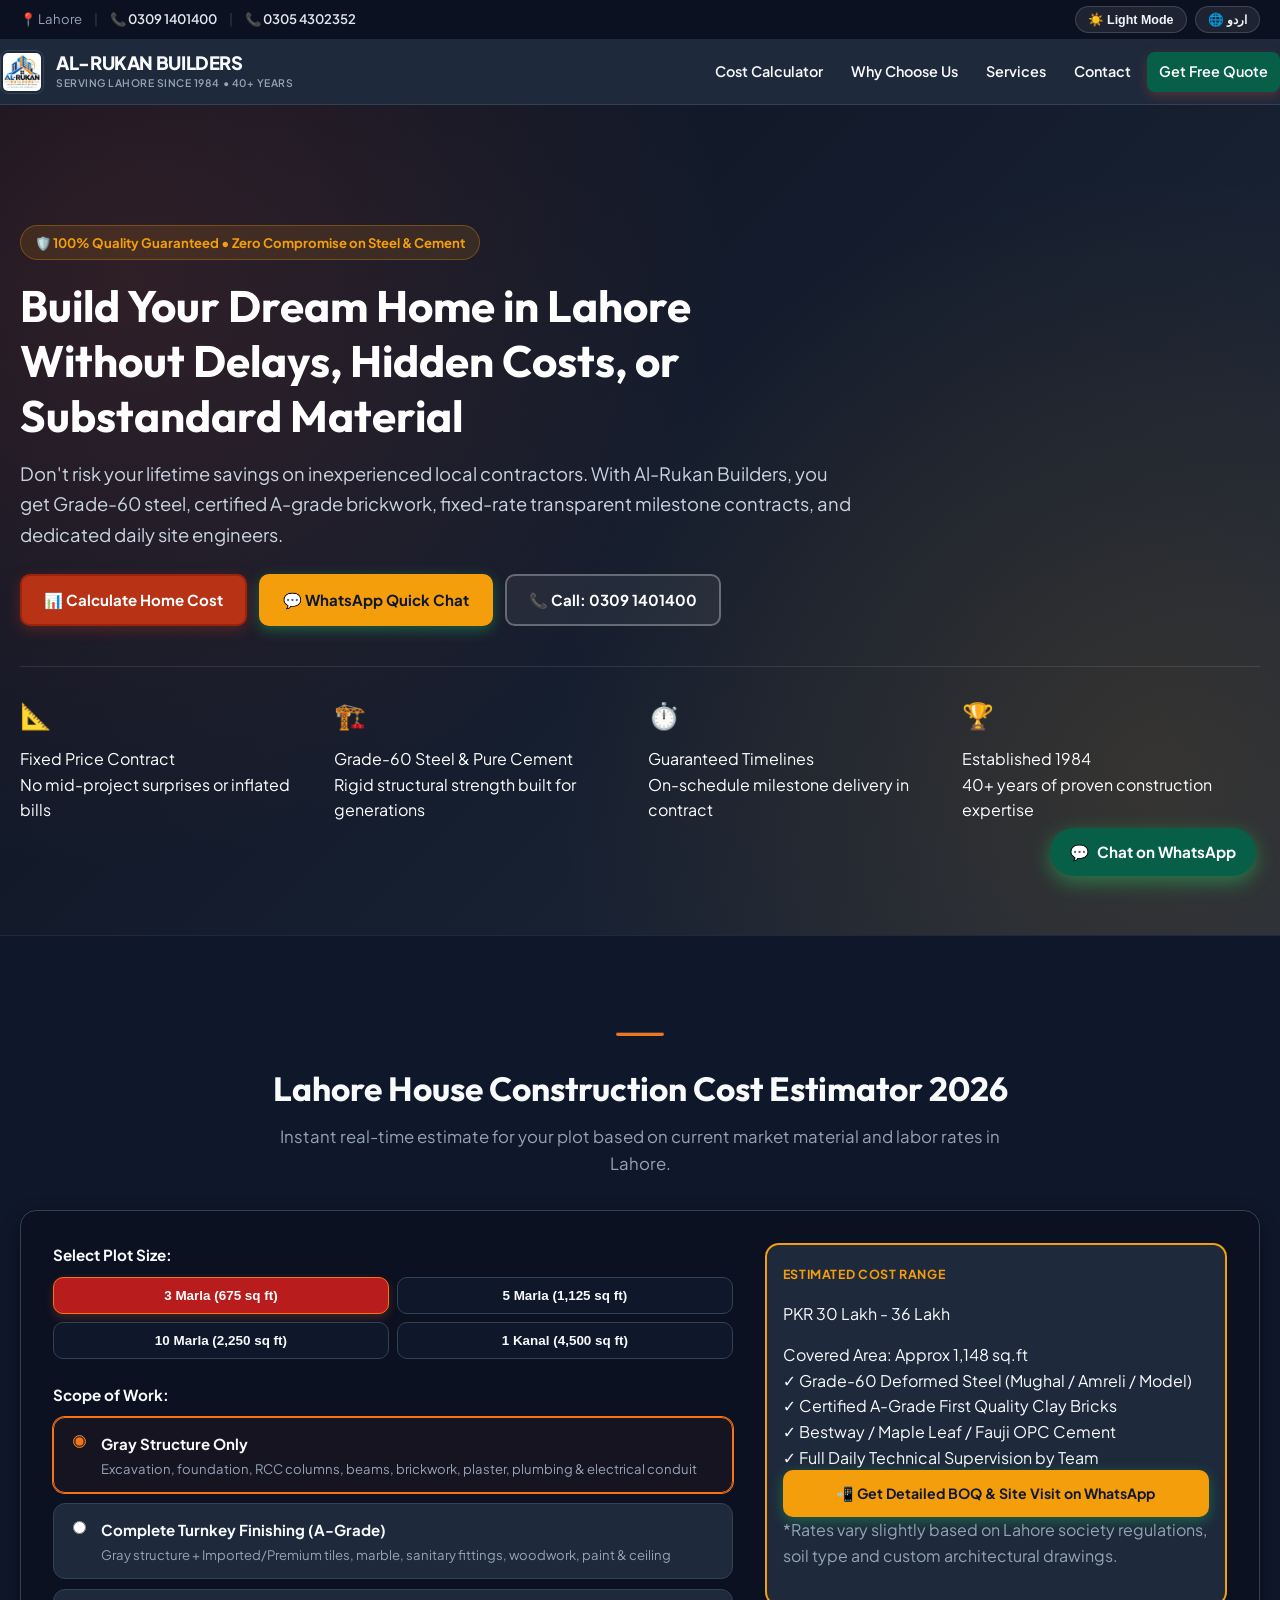
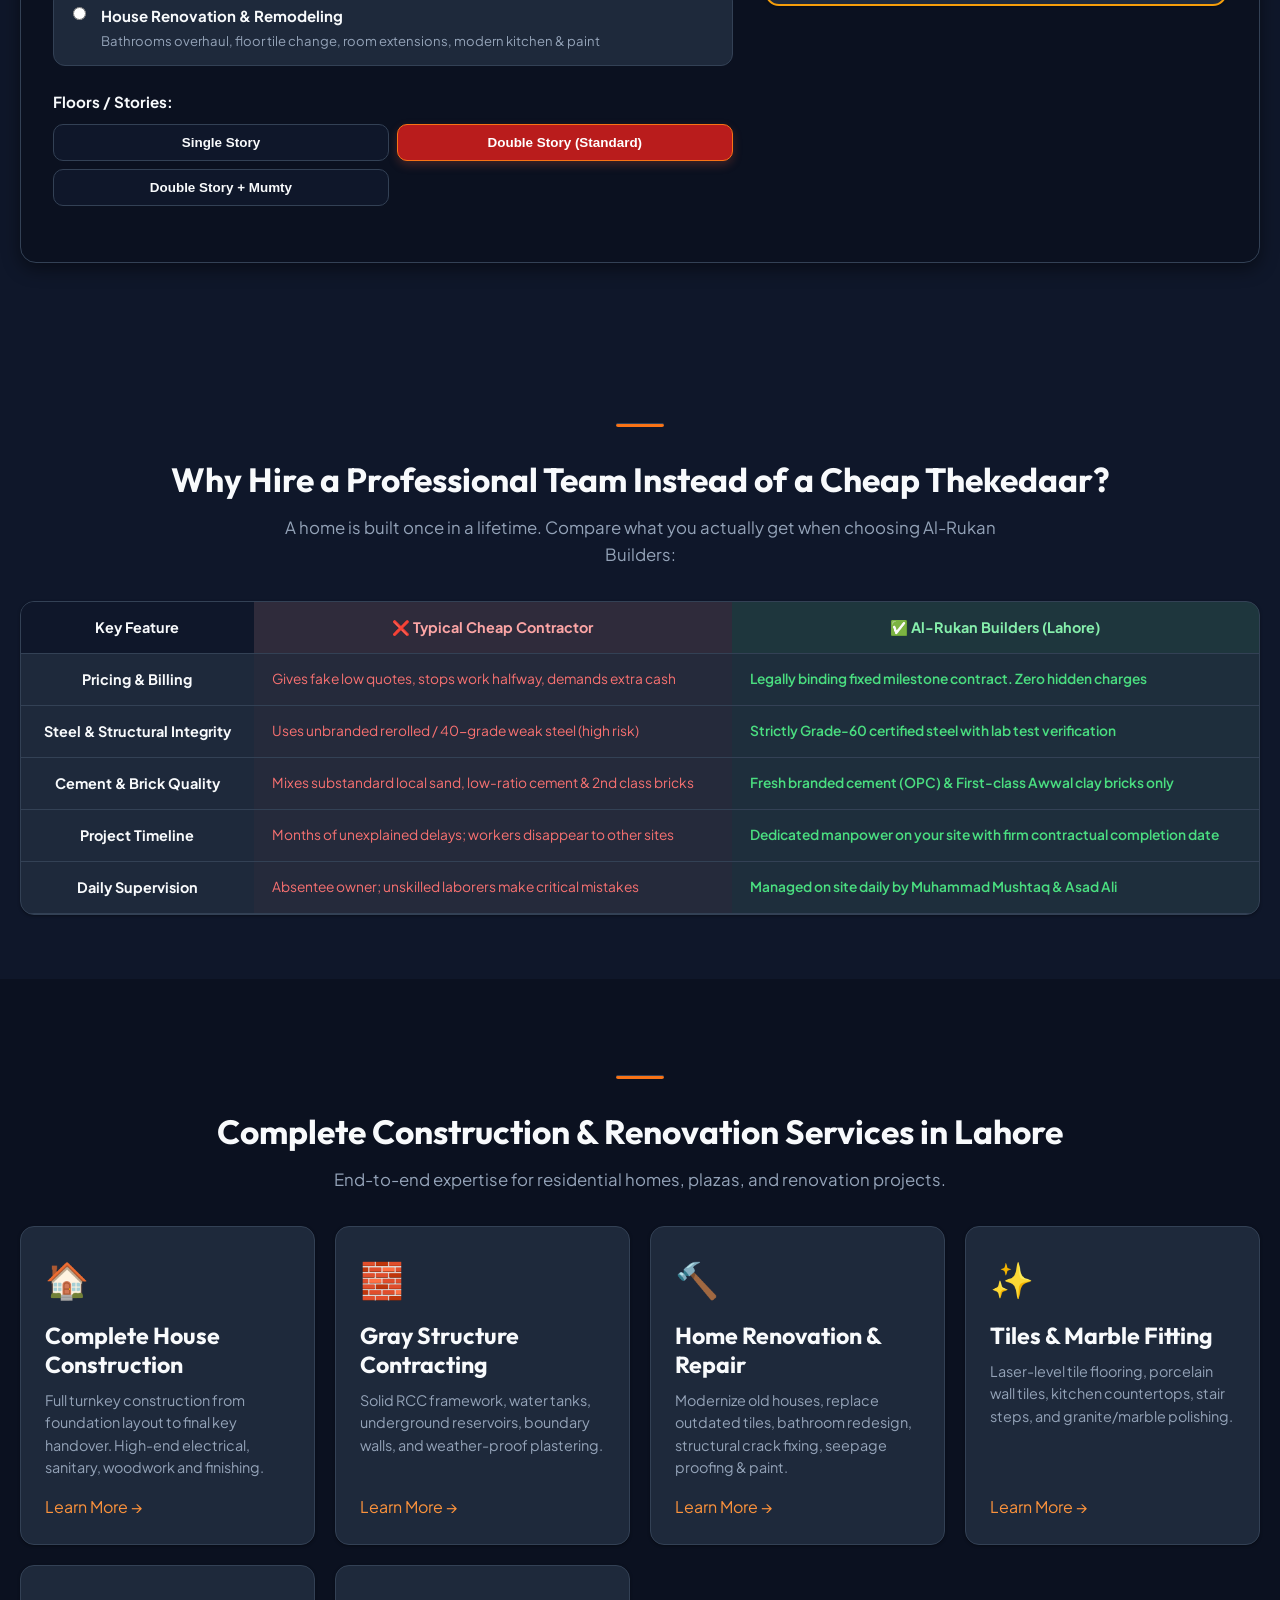
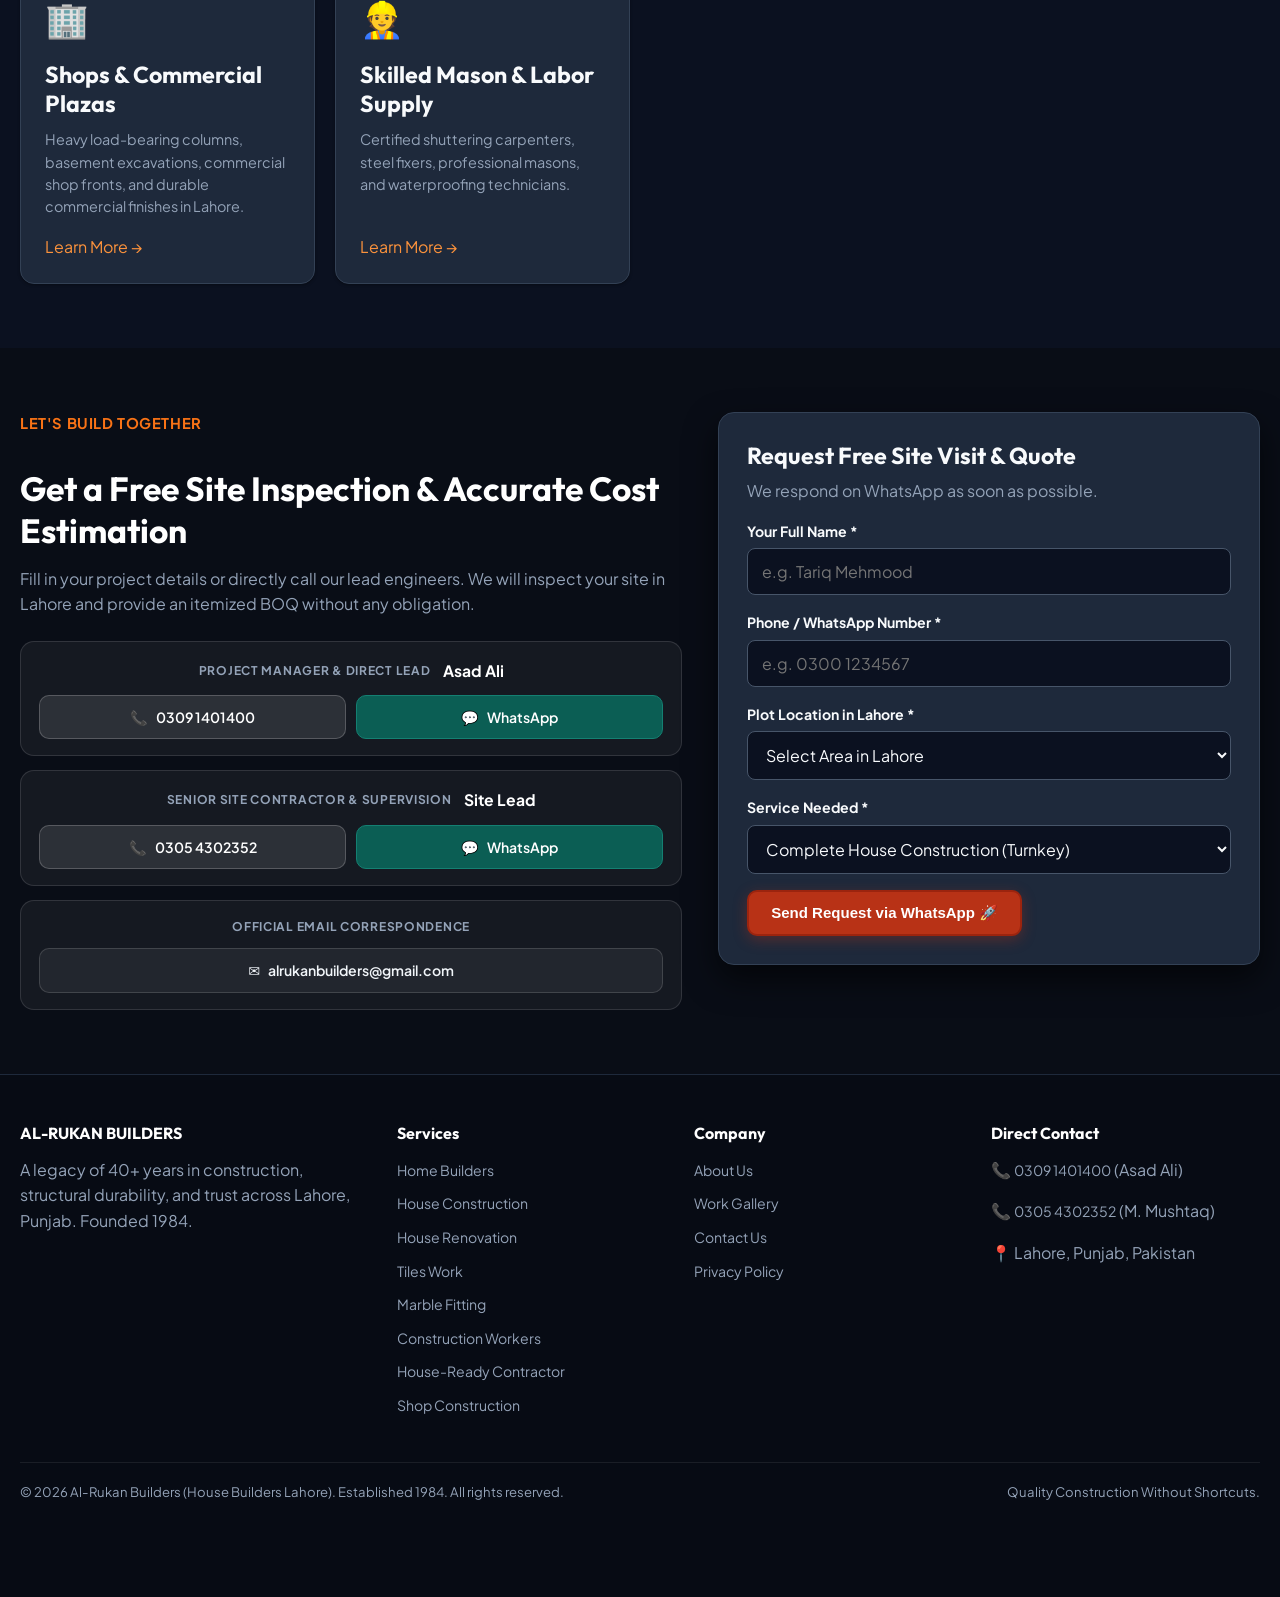
<file: index.html>
<!DOCTYPE html>

<html data-theme="light" lang="en">
<head>
<link href="assets/images/logo.png" rel="icon" type="image/png"/>
<meta charset="utf-8"/>
<meta content="width=device-width, initial-scale=1.0" name="viewport"/>
<title>Al-Rukan Builders Lahore | Professional House Construction &amp; Renovation Since 1984</title>
<meta content="Build your dream home in Lahore with zero shortcuts. A-Grade materials, 60-grade steel, fixed pricing &amp; daily supervision. Cost calculator &amp; WhatsApp quotes." name="description"/>
<style id="critical-css">:root{--font-main:'Plus Jakarta Sans',system-ui,-apple-system,sans-serif;--font-heading:'Outfit',sans-serif;--font-urdu:'Noto Nastaliq Urdu',serif;--accent:#E05638;--accent-hover:#C94225;--accent-soft:rgba(224,86,56,0.12);--safety:#F59E0B;--wa-green:#25D366;--wa-dark:#1EBE5D;--bg-main:#FFFFFF;--bg-alt:#F8FAFC;--bg-card:#FFFFFF;--border-subtle:#E2E8F0;--border-strong:#CBD5E1;--text-main:#0F172A;--text-muted:#64748B;--text-inverse:#FFFFFF;--shadow-sm:0 1px 3px rgba(15,23,42,0.08);--shadow-md:0 6px 18px rgba(15,23,42,0.08);--shadow-lg:0 14px 32px rgba(15,23,42,0.12);--max:1180px}[data-theme="dark"]{--bg-main:#0B1120;--bg-alt:#0F172A;--bg-card:#1E293B;--border-subtle:#334155;--border-strong:#475569;--text-main:#F8FAFC;--text-muted:#94A3B8;--text-inverse:#0F172A;--shadow-sm:0 1px 3px rgba(0,0,0,0.35);--shadow-md:0 6px 18px rgba(0,0,0,0.45);--shadow-lg:0 14px 32px rgba(0,0,0,0.6)}*,*::before,*::after{box-sizing:border-box}html{scroll-behavior:smooth;-webkit-text-size-adjust:100%}html,body{margin:0;padding:0;width:100%;overflow-x:hidden;font-family:var(--font-main);background-color:var(--bg-main);color:var(--text-main);line-height:1.6;transition:background-color 0.25s ease,color 0.25s ease}[dir="rtl"] body{font-family:var(--font-urdu),var(--font-main);line-height:1.95;text-align:right}[dir="rtl"] h1,[dir="rtl"] h2,[dir="rtl"] h3,[dir="rtl"] h4{font-family:var(--font-urdu),var(--font-heading);line-height:1.6}[dir="rtl"] .tel-link,[dir="rtl"] .phone-num,[dir="rtl"] a[href^="tel:"]{direction:ltr !important;unicode-bidi:embed !important;display:inline-block}.container{width:100%;max-width:var(--max);margin-left:auto;margin-right:auto;padding-left:20px;padding-right:20px}@media (max-width:640px){.container{padding-left:14px;padding-right:14px}}h1,h2,h3,h4{font-family:var(--font-heading);font-weight:700;color:var(--text-main);line-height:1.25;margin:0 0 12px 0;word-break:break-word}h1{font-size:clamp(1.75rem,5vw,2.75rem)}h2{font-size:clamp(1.4rem,3.8vw,2.1rem);margin-top:32px;margin-bottom:14px}.notice{background:var(--bg-alt);border-left:4px solid var(--accent);padding:14px 18px;border-radius:8px;margin:20px 0;color:var(--text-muted);font-size:0.95rem;line-height:1.6}[dir="rtl"] .notice{border-left:none;border-right:4px solid var(--accent)}h3{font-size:clamp(1.15rem,2.5vw,1.45rem)}h4{font-size:1.05rem}p{margin:0 0 16px 0;color:var(--text-muted)}a{color:var(--accent);text-decoration:none;transition:color 0.15s ease}a:hover{color:var(--accent-hover)}.top-strip{background:#0B1120;color:#94A3B8;font-size:0.82rem;border-bottom:1px solid #1E293B;padding:6px 0}.top-strip .container{display:flex;align-items:center;justify-content:space-between;flex-wrap:wrap;gap:8px 16px}.top-contacts{display:flex;align-items:center;gap:12px;flex-wrap:wrap}.top-strip a{color:#E2E8F0;font-weight:600}.top-strip a:hover{color:var(--safety)}.top-strip .divider{opacity:0.3}.top-controls{display:flex;align-items:center;gap:8px}.toggle-btn{display:inline-flex;align-items:center;gap:6px;background:rgba(255,255,255,0.08);border:1px solid rgba(255,255,255,0.15);color:#F8FAFC;padding:4px 10px;border-radius:6px;font-size:0.78rem;font-weight:600;cursor:pointer;transition:all 0.15s ease}.toggle-btn:hover{background:rgba(255,255,255,0.16);border-color:var(--safety)}@media (max-width:600px){.top-contacts span:nth-child(3),.top-contacts span:nth-child(4){display:none}}.site-header{position:sticky;top:0;z-index:90;background:var(--bg-card);border-bottom:1px solid var(--border-subtle);backdrop-filter:blur(12px);-webkit-backdrop-filter:blur(12px)}.nav-row{display:flex;align-items:center;justify-content:space-between;flex-wrap:wrap;padding:12px 0;gap:12px}.brand{display:flex;align-items:center;gap:10px;text-decoration:none;min-width:0;flex-shrink:1}.brand-mark{width:38px;height:38px;background:linear-gradient(135deg,var(--accent) 0%,var(--safety) 100%);border-radius:9px;display:flex;align-items:center;justify-content:center;color:#fff;font-weight:800;font-size:1.15rem;box-shadow:0 4px 10px rgba(224,86,56,0.3);flex-shrink:0}.brand-mark::before{content:"AR"}.brand-text{min-width:0}.brand-text .big{display:block;font-size:1.15rem;color:var(--text-main);font-weight:800;letter-spacing:-0.02em;white-space:normal;text-align:center;max-width:100%}.brand-text .small{display:block;font-size:0.68rem;letter-spacing:0.04em;color:var(--text-muted);font-weight:700;margin-top:1px;white-space:normal;text-align:center;max-width:100%}nav.main-nav{display:flex;gap:4px;align-items:center}nav.main-nav a{color:var(--text-main);font-weight:600;font-size:0.9rem;padding:8px 12px;border-radius:8px;white-space:normal;text-align:center;max-width:100%}nav.main-nav a:hover{background:var(--bg-alt);color:var(--accent)}.nav-cta{display:inline-flex;align-items:center;gap:6px;background:linear-gradient(135deg,var(--accent) 0%,var(--accent-hover) 100%);color:#FFFFFF !important;padding:8px 16px;font-weight:700;border-radius:8px;box-shadow:0 4px 12px rgba(224,86,56,0.25)}.nav-cta:hover{transform:translateY(-1px);box-shadow:0 6px 16px rgba(224,86,56,0.35)}.menu-toggle{display:none}@media (max-width:920px){.menu-toggle{display:inline-flex;align-items:center;justify-content:center;background:var(--bg-alt);border:1px solid var(--border-strong);color:var(--text-main);width:40px;height:40px;border-radius:8px;font-size:1.25rem;cursor:pointer;flex-shrink:0}nav.main-nav{display:none;width:100%;order:3;flex-direction:column;gap:6px;background:var(--bg-card);border-top:1px solid var(--border-subtle);padding:12px 0 6px;margin-top:8px}nav.main-nav.open{display:flex;animation:fadeInDown 0.2s ease-out}nav.main-nav a{width:100%;padding:11px 14px;font-size:0.95rem;background:var(--bg-alt)}.nav-cta{justify-content:center;margin-top:4px}}@keyframes fadeInDown{from{opacity:0;transform:translateY(-8px)}to{opacity:1;transform:translateY(0)}}@media (max-width:480px){.brand-text .big{font-size:1rem}.brand-text .small{font-size:0.62rem}}.hero{position:relative;overflow:hidden;background:linear-gradient(135deg,#0B1120 0%,#1E293B 100%);color:#FFFFFF;border-bottom:1px solid #1E293B}.hero::before{content:"";position:absolute;inset:0;background-image:radial-gradient(circle at 10% 20%,rgba(224,86,56,0.16) 0%,transparent 45%),radial-gradient(circle at 90% 80%,rgba(245,158,11,0.12) 0%,transparent 45%);pointer-events:none}.hero-inner{padding:56px 20px 48px;position:relative;z-index:1}@media (max-width:640px){.hero-inner{padding:36px 14px 32px}}.hero-badge{display:inline-flex;align-items:center;gap:8px;color:var(--safety);font-weight:700;font-size:0.82rem;background:rgba(245,158,11,0.12);padding:6px 14px;border-radius:30px;border:1px solid rgba(245,158,11,0.3);margin-bottom:18px;max-width:100%;word-break:break-word}.hero h1{color:#FFFFFF;max-width:24ch;margin-bottom:16px}.hero .lede{color:#CBD5E1;font-size:clamp(0.98rem,2.2vw,1.15rem);max-width:64ch;line-height:1.65;margin-bottom:24px}.hero-actions{display:flex;flex-wrap:wrap;gap:12px;margin-top:24px}@media (max-width:580px){.hero-actions{flex-direction:column}.hero-actions .btn{width:100%;text-align:center}}.btn{display:inline-flex;align-items:center;justify-content:center;gap:8px;padding:12px 22px;font-weight:700;font-size:0.94rem;border-radius:10px;border:2px solid transparent;color:#FFFFFF;cursor:pointer;transition:all 0.15s ease;white-space:normal;text-align:center;max-width:100%}.btn-solid{background:#B83216;background:linear-gradient(135deg,#B83216 0%,#9C240E 100%);color:#FFFFFF !important;box-shadow:0 4px 14px rgba(184,50,22,0.35)}.btn-solid:hover{transform:translateY(-2px);box-shadow:0 6px 18px rgba(224,86,56,0.45);color:#fff}.btn-safety{background:var(--wa-green);box-shadow:0 4px 14px rgba(37,211,102,0.35);color:#fff !important}.btn-safety:hover{background:var(--wa-dark);transform:translateY(-2px);color:#fff !important}.btn-outline{border-color:rgba(255,255,255,0.3);background:rgba(255,255,255,0.06)}.btn-outline:hover{background:rgba(255,255,255,0.15);border-color:#fff}.guarantees-grid{display:grid;grid-template-columns:repeat(4,1fr);gap:16px;margin-top:40px;border-top:1px solid rgba(255,255,255,0.1);padding-top:28px}@media (max-width:900px){.guarantees-grid{grid-template-columns:repeat(2,1fr);gap:14px}}@media (max-width:480px){.guarantees-grid{grid-template-columns:1fr;gap:12px}}.g-card{background:rgba(255,255,255,0.04);border:1px solid rgba(255,255,255,0.08);border-radius:12px;padding:16px;transition:all 0.2s ease}.g-card:hover{background:rgba(255,255,255,0.08);border-color:rgba(245,158,11,0.4)}.g-icon{font-size:1.6rem;margin-bottom:10px}.g-card h3{color:#FFFFFF;font-size:1rem;margin-bottom:6px}.g-card p{color:#94A3B8;font-size:0.85rem;margin:0;line-height:1.5}section{padding:64px 0}@media (max-width:640px){section{padding:44px 0}}.section-alt{background-color:var(--bg-alt)}.section-head{margin-bottom:36px}.section-head.center{text-align:center}.section-head p{font-size:clamp(0.95rem,2vw,1.05rem);max-width:62ch;margin:0 auto}.rule{width:48px;height:4px;background:var(--accent);border-radius:2px;margin-bottom:14px}.rule.center{margin-left:auto;margin-right:auto}.calc-section{background:var(--bg-alt);overflow:hidden}.calculator-card{display:grid;grid-template-columns:1.25fr 0.85fr;gap:32px;background:var(--bg-main);border:1px solid var(--border-subtle);border-radius:16px;padding:32px;box-shadow:var(--shadow-md);width:100%;max-width:100%;box-sizing:border-box}@media (max-width:880px){.calculator-card{grid-template-columns:100%;padding:16px 14px;gap:20px}}.calc-field{margin-bottom:24px}.calc-label{display:block;font-weight:700;margin-bottom:10px;font-size:0.95rem;color:var(--text-main)}.pill-group{display:grid;grid-template-columns:1fr 1fr;gap:8px;width:100%;box-sizing:border-box}@media (max-width:480px){#stories-group{grid-template-columns:1fr}}.pill-btn{background:var(--bg-alt);border:1.5px solid var(--border-subtle);color:var(--text-main);padding:10px 8px;border-radius:10px;font-weight:600;font-size:0.84rem;cursor:pointer;transition:all 0.15s ease;text-align:center;word-break:break-word;white-space:normal;width:100%;box-sizing:border-box;min-width:0}.pill-btn:hover{border-color:var(--accent);background:var(--accent-soft)}.pill-btn.active{background:var(--accent);border-color:var(--accent);color:#FFFFFF;box-shadow:0 4px 10px rgba(224,86,56,0.25)}.scope-options{display:grid;gap:10px}.scope-box{display:flex;gap:12px;padding:14px;border:1.5px solid var(--border-subtle);border-radius:12px;cursor:pointer;background:var(--bg-card);transition:all 0.15s ease;align-items:flex-start}.scope-box:hover{border-color:var(--accent);background:var(--accent-soft)}.scope-box.active{border-color:var(--accent);background:rgba(224,86,56,0.05);box-shadow:0 0 0 1px var(--accent)}.scope-box input{margin-top:3px;accent-color:var(--accent);cursor:pointer;flex-shrink:0}.scope-content{min-width:0}.scope-title{display:block;font-weight:700;color:var(--text-main);font-size:0.94rem}.scope-sub{display:block;font-size:0.82rem;color:var(--text-muted);margin-top:3px;line-height:1.45}.calc-result-box{background:var(--bg-card);border:2px solid var(--safety);border-radius:14px;padding:20px 16px;display:flex;flex-direction:column;justify-content:space-between;box-shadow:var(--shadow-sm);height:fit-content;width:100%;max-width:100%;box-sizing:border-box;overflow:hidden}.calc-result-box .btn{width:100%;white-space:normal;line-height:1.35;padding:12px 14px;font-size:0.88rem;box-sizing:border-box}.result-header{border-bottom:1px solid var(--border-subtle);padding-bottom:14px;margin-bottom:16px}.result-badge{color:var(--safety);font-weight:700;font-size:0.78rem;letter-spacing:0.05em;text-transform:uppercase}.result-area{font-size:0.92rem;color:var(--text-muted);margin-top:4px}.result-amount{margin:16px 0}.result-lbl{font-size:0.85rem;color:var(--text-muted);display:block;margin-bottom:6px}.result-val{font-family:var(--font-heading);font-size:clamp(1.4rem,4vw,2.1rem);font-weight:800;color:var(--accent);line-height:1.25;word-break:break-word}.result-disclaimer{font-size:0.78rem;color:var(--text-muted);line-height:1.45;margin-top:14px}.comparison-table-wrapper{overflow-x:auto;-webkit-overflow-scrolling:touch;background:var(--bg-card);border-radius:14px;border:1px solid var(--border-subtle);box-shadow:var(--shadow-sm);margin:0 auto;max-width:100%}.comparison-table{width:100%;min-width:620px;border-collapse:collapse;text-align:left}[dir="rtl"] .comparison-table{text-align:right}.comparison-table th,.comparison-table td{padding:14px 18px;border-bottom:1px solid var(--border-subtle);font-size:0.9rem;vertical-align:top}.comparison-table th{background:var(--bg-alt);font-weight:700;color:var(--text-main);white-space:normal;text-align:center;max-width:100%}.comparison-table th.bad-col{background:rgba(239,68,68,0.08);color:#DC2626}.comparison-table th.good-col{background:rgba(34,197,94,0.08);color:#16A34A}.comparison-table td.bad{background:rgba(239,68,68,0.03);color:#DC2626;font-size:0.86rem}.comparison-table td.good{background:rgba(34,197,94,0.03);color:var(--text-main);font-weight:600;font-size:0.86rem}.comparison-table .feat-title{font-weight:700;color:var(--text-main);white-space:normal;text-align:center;max-width:100%}.table-scroll-hint{display:none;font-size:0.78rem;color:var(--text-muted);text-align:center;margin-top:8px}@media (max-width:768px){.table-scroll-hint{display:block}}.grid{display:grid;gap:20px}.grid-3{grid-template-columns:repeat(auto-fit,minmax(min(100%,280px),1fr))}.service-card{background:var(--bg-card);border:1px solid var(--border-subtle);border-radius:14px;padding:24px;box-shadow:var(--shadow-sm);display:flex;flex-direction:column;transition:all 0.2s ease}.service-card:hover{transform:translateY(-3px);border-color:var(--accent);box-shadow:var(--shadow-md)}.service-icon{font-size:2.2rem;margin-bottom:14px}.service-card h3{margin-bottom:10px}.service-card p{font-size:0.9rem;line-height:1.55;margin-bottom:16px;flex-grow:1}.service-link{font-weight:700;font-size:0.9rem;display:inline-flex;align-items:center;gap:6px}.section-dark{background:#0B1120;color:#FFFFFF}.section-dark h2{color:#FFFFFF}.section-dark p{color:#94A3B8}.lead-wrapper{display:grid;grid-template-columns:1.1fr 0.9fr;gap:36px;align-items:start}@media (max-width:880px){.lead-wrapper{grid-template-columns:1fr;gap:28px}}.eyebrow-plain{color:var(--safety);font-weight:700;font-size:0.85rem;letter-spacing:0.05em;margin-bottom:10px}.direct-contact-cards{display:grid;gap:12px;margin-top:24px}.c-card{background:rgba(255,255,255,0.05);border:1px solid rgba(255,255,255,0.1);border-radius:12px;padding:14px 18px;display:flex;align-items:center;gap:14px}.c-icon{font-size:1.5rem;flex-shrink:0}.c-info{min-width:0}.c-lbl{display:block;font-size:0.78rem;color:#94A3B8;font-weight:600}.c-val{color:#FFFFFF;font-weight:700;font-size:1.05rem}.c-val:hover{color:var(--safety)}.lead-form-box{background:var(--bg-card);border-radius:16px;padding:28px;color:var(--text-main);box-shadow:var(--shadow-lg);border:1px solid var(--border-subtle)}@media (max-width:480px){.lead-form-box{padding:20px 16px}}.lead-form-box h3{margin-bottom:8px}.form-group{margin-bottom:16px}.form-group label{display:block;font-weight:700;font-size:0.88rem;margin-bottom:6px;color:var(--text-main)}.form-group input,.form-group select{width:100%;padding:12px 14px;border:1px solid var(--border-strong);border-radius:8px;font-size:1rem;background:var(--bg-main);color:var(--text-main);font-family:inherit;transition:border-color 0.15s ease}.form-group input:focus,.form-group select:focus{outline:2px solid var(--accent);border-color:transparent}footer.site-footer{background:#070B14;color:#94A3B8;padding:48px 0 24px;border-top:1px solid #1E293B}.footer-grid{display:grid;gap:28px;grid-template-columns:1.3fr 1fr 1fr 1fr}@media (max-width:820px){.footer-grid{grid-template-columns:1fr 1fr}}@media (max-width:480px){.footer-grid{grid-template-columns:1fr;gap:24px}}.footer-grid h4{color:#FFFFFF;margin-bottom:14px;font-size:1rem}.footer-grid ul{list-style:none;margin:0;padding:0}.footer-grid li{margin-bottom:8px}.footer-grid a{color:#94A3B8;font-size:0.88rem}.footer-grid a:hover{color:#FFFFFF}.footer-bottom{border-top:1px solid rgba(255,255,255,0.08);margin-top:36px;padding-top:18px;display:flex;flex-wrap:wrap;justify-content:space-between;gap:12px;font-size:0.82rem}.wa-float{position:fixed;bottom:24px;right:24px;background:var(--wa-green);color:#FFFFFF;padding:12px 20px;border-radius:30px;font-weight:700;font-size:0.95rem;display:flex;align-items:center;gap:8px;box-shadow:0 6px 20px rgba(37,211,102,0.45);z-index:80;transition:transform 0.2s ease}[dir="rtl"] .wa-float{right:auto;left:24px}.wa-float:hover{transform:translateY(-2px);color:#fff}.mobile-sticky-bar{display:none}@media (max-width:768px){body{padding-bottom:74px}.wa-float{display:none}.mobile-sticky-bar{display:flex;position:fixed;bottom:0;left:0;right:0;z-index:999;background:#0B1120;padding:8px 12px calc(8px + env(safe-area-inset-bottom,0px));gap:10px;box-shadow:0 -4px 18px rgba(0,0,0,0.4);border-top:1px solid #1E293B}.mobile-sticky-bar a{flex:1;display:flex;align-items:center;justify-content:center;gap:8px;padding:12px;border-radius:10px;font-weight:700;font-size:0.92rem;color:#FFFFFF}.mobile-sticky-bar a.call-btn{background:#1E293B;border:1px solid #334155}.mobile-sticky-bar a.wa-btn{background:var(--wa-green)}}html,body{overflow-x:hidden !important;width:100% !important;max-width:100vw !important;position:relative}.container,.calc-form,.calculator-card,.calc-result-box,.scope-box,.scope-options{max-width:100% !important;box-sizing:border-box !important;min-width:0 !important}.scope-box{width:100%;box-sizing:border-box}.scope-content{min-width:0;flex:1;word-break:break-word}.eyebrow-plain{color:var(--accent);font-weight:700;font-size:0.92rem;letter-spacing:0.04em;text-transform:uppercase;margin-bottom:12px}.hero-stats{display:grid;grid-template-columns:repeat(auto-fit,minmax(min(100%,140px),1fr));gap:16px;margin-top:36px;padding-top:24px;border-top:1px solid var(--border-subtle)}.hero-stats>div{padding:10px 14px;background:var(--bg-card);border:1px solid var(--border-subtle);border-radius:10px}.hero-stats .num{font-family:'Outfit',sans-serif;font-weight:800;font-size:1.75rem;color:var(--accent);line-height:1.1;display:block}.hero-stats .lbl{font-size:0.82rem;color:var(--text-muted);margin-top:4px}.contact-grid{display:grid;grid-template-columns:1.1fr 0.9fr;gap:28px;align-items:start}@media (max-width:820px){.contact-grid{grid-template-columns:1fr;gap:20px}}.people{list-style:none;margin:0;padding:0;display:flex;flex-direction:column;gap:12px}.people li{display:flex;justify-content:space-between;align-items:center;gap:12px;flex-wrap:wrap;padding:14px 18px;background:var(--bg-card);border:1px solid var(--border-subtle);border-radius:10px;box-shadow:var(--shadow-sm)}.people .name{font-weight:700;color:var(--text-main)}.people .role{color:var(--accent);font-size:0.85rem;font-weight:600}.people a{color:var(--primary);font-weight:700;word-break:break-word}.photo-slot{background:repeating-linear-gradient(135deg,var(--bg-alt) 0 4px,var(--bg-card) 4px 16px);border:2px dashed var(--border-strong);border-radius:12px;min-height:190px;display:flex;align-items:center;justify-content:center;text-align:center;color:var(--text-muted);font-size:0.9rem;font-weight:600;padding:18px;box-sizing:border-box;max-width:100%}.bp-card{position:relative;background:var(--bg-card);border:1px solid var(--border-subtle);border-radius:12px;padding:24px;box-shadow:var(--shadow-sm);box-sizing:border-box;max-width:100%}.bp-card::before,.bp-card::after{content:"";position:absolute;width:14px;height:14px;border-top:3px solid var(--accent);border-left:3px solid var(--accent);top:-1px;left:-1px}.bp-card::after{top:auto;left:auto;bottom:-1px;right:-1px;border:none;border-bottom:3px solid var(--accent);border-right:3px solid var(--accent)}.bp-card h3{margin-top:0;margin-bottom:8px;color:var(--text-main)}.bp-card p{margin-bottom:0;color:var(--text-muted)}.cta-band{background:linear-gradient(135deg,var(--primary) 0%,var(--primary-dark) 100%);color:#ffffff;padding:48px 0;border-radius:0}.cta-band h2,.cta-band p,.cta-band strong{color:#ffffff !important}.cta-band-inner{display:flex;flex-wrap:wrap;justify-content:space-between;align-items:center;gap:24px}@media (max-width:640px){.cta-band-inner{flex-direction:column;align-items:stretch;text-align:center}.cta-band-inner .btn{width:100%}}.related{list-style:none;margin:0;padding:0;display:grid;gap:12px;grid-template-columns:repeat(auto-fit,minmax(min(100%,200px),1fr))}.related a{display:block;border:1px solid var(--border-strong);border-radius:8px;padding:12px 16px;font-weight:600;color:var(--text-main);background:var(--bg-card);transition:all 0.2s ease;text-decoration:none;text-align:center}.related a:hover{border-color:var(--primary);background:var(--primary);color:#ffffff;text-decoration:none}.steps{display:grid;gap:16px;grid-template-columns:repeat(auto-fit,minmax(min(100%,220px),1fr));margin:24px 0}.step{padding:22px 20px;background:var(--bg-card);border:1px solid var(--border-subtle);border-radius:12px;box-shadow:var(--shadow-sm);box-sizing:border-box}.step .n{font-family:'Outfit',sans-serif;font-weight:800;font-size:1.8rem;color:var(--accent);display:block;margin-bottom:8px;line-height:1}.btn-solid{background:#B83216 !important;border-color:#9C240E !important;color:#ffffff !important}.btn-solid:hover{background:var(--accent-hover);border-color:var(--accent-hover)}.btn-safety{background:#f59e0b;border-color:#f59e0b;color:#0f172a !important}.btn-safety:hover{background:#d97706;border-color:#d97706}.section-alt{background:var(--bg-alt)}.section-dark{background:#090d16;color:#f1f5f9}.section-tight{padding:36px 0}.section-head{margin-bottom:32px}.rule{border:none;border-top:1px solid var(--border-subtle);margin:32px 0}.rule-light{border:none;border-top:1px solid rgba(255,255,255,0.12);margin:28px 0}@media (max-width:768px){body{padding-bottom:74px !important}}.brand-logo{width:44px;height:44px;object-fit:contain;border-radius:8px;background:var(--bg-card);padding:2px;border:1px solid var(--border-subtle);flex-shrink:0}.gallery-grid{display:grid;grid-template-columns:repeat(auto-fit,minmax(min(100%,320px),1fr));gap:22px;margin-top:24px}.gallery-card{background:var(--bg-card);border:1px solid var(--border-subtle);border-radius:14px;overflow:hidden;box-shadow:var(--shadow-sm);display:flex;flex-direction:column;transition:transform 0.25s ease,box-shadow 0.25s ease,border-color 0.25s ease}.gallery-card:hover{transform:translateY(-4px);box-shadow:var(--shadow-md);border-color:var(--primary)}.gallery-thumb-wrapper{position:relative;width:100%;aspect-ratio:16 / 11;overflow:hidden;background:var(--bg-alt)}.gallery-thumb-wrapper img{width:100%;height:100%;object-fit:cover;transition:transform 0.4s ease;display:block}.gallery-card:hover .gallery-thumb-wrapper img{transform:scale(1.04)}.gallery-card-body{padding:18px 20px;flex:1;display:flex;flex-direction:column}.gallery-card-body h3{font-size:1.12rem;margin-top:0;margin-bottom:8px;color:var(--text-main);line-height:1.3}.gallery-card-body p{color:var(--text-muted);font-size:0.9rem;margin-bottom:12px;line-height:1.5;flex:1}.gallery-card-tag{display:inline-block;align-self:flex-start;font-size:0.76rem;font-weight:700;letter-spacing:0.04em;text-transform:uppercase;padding:4px 10px;border-radius:6px;background:var(--bg-alt);color:var(--accent);border:1px solid var(--border-subtle)}@media (max-width:480px){.brand-logo{width:38px;height:38px}}.top-strip{background:#0B1120;color:#94A3B8;font-size:0.82rem;border-bottom:1px solid #1E293B;padding:6px 0;line-height:1.4}.top-strip .container{display:flex;align-items:center;justify-content:space-between;flex-wrap:wrap;gap:8px 16px}.top-contacts{display:flex;align-items:center;gap:12px;flex-wrap:wrap}.top-controls{display:flex;align-items:center;gap:8px}.toggle-btn{display:inline-flex;align-items:center;gap:6px;background:rgba(255,255,255,0.08);border:1px solid rgba(255,255,255,0.15);color:#F1F5F9;padding:5px 12px;border-radius:999px;font-size:0.78rem;font-weight:600;cursor:pointer;transition:all 0.2s ease;white-space:nowrap}.toggle-btn:hover{background:rgba(255,255,255,0.16);border-color:rgba(255,255,255,0.3)}@media (max-width:640px){.top-strip{padding:7px 0}.top-strip .container{display:flex;flex-direction:row;justify-content:space-between;align-items:center;gap:8px}.top-contacts{gap:8px;font-size:0.76rem}.top-contacts .desktop-only{display:none !important}.top-controls{gap:6px;flex-shrink:0}.toggle-btn{padding:4px 9px;font-size:0.72rem;gap:4px}}.direct-contact-cards{display:flex;flex-direction:column;gap:14px;margin-top:24px}.c-card{background:rgba(255,255,255,0.05);border:1px solid rgba(255,255,255,0.12);border-radius:14px;padding:16px 18px;display:flex;flex-direction:column;gap:12px;transition:border-color 0.2s,background 0.2s}.c-card:hover{border-color:rgba(245,158,11,0.4);background:rgba(255,255,255,0.08)}.c-card-header{display:flex;justify-content:space-between;align-items:center;flex-wrap:wrap;gap:6px 12px}.c-role{font-size:0.75rem;text-transform:uppercase;letter-spacing:0.06em;color:#94A3B8;font-weight:700}.c-person{color:#FFFFFF;font-size:0.98rem;font-weight:700}.c-card-actions{display:grid;grid-template-columns:1fr 1fr;gap:10px;width:100%}.c-action-btn{display:inline-flex;align-items:center;justify-content:center;gap:8px;padding:10px 14px;border-radius:10px;font-weight:600;font-size:0.88rem;text-decoration:none;white-space:nowrap;transition:all 0.2s ease;min-height:42px}.c-call-btn{background:rgba(255,255,255,0.1);color:#FFFFFF;border:1px solid rgba(255,255,255,0.2)}.c-call-btn:hover{background:rgba(255,255,255,0.2);color:var(--safety);border-color:var(--safety)}.c-wa-btn{background:#0B5E54;color:#FFFFFF !important;border:1px solid #148072}.c-wa-btn:hover{background:#25D366;color:#0B1120 !important}.c-email-btn{grid-column:1 / -1;background:rgba(255,255,255,0.06);color:#F1F5F9;border:1px solid rgba(255,255,255,0.14)}.c-email-btn:hover{background:rgba(255,255,255,0.12);color:var(--safety)}@media (max-width:420px){.c-card-actions{grid-template-columns:1fr 1fr;gap:8px}.c-action-btn{padding:8px 10px;font-size:0.8rem;gap:6px}}img{max-width:100%;height:auto}.gallery-grid{display:grid;grid-template-columns:repeat(auto-fit,minmax(min(100%,340px),1fr));gap:24px;margin-top:24px}@media (max-width:640px){.gallery-grid{grid-template-columns:1fr !important;gap:20px !important}}.gallery-card{background:var(--bg-card);border:1px solid var(--border-subtle);border-radius:14px;overflow:hidden;box-shadow:var(--shadow-sm);display:flex;flex-direction:column;transition:transform 0.25s ease,box-shadow 0.25s ease}.gallery-card:hover{transform:translateY(-3px);box-shadow:var(--shadow-md)}.gallery-thumb-wrap,.gallery-thumb-wrapper{position:relative;width:100%;background:#090e1a;overflow:hidden;display:flex;align-items:center;justify-content:center;cursor:pointer}.gallery-thumb-wrap img,.gallery-thumb-wrapper img{width:100%;height:auto;max-height:460px;object-fit:contain !important;display:block;transition:transform 0.3s ease}.gallery-card:hover .gallery-thumb-wrap img,.gallery-card:hover .gallery-thumb-wrapper img{transform:scale(1.02)}.image-modal{display:none;position:fixed;inset:0;z-index:10000;background:rgba(0,0,0,0.92);align-items:center;justify-content:center;padding:16px;backdrop-filter:blur(8px)}.image-modal.active{display:flex}.image-modal img{max-width:95vw;max-height:90vh;object-fit:contain;border-radius:8px;box-shadow:0 10px 40px rgba(0,0,0,0.8)}.image-modal-close{position:absolute;top:18px;right:22px;background:rgba(255,255,255,0.15);border:none;color:#fff;font-size:2rem;width:44px;height:44px;border-radius:50%;cursor:pointer;display:flex;align-items:center;justify-content:center;line-height:1}.site-header{padding:0}.nav-row{display:flex;align-items:center;justify-content:space-between;padding:10px 0}.brand{display:flex;align-items:center;gap:12px;text-decoration:none}.brand-logo{width:44px;height:44px;border-radius:8px;object-fit:contain}.brand-text{display:flex;flex-direction:column}.brand-text .big{font-weight:800;font-size:1.15rem;line-height:1.2;color:var(--text-main);text-align:left}[dir="rtl"] .brand-text .big{text-align:right}.brand-text .small{font-size:0.65rem;font-weight:600;color:var(--text-muted);letter-spacing:0.05em;text-align:left}[dir="rtl"] .brand-text .small{text-align:right}@media (max-width:480px){.brand-logo{width:38px;height:38px}.brand-text .big{font-size:1rem}.brand-text .small{font-size:0.6rem}.top-strip{font-size:0.75rem;padding:6px 0}.top-strip .container{padding-left:12px;padding-right:12px}}.site-footer{padding-bottom:95px !important;position:relative;z-index:10}.site-footer a{position:relative;z-index:12}.goog-te-banner-frame,.goog-te-banner-frame.skiptranslate,iframe[id=":1.container"],#goog-gt-tt,.goog-te-balloon-frame{display:none !important;visibility:hidden !important;height:0 !important;width:0 !important}body{top:0px !important;position:static !important}.skiptranslate{display:none !important}.sr-only{position:absolute;width:1px;height:1px;padding:0;margin:-1px;overflow:hidden;clip:rect(0,0,0,0);white-space:nowrap;border-width:0}:root{--accent:#C4381C;--accent-hover:#A82E15;--wa-green:#15803D;--wa-dark:#166534}[data-theme="dark"]{--accent:#F97316;--accent-hover:#EA580C}[data-theme="dark"] .bad{color:#F87171 !important}[data-theme="dark"] .good{color:#4ADE80 !important}[data-theme="dark"] th.bad-col{color:#FCA5A5 !important}[data-theme="dark"] th.good-col{color:#86EFAC !important}[data-theme="dark"] .card-link{color:#FB923C !important}.pill-btn.active{background:#B91C1C !important;color:#FFFFFF !important}.btn-wa,.nav-cta,.mobile-action-wa,.wa-float{background:#15803D !important;color:#FFFFFF !important}.btn-wa,.nav-cta,.mobile-action-wa,.wa-float{background-color:#065F46 !important;color:#FFFFFF !important}.btn-lead,.btn-primary{background-color:#991B1B !important;color:#FFFFFF !important}[data-theme="dark"] .btn-lead,[data-theme="dark"] .btn-primary{background-color:#DC2626 !important;color:#FFFFFF !important}.btn-solid,.btn-solid span{color:#FFFFFF !important}.c-wa-btn,.c-wa-btn span{color:#FFFFFF !important}</style>
<link rel="preload" href="assets/style.css?v=20260917h" as="style" onload="this.onload=null;this.rel='stylesheet'"/>
<noscript><link rel="stylesheet" href="assets/style.css?v=20260917h"/></noscript>
<link rel="preload" href="assets/images/logo.webp" as="image" type="image/webp" fetchpriority="high"/>
<link href="https://fonts.googleapis.com" rel="preconnect"/>
<link crossorigin="" href="https://fonts.gstatic.com" rel="preconnect"/>
<link href="https://fonts.googleapis.com/css2?family=Noto+Nastaliq+Urdu:wght@500;700&amp;family=Outfit:wght@600;700;800&amp;family=Plus+Jakarta+Sans:wght@400;500;600;700;800&amp;display=swap" rel="stylesheet" media="print" onload="this.media='all'"/>
<noscript><link rel="stylesheet" href="https://fonts.googleapis.com/css2?family=Noto+Nastaliq+Urdu:wght@500;700&amp;family=Outfit:wght@600;700;800&amp;family=Plus+Jakarta+Sans:wght@400;500;600;700;800&amp;display=swap"/></noscript>
<link href="https://lahore-construction.work.gd/" rel="canonical"/><meta content="website" property="og:type"/><meta content="Al-Rukan Builders Lahore" property="og:site_name"/><meta content="https://lahore-construction.work.gd/" property="og:url"/><meta content="Al-Rukan Builders Lahore | House Construction &amp; Renovation Since 1984" property="og:title"/><meta content="Build your dream home in Lahore with zero shortcuts. A-Grade materials, 60-grade steel, fixed pricing &amp; daily supervision." property="og:description"/><meta content="https://lahore-construction.work.gd/assets/images/completed-house-front.webp" property="og:image"/><meta content="summary_large_image" name="twitter:card"/><meta content="Al-Rukan Builders Lahore | House Construction &amp; Renovation Since 1984" name="twitter:title"/><meta content="Build your dream home in Lahore with zero shortcuts. A-Grade materials, 60-grade steel, fixed pricing &amp; daily supervision." name="twitter:description"/><meta content="https://lahore-construction.work.gd/assets/images/completed-house-front.webp" name="twitter:image"/><script type="application/ld+json">{
  "@context": "https://schema.org",
  "@type": "GeneralContractor",
  "name": "Al-Rukan Builders",
  "alternateName": "House Builders Lahore",
  "url": "https://lahore-construction.work.gd/",
  "logo": "https://lahore-construction.work.gd/assets/images/logo.png",
  "image": "https://lahore-construction.work.gd/assets/images/completed-house-front.webp",
  "telephone": "+923091401400",
  "email": "alrukanbuilders@gmail.com",
  "address": {
    "@type": "PostalAddress",
    "addressLocality": "Lahore",
    "addressRegion": "Punjab",
    "addressCountry": "PK"
  },
  "geo": {
    "@type": "GeoCoordinates",
    "latitude": "31.5204",
    "longitude": "74.3587"
  },
  "priceRange": "$$",
  "openingHours": "Mo-Su 08:00-20:00"
}</script></head>
<body>
<!-- Top Info Bar -->
<div class="top-strip">
<div class="container">
<div class="top-contacts">
<span>📍 Lahore</span>
<span class="divider desktop-only">|</span>
<span>📞 <a href="tel:+923091401400">0309 1401400</a></span>
<span class="divider desktop-only">|</span>
<span class="desktop-only">📞 <a href="tel:+923054302352">0305 4302352</a></span>
</div>
<div class="top-controls">
<button aria-label="Toggle Dark/Light Mode" class="toggle-btn" id="theme-toggle" type="button"><span class="icon">🌙</span> <span class="lbl">Dark Mode</span></button>
<button  class="toggle-btn lang-btn" id="lang-toggle" type="button"><span class="icon">🌐</span> <span class="lbl" id="lang-lbl">اردو</span></button>
</div>
</div>
</div>
<header class="site-header">
<div class="container nav-row">
<div class="brand">
<img alt="Al-Rukan Builders Logo" class="brand-logo" height="44" src="assets/images/logo.webp" width="44" fetchpriority="high"/>
<div class="brand-text">
<span class="big">AL-RUKAN BUILDERS</span>
<span class="small" data-en="SERVING LAHORE SINCE 1984 • 40+ YEARS" data-ur="لاہور میں 1984 سے بااعتماد نام • 40+ سالہ تجربہ">SERVING LAHORE SINCE 1984 • 40+ YEARS</span>
</div>
</div>
<nav class="main-nav" id="main-nav">
<a class="nav-link" data-en="Cost Calculator" data-ur="لاگت کیلکولیٹر" href="#calculator">Cost Calculator</a>
<a class="nav-link" data-en="Why Choose Us" data-ur="ہمیں کیوں منتخب کریں" href="#why-us">Why Choose Us</a>
<a class="nav-link" data-en="Services" data-ur="ہماری خدمات" href="#services">Services</a>
<a class="nav-link" data-en="Contact" data-ur="رابطہ کریں" href="#contact">Contact</a>
<a class="nav-cta" href="https://wa.me/923091401400?text=Hi%20Al-Rukan%20Builders%2C%20I%20need%20a%20construction%20quote%20for%20my%20plot%20in%20Lahore" rel="noopener" target="_blank">
<span data-en="Get Free Quote" data-ur="مفت تخمینہ حاصل کریں">Get Free Quote</span>
</a>
</nav>
<button aria-label="Menu" class="menu-toggle" id="menu-toggle">☰</button>
</div>
</header>
<main id="main-content">
<!-- Hero Section: Customer Value & Why Hire Us -->
<section class="hero">
<div class="container hero-inner">
<div class="hero-badge" data-en="🛡️ 100% Quality Guaranteed • Zero Compromise on Steel &amp; Cement" data-ur="🛡️ 100% معیاری میٹریل کی گارنٹی • اسٹیل اور سیمنٹ پر کوئی سمجھوتہ نہیں">
      🛡️ 100% Quality Guaranteed • Zero Compromise on Steel &amp; Cement
    </div>
<h1 data-en="Build Your Dream Home in Lahore Without Delays, Hidden Costs, or Substandard Material" data-ur="لاہور میں اپنا گھر بغیر تاخیر، پوشیدہ اخراجات اور ناقص میٹریل کے تعمیر کروائیں" id="hero-title">
      Build Your Dream Home in Lahore Without Delays, Hidden Costs, or Substandard Material
    </h1>
<p class="lede" data-en="Don't risk your lifetime savings on inexperienced local contractors. With Al-Rukan Builders, you get Grade-60 steel, certified A-grade brickwork, fixed-rate transparent milestone contracts, and dedicated daily site engineers." data-ur="زندگی بھر کی جمع پونجی غیر تربیت یافتہ ٹھیکیداروں کے سپرد نہ کریں۔ الرکن بلڈرز کے ساتھ گریڈ 60 اسٹیل، اے کلاس اینٹیں، فکسڈ ریٹ معقول معاہدہ اور روزانہ انجینئرنگ سپروائژن حاصل کریں۔" id="hero-desc">
      Don't risk your lifetime savings on inexperienced local contractors. With Al-Rukan Builders, you get Grade-60 steel, certified A-grade brickwork, fixed-rate transparent milestone contracts, and dedicated daily site engineers.
    </p>
<div class="hero-actions">
<a class="btn btn-solid" href="#calculator">
<span data-en="📊 Calculate Home Cost" data-ur="📊 گھر کی لاگت معلوم کریں">📊 Calculate Home Cost</span>
</a>
<a class="btn btn-safety" href="https://wa.me/923091401400?text=Hi%2C%20I%20want%20to%20discuss%20house%20construction%20in%20Lahore" rel="noopener" target="_blank">
<span data-en="💬 WhatsApp Quick Chat" data-ur="💬 واٹس ایپ پر فوری رابطہ">💬 WhatsApp Quick Chat</span>
</a>
<a class="btn btn-outline" href="tel:+923091401400">
<span data-en="📞 Call: 0309 1401400" data-ur="📞 کال کریں: 0309 1401400">📞 Call: 0309 1401400</span>
</a>
</div>
<!-- Guarantees Grid -->
<div class="guarantees-grid">
<div class="guarantee-card">
<div class="g-icon">📐</div>
<div class="g-title" data-en="Fixed Price Contract" data-ur="فکسڈ قیمت کا معاہدہ">Fixed Price Contract</div>
<div class="g-desc" data-en="No mid-project surprises or inflated bills" data-ur="درمیان میں کوئی پوشیدہ یا اضافی چارجز نہیں">No mid-project surprises or inflated bills</div>
</div>
<div class="guarantee-card">
<div class="g-icon">🏗️</div>
<div class="g-title" data-en="Grade-60 Steel &amp; Pure Cement" data-ur="گریڈ 60 اسٹیل اور خالص سیمنٹ">Grade-60 Steel &amp; Pure Cement</div>
<div class="g-desc" data-en="Rigid structural strength built for generations" data-ur="نسلوں تک قائم رہنے والی مضبوط بنیادیں">Rigid structural strength built for generations</div>
</div>
<div class="guarantee-card">
<div class="g-icon">⏱️</div>
<div class="g-title" data-en="Guaranteed Timelines" data-ur="وقت کی پابندی">Guaranteed Timelines</div>
<div class="g-desc" data-en="On-schedule milestone delivery in contract" data-ur="طے شدہ وقت کے مطابق مرحلہ وار کام">On-schedule milestone delivery in contract</div>
</div>
<div class="guarantee-card">
<div class="g-icon">🏆</div>
<div class="g-title" data-en="Established 1984" data-ur="قیام 1984 سے">Established 1984</div>
<div class="g-desc" data-en="40+ years of proven construction expertise" data-ur="لاہور میں 40 سال سے زائد کا بااعتماد ریکارڈ">40+ years of proven construction expertise</div>
</div>
</div>
</div>
</section>
<!-- Cost Estimator Calculator Section -->
<section class="calc-section" id="calculator">
<div class="container">
<div class="section-head center">
<div class="rule center"></div>
<h2 data-en="Lahore House Construction Cost Estimator 2026" data-ur="لاہور گھر تعمیراتی لاگت کیلکولیٹر 2026">Lahore House Construction Cost Estimator 2026</h2>
<p data-en="Instant real-time estimate for your plot based on current market material and labor rates in Lahore." data-ur="لاہور کے موجودہ مارکیٹ ریٹس کے مطابق اپنے پلاٹ کا فوری تخمینہ لگائیں۔">Instant real-time estimate for your plot based on current market material and labor rates in Lahore.</p>
</div>
<div class="calculator-card">
<div class="calc-form">
<!-- Plot Size -->
<div class="calc-field">
<label class="calc-label" data-en="Select Plot Size:" data-ur="پلاٹ کا سائز منتخب کریں:">Select Plot Size:</label>
<div class="pill-group" id="plot-group">
<button class="pill-btn active" data-size="3" type="button">3 Marla (675 sq ft)</button>
<button class="pill-btn" data-size="5" type="button">5 Marla (1,125 sq ft)</button>
<button class="pill-btn" data-size="10" type="button">10 Marla (2,250 sq ft)</button>
<button class="pill-btn" data-size="20" type="button">1 Kanal (4,500 sq ft)</button>
</div>
</div>
<!-- Construction Type -->
<div class="calc-field">
<label class="calc-label" data-en="Scope of Work:" data-ur="کام کی نوعیت:">Scope of Work:</label>
<div class="scope-options">
<label class="scope-box active">
<input checked="" name="scope" type="radio" value="gray"/>
<div class="scope-content">
<span class="scope-title" data-en="Gray Structure Only" data-ur="صرف گرے اسٹرکچر">Gray Structure Only</span>
<span class="scope-sub" data-en="Excavation, foundation, RCC columns, beams, brickwork, plaster, plumbing &amp; electrical conduit" data-ur="بنیادیں، لینٹر، چنائی، پلستر، بجلی اور پائپنگ کا مکمل گرے فریم">Excavation, foundation, RCC columns, beams, brickwork, plaster, plumbing &amp; electrical conduit</span>
</div>
</label>
<label class="scope-box">
<input name="scope" type="radio" value="turnkey"/>
<div class="scope-content">
<span class="scope-title" data-en="Complete Turnkey Finishing (A-Grade)" data-ur="مکمل تیار گھر (اے پلس فنشنگ)">Complete Turnkey Finishing (A-Grade)</span>
<span class="scope-sub" data-en="Gray structure + Imported/Premium tiles, marble, sanitary fittings, woodwork, paint &amp; ceiling" data-ur="گرے اسٹرکچر بمعہ بہترین ٹائلز، ماربل، سینیٹری، لکڑی کا کام، پینٹ اور فال سیلنگ">Gray structure + Imported/Premium tiles, marble, sanitary fittings, woodwork, paint &amp; ceiling</span>
</div>
</label>
<label class="scope-box">
<input name="scope" type="radio" value="renovation"/>
<div class="scope-content">
<span class="scope-title" data-en="House Renovation &amp; Remodeling" data-ur="گھر کی مکمل تزئین و آرائش / رینوویشن">House Renovation &amp; Remodeling</span>
<span class="scope-sub" data-en="Bathrooms overhaul, floor tile change, room extensions, modern kitchen &amp; paint" data-ur="واش رومز اپ گریڈ، فلورنگ ٹائلز، کمروں کی توسیع، کچن اور پینٹ ورک">Bathrooms overhaul, floor tile change, room extensions, modern kitchen &amp; paint</span>
</div>
</label>
</div>
</div>
<!-- Stories Selection -->
<div class="calc-field">
<label class="calc-label" data-en="Floors / Stories:" data-ur="منزلوں کی تعداد:">Floors / Stories:</label>
<div class="pill-group" id="stories-group">
<button class="pill-btn" data-en="Single Story" data-stories="1" data-ur="سنگل منزل" type="button">Single Story</button>
<button class="pill-btn active" data-en="Double Story (Standard)" data-stories="2" data-ur="ڈبل منزل (معیاری)" type="button">Double Story (Standard)</button>
<button class="pill-btn" data-en="Double Story + Mumty" data-stories="2.5" data-ur="ڈبل منزل + ممٹی" type="button">Double Story + Mumty</button>
</div>
</div>
</div>
<!-- Result Card -->
<div class="calc-result-box">
<div class="result-badge" data-en="Estimated Cost Range" data-ur="تخمینہ لاگت">Estimated Cost Range</div>
<div class="result-amount" id="cost-display">PKR 35 Lakh - 42 Lakh</div>
<div class="result-covered-area" id="area-display">Covered Area: Approx 2,000 sq.ft</div>
<div class="result-features">
<div class="feat-item">✓ <span data-en="Grade-60 Deformed Steel (Mughal / Amreli / Model)" data-ur="گریڈ 60 اسٹیل بارز">Grade-60 Deformed Steel (Mughal / Amreli / Model)</span></div>
<div class="feat-item">✓ <span data-en="Certified A-Grade First Quality Clay Bricks" data-ur="اول کوالٹی اینٹیں">Certified A-Grade First Quality Clay Bricks</span></div>
<div class="feat-item">✓ <span data-en="Bestway / Maple Leaf / Fauji OPC Cement" data-ur="بہترین برانڈڈ سیمنٹ">Bestway / Maple Leaf / Fauji OPC Cement</span></div>
<div class="feat-item">✓ <span data-en="Full Daily Technical Supervision by Team" data-ur="روزانہ سائٹ سپروائژن اور نگرانی">Full Daily Technical Supervision by Team</span></div>
</div>
<a class="btn btn-safety full-width" href="#" id="calc-whatsapp-btn" rel="noopener" target="_blank">
<span data-en="📲 Get Detailed BOQ &amp; Site Visit on WhatsApp" data-ur="📲 تفصیلی تخمینہ اور وزٹ واٹس ایپ پر بک کریں">📲 Get Detailed BOQ &amp; Site Visit on WhatsApp</span>
</a>
<p class="calc-disclaimer" data-en="*Rates vary slightly based on Lahore society regulations, soil type and custom architectural drawings." data-ur="*حتمی ریٹ سوسائٹی کے قواعد اور نقشے کے مطابق طے پاتے ہیں۔">*Rates vary slightly based on Lahore society regulations, soil type and custom architectural drawings.</p>
</div>
</div>
</div>
</section>
<!-- Why You Need Us vs Inexperienced Thekedaar -->
<section class="section-alt" id="why-us">
<div class="container">
<div class="section-head center">
<div class="rule center"></div>
<h2 data-en="Why Hire a Professional Team Instead of a Cheap Thekedaar?" data-ur="عام ٹھیکیدار کے بجائے پروفیشنل ٹیم کی ضرورت کیوں ہے؟">Why Hire a Professional Team Instead of a Cheap Thekedaar?</h2>
<p data-en="A home is built once in a lifetime. Compare what you actually get when choosing Al-Rukan Builders:" data-ur="گھر زندگی میں ایک بار بنتا ہے۔ دیکھئے غیر معیاری ٹھیکیدار اور الرکن بلڈرز میں کیا فرق ہے:">A home is built once in a lifetime. Compare what you actually get when choosing Al-Rukan Builders:</p>
</div>
<div class="comparison-table-wrapper">
<table class="comparison-table">
<thead>
<tr>
<th data-en="Key Feature" data-ur="اہم خصوصیت">Key Feature</th>
<th class="bad-col" data-en="❌ Typical Cheap Contractor" data-ur="❌ عام غیر معیاری ٹھیکیدار">❌ Typical Cheap Contractor</th>
<th class="good-col" data-en="✅ Al-Rukan Builders (Lahore)" data-ur="✅ الرکن بلڈرز (لاہور)">✅ Al-Rukan Builders (Lahore)</th>
</tr>
</thead>
<tbody>
<tr>
<td class="feat-title" data-en="Pricing &amp; Billing" data-ur="قیمت اور بلنگ">Pricing &amp; Billing</td>
<td class="bad" data-en="Gives fake low quotes, stops work halfway, demands extra cash" data-ur="پہلے سستا ریٹ بتاتے ہیں، کام روک کر اضافی پیسے مانگتے ہیں">Gives fake low quotes, stops work halfway, demands extra cash</td>
<td class="good" data-en="Legally binding fixed milestone contract. Zero hidden charges" data-ur="باقاعدہ قانونی تحریری معاہدہ۔ کوئی پوشیدہ اخراجات نہیں">Legally binding fixed milestone contract. Zero hidden charges</td>
</tr>
<tr>
<td class="feat-title" data-en="Steel &amp; Structural Integrity" data-ur="سریا اور بنیادی ڈھانچہ">Steel &amp; Structural Integrity</td>
<td class="bad" data-en="Uses unbranded rerolled / 40-grade weak steel (high risk)" data-ur="لوکل غیر معیاری یا 40 گریڈ سریا استعمال کرتے ہیں">Uses unbranded rerolled / 40-grade weak steel (high risk)</td>
<td class="good" data-en="Strictly Grade-60 certified steel with lab test verification" data-ur="صرف 60 گریڈ تصدیق شدہ اسٹیل مضبوط ترین لینٹر کے لیے">Strictly Grade-60 certified steel with lab test verification</td>
</tr>
<tr>
<td class="feat-title" data-en="Cement &amp; Brick Quality" data-ur="سیمنٹ اور اینٹ کا معیار">Cement &amp; Brick Quality</td>
<td class="bad" data-en="Mixes substandard local sand, low-ratio cement &amp; 2nd class bricks" data-ur="کم سیمنٹ اور دو نمبر اینٹیں استعمال کر کے نقصان پہنچاتے ہیں">Mixes substandard local sand, low-ratio cement &amp; 2nd class bricks</td>
<td class="good" data-en="Fresh branded cement (OPC) &amp; First-class Awwal clay bricks only" data-ur="بہترین برانڈڈ سیمنٹ اور اول کلاس پکی اینٹیں">Fresh branded cement (OPC) &amp; First-class Awwal clay bricks only</td>
</tr>
<tr>
<td class="feat-title" data-en="Project Timeline" data-ur="کام کی مدت">Project Timeline</td>
<td class="bad" data-en="Months of unexplained delays; workers disappear to other sites" data-ur="مہینوں کی غیر ضروری تاخیر، کاریگر کام چھوڑ کر بھاگ جاتے ہیں">Months of unexplained delays; workers disappear to other sites</td>
<td class="good" data-en="Dedicated manpower on your site with firm contractual completion date" data-ur="پابند کاریگر اور معاہدے کے مطابق بروقت گھر کی ہینڈ اوور">Dedicated manpower on your site with firm contractual completion date</td>
</tr>
<tr>
<td class="feat-title" data-en="Daily Supervision" data-ur="روزانہ نگرانی">Daily Supervision</td>
<td class="bad" data-en="Absentee owner; unskilled laborers make critical mistakes" data-ur="سائٹ پر کوئی ذمے دار موجود نہیں ہوتا، غلطیاں ہو جاتی ہیں">Absentee owner; unskilled laborers make critical mistakes</td>
<td class="good" data-en="Managed on site daily by Muhammad Mushtaq &amp; Asad Ali" data-ur="محمد مشتاق اور اسد علی خود موقع پر روزانہ نگرانی کرتے ہیں">Managed on site daily by Muhammad Mushtaq &amp; Asad Ali</td>
</tr>
</tbody>
</table>
</div>
</div>
</section>
<!-- Core Services -->
<section id="services">
<div class="container">
<div class="section-head center">
<div class="rule center"></div>
<h2 data-en="Complete Construction &amp; Renovation Services in Lahore" data-ur="لاہور میں ہماری تعمیراتی و تزئینی خدمات">Complete Construction &amp; Renovation Services in Lahore</h2>
<p data-en="End-to-end expertise for residential homes, plazas, and renovation projects." data-ur="رہائشی مکانات، پلازوں اور رینوویشن کے تمام مراحل میں 40 سالہ مہارت۔">End-to-end expertise for residential homes, plazas, and renovation projects.</p>
</div>
<div class="grid grid-3">
<div class="service-card">
<div class="service-icon">🏠</div>
<h3 data-en="Complete House Construction" data-ur="مکمل گھر کی تعمیر">Complete House Construction</h3>
<p data-en="Full turnkey construction from foundation layout to final key handover. High-end electrical, sanitary, woodwork and finishing." data-ur="بنیادوں سے لے کر فنشنگ تک مکمل تعمیر۔ پریمیم وائرنگ، سینیٹری، اور ووڈ ورک۔">Full turnkey construction from foundation layout to final key handover. High-end electrical, sanitary, woodwork and finishing.</p>
<a class="card-link" data-en="Learn More →" data-ur="تفصیلات جانیں ←" href="services/house-construction-in-lahore.html">Learn More →</a>
</div>
<div class="service-card">
<div class="service-icon">🧱</div>
<h3 data-en="Gray Structure Contracting" data-ur="گرے اسٹرکچر کنٹریکٹنگ">Gray Structure Contracting</h3>
<p data-en="Solid RCC framework, water tanks, underground reservoirs, boundary walls, and weather-proof plastering." data-ur="آر سی سی فریم، واٹر ٹینکس، زیر زمین حوض، باؤنڈری وال اور مضبوط پلاسٹر۔">Solid RCC framework, water tanks, underground reservoirs, boundary walls, and weather-proof plastering.</p>
<a class="card-link" data-en="Learn More →" data-ur="تفصیلات جانیں ←" href="services/house-ready-contractor-in-lahore.html">Learn More →</a>
</div>
<div class="service-card">
<div class="service-icon">🔨</div>
<h3 data-en="Home Renovation &amp; Repair" data-ur="گھر کی رینوویشن اور مرمت">Home Renovation &amp; Repair</h3>
<p data-en="Modernize old houses, replace outdated tiles, bathroom redesign, structural crack fixing, seepage proofing &amp; paint." data-ur="پرانے گھروں کو جدید بنانا، باتھ روم ری ڈیزائن، دراڑوں کی مرمت اور سیم کا خاتمہ۔">Modernize old houses, replace outdated tiles, bathroom redesign, structural crack fixing, seepage proofing &amp; paint.</p>
<a class="card-link" data-en="Learn More →" data-ur="تفصیلات جانیں ←" href="services/house-renovation-in-lahore.html">Learn More →</a>
</div>
<div class="service-card">
<div class="service-icon">✨</div>
<h3 data-en="Tiles &amp; Marble Fitting" data-ur="ٹائلز اور ماربل فٹنگ">Tiles &amp; Marble Fitting</h3>
<p data-en="Laser-level tile flooring, porcelain wall tiles, kitchen countertops, stair steps, and granite/marble polishing." data-ur="لیزر لیول ٹائل فٹنگ، پورسلین ٹائلز، کچن کاؤنٹر ٹاپس اور گرینائٹ پالش۔">Laser-level tile flooring, porcelain wall tiles, kitchen countertops, stair steps, and granite/marble polishing.</p>
<a class="card-link" data-en="Learn More →" data-ur="تفصیلات جانیں ←" href="services/tiles-work-in-lahore.html">Learn More →</a>
</div>
<div class="service-card">
<div class="service-icon">🏢</div>
<h3 data-en="Shops &amp; Commercial Plazas" data-ur="دکانیں اور کمرشل پلازے">Shops &amp; Commercial Plazas</h3>
<p data-en="Heavy load-bearing columns, basement excavations, commercial shop fronts, and durable commercial finishes in Lahore." data-ur="کمرشل شاپس، بیسمنٹ کھدائی اور مضبوط کمرشل عمارتوں کی تعمیر۔">Heavy load-bearing columns, basement excavations, commercial shop fronts, and durable commercial finishes in Lahore.</p>
<a class="card-link" data-en="Learn More →" data-ur="تفصیلات جانیں ←" href="services/shop-construction-builders-in-lahore.html">Learn More →</a>
</div>
<div class="service-card">
<div class="service-icon">👷</div>
<h3 data-en="Skilled Mason &amp; Labor Supply" data-ur="ماہر کاریگر اور راج مزدور">Skilled Mason &amp; Labor Supply</h3>
<p data-en="Certified shuttering carpenters, steel fixers, professional masons, and waterproofing technicians." data-ur="ماہر شٹرنگ کارپینٹر، سریا بائنڈر، راج مستری اور واٹر پروفنگ ایکسپرٹس۔">Certified shuttering carpenters, steel fixers, professional masons, and waterproofing technicians.</p>
<a class="card-link" data-en="Learn More →" data-ur="تفصیلات جانیں ←" href="services/construction-workers-in-lahore.html">Learn More →</a>
</div>
</div>
</div>
</section>
<!-- Lead Capture & Fast Quote Section -->
<section class="section-dark" id="contact">
<div class="container">
<div class="lead-wrapper">
<div class="lead-info">
<div class="eyebrow-plain" data-en="LET'S BUILD TOGETHER" data-ur="آئیے مل کر تعمیر کریں">LET'S BUILD TOGETHER</div>
<h2 data-en="Get a Free Site Inspection &amp; Accurate Cost Estimation" data-ur="مفت سائٹ انسپیکشن اور تخمینہ لاگت حاصل کریں">Get a Free Site Inspection &amp; Accurate Cost Estimation</h2>
<p data-en="Fill in your project details or directly call our lead engineers. We will inspect your site in Lahore and provide an itemized BOQ without any obligation." data-ur="اپنے پلاٹ کی تفصیلات درج کریں یا براہ راست کال کریں۔ ہماری ٹیم آپ کے پلاٹ کا معائنہ کر کے تفصیلی خرچے کا حساب پیش کرے گی۔">Fill in your project details or directly call our lead engineers. We will inspect your site in Lahore and provide an itemized BOQ without any obligation.</p>
<div class="direct-contact-cards">
<div class="c-card">
<div class="c-card-header">
<span class="c-role" data-en="Project Manager &amp; Direct Lead" data-ur="پروجیکٹ مینیجر">Project Manager &amp; Direct Lead</span>
<strong class="c-person">Asad Ali</strong>
</div>
<div class="c-card-actions">
<a class="c-action-btn c-call-btn" href="tel:+923091401400">
<span>📞</span> <span>0309 1401400</span>
</a>
<a class="c-action-btn c-wa-btn" href="https://wa.me/923091401400?text=Hi%20Al-Rukan%20Builders%2C%20I%20need%20a%20construction%20quote" rel="noopener" target="_blank">
<span>💬</span> <span>WhatsApp</span>
</a>
</div>
</div>
<div class="c-card">
<div class="c-card-header">
<span class="c-role" data-en="Senior Site Contractor &amp; Supervision" data-ur="سینئر سائٹ کنٹریکٹر">Senior Site Contractor &amp; Supervision</span>
<strong class="c-person">Site Lead</strong>
</div>
<div class="c-card-actions">
<a class="c-action-btn c-call-btn" href="tel:+923054302352">
<span>📞</span> <span>0305 4302352</span>
</a>
<a class="c-action-btn c-wa-btn" href="https://wa.me/923054302352?text=Hi%20Al-Rukan%20Builders%2C%20I%20want%20to%20discuss%20a%20project" rel="noopener" target="_blank">
<span>💬</span> <span>WhatsApp</span>
</a>
</div>
</div>
<div class="c-card">
<div class="c-card-header">
<span class="c-role" data-en="Official Email Correspondence" data-ur="سرکاری ای میل">Official Email Correspondence</span>
</div>
<div class="c-card-actions">
<a class="c-action-btn c-email-btn" href="mailto:alrukanbuilders@gmail.com">
<span>✉️</span> <span>alrukanbuilders@gmail.com</span>
</a>
</div>
</div>
</div>
</div>
<!-- Lead Capture Form -->
<div class="lead-form-box">
<h3 data-en="Request Free Site Visit &amp; Quote" data-ur="مفت وزٹ اور تخمینہ کی درخواست">Request Free Site Visit &amp; Quote</h3>
<p class="form-sub" data-en="We respond on WhatsApp as soon as possible." data-ur="ہم جلد از جلد واٹس ایپ پر رابطہ کریں گے۔">We respond on WhatsApp as soon as possible.</p>
<form id="lead-form" onsubmit="handleLeadSubmit(event)">
<div class="form-group">
<label for="lead-name" data-en="Your Full Name *" data-ur="آپ کا نام *">Your Full Name *</label>
<input id="lead-name" name="lead-name" placeholder="e.g. Tariq Mehmood" required="" type="text"/>
</div>
<div class="form-group">
<label for="lead-phone" data-en="Phone / WhatsApp Number *" data-ur="فون یا واٹس ایپ نمبر *">Phone / WhatsApp Number *</label>
<input id="lead-phone" name="lead-phone" placeholder="e.g. 0300 1234567" required="" type="tel"/>
</div>
<div class="form-group">
<label for="lead-location" data-en="Plot Location in Lahore *" data-ur="لاہور میں پلاٹ کی لوکیشن *">Plot Location in Lahore *</label>
<select id="lead-location" name="lead-location" aria-label="Plot Location in Lahore" required="">
<option data-en="Select Area in Lahore" data-ur="لاہور کا علاقہ منتخب کریں" disabled="" selected="" value="">Select Area in Lahore</option>
<option value="DHA Lahore">DHA Lahore (Phase 1-9)</option>
<option value="Bahria Town / Bahria Orchard">Bahria Town / Bahria Orchard</option>
<option value="Johar Town / Faisal Town">Johar Town / Faisal Town</option>
<option value="Wapda Town / PCSIR">Wapda Town / PCSIR</option>
<option value="Lake City / Raiwind Road">Lake City / Raiwind Road</option>
<option value="Gulberg / Model Town">Gulberg / Model Town</option>
<option value="State Life / Sui Gas Society">State Life / Sui Gas Society</option>
<option value="Central Park / Ferozepur Road">Central Park / Ferozepur Road</option>
<option value="Other Area in Lahore">Other Area in Lahore</option>
</select>
</div>
<div class="form-group">
<label for="lead-service" data-en="Service Needed *" data-ur="مطلوبہ سروس *">Service Needed *</label>
<select id="lead-service" name="lead-service" aria-label="Service Needed" required="">
<option value="Complete House Construction (Turnkey)">Complete House Construction (Turnkey)</option>
<option value="Gray Structure Construction">Gray Structure Construction</option>
<option value="House Renovation / Remodeling">House Renovation / Remodeling</option>
<option value="Tiles &amp; Marble Fitting">Tiles &amp; Marble Fitting</option>
<option value="Commercial Plaza Construction">Commercial Plaza Construction</option>
</select>
</div>
<button class="btn btn-solid full-width" type="submit">
<span data-en="Send Request via WhatsApp 🚀" data-ur="درخواست واٹس ایپ پر بھیجیں 🚀">Send Request via WhatsApp 🚀</span>
</button>
</form>
</div>
</div>
</div>
</section>
<!-- Footer -->
</main>
<footer class="site-footer">
<div class="container">
<div class="footer-grid">
<div>
<h4>AL-RUKAN BUILDERS</h4>
<p data-en="A legacy of 40+ years in construction, structural durability, and trust across Lahore, Punjab. Founded 1984." data-ur="لاہور میں 1984 سے 40 سالہ قابل اعتماد تعمیراتی خدمات اور پائیدار معیار۔">A legacy of 40+ years in construction, structural durability, and trust across Lahore, Punjab. Founded 1984.</p>
</div>
<div>
<h4 data-en="Services" data-ur="خدمات">Services</h4>
<ul>
<li><a data-en="Home Builders" data-ur="گھر بنانے والے" href="services/home-builders-in-lahore.html">Home Builders</a></li>
<li><a data-en="House Construction" data-ur="گھر کی تعمیر" href="services/house-construction-in-lahore.html">House Construction</a></li>
<li><a data-en="House Renovation" data-ur="گھر کی رینوویشن" href="services/house-renovation-in-lahore.html">House Renovation</a></li>
<li><a data-en="Tiles Work" data-ur="ٹائلز کا کام" href="services/tiles-work-in-lahore.html">Tiles Work</a></li>
<li><a data-en="Marble Fitting" data-ur="ماربل فٹنگ" href="services/marble-fitting-in-lahore.html">Marble Fitting</a></li>
<li><a data-en="Construction Workers" data-ur="تعمیراتی مزدور" href="services/construction-workers-in-lahore.html">Construction Workers</a></li>
<li><a data-en="House-Ready Contractor" data-ur="تیار گھر کا ٹھیکیدار" href="services/house-ready-contractor-in-lahore.html">House-Ready Contractor</a></li>
<li><a data-en="Shop Construction" data-ur="دکان و کمرشل تعمیر" href="services/shop-construction-builders-in-lahore.html">Shop Construction</a></li>
</ul>
</div>
<div>
<h4 data-en="Company" data-ur="کمپنی">Company</h4>
<ul>
<li><a data-en="About Us" data-ur="ہمارے بارے میں" href="about.html">About Us</a></li>
<li><a data-en="Work Gallery" data-ur="گیلری" href="gallery.html">Work Gallery</a></li>
<li><a data-en="Contact Us" data-ur="رابطہ" href="contact.html">Contact Us</a></li>
<li><a data-en="Privacy Policy" data-ur="پرائیویسی پالیسی" href="privacy-disclaimer.html">Privacy Policy</a></li>
</ul>
</div>
<div>
<h4 data-en="Direct Contact" data-ur="براہ راست رابطہ">Direct Contact</h4>
<p>📞 <a href="tel:+923091401400">0309 1401400</a> (Asad Ali)</p>
<p>📞 <a href="tel:+923054302352">0305 4302352</a> (M. Mushtaq)</p>
<p>📍 Lahore, Punjab, Pakistan</p>
</div>
</div>
<div class="footer-bottom">
<span>© 2026 Al-Rukan Builders (House Builders Lahore). Established 1984. All rights reserved.</span>
<span>Quality Construction Without Shortcuts.</span>
</div>
</div>
</footer>
<!-- WhatsApp Floating Button (Desktop) -->
<a aria-label="Chat on WhatsApp" class="wa-float" href="https://wa.me/923091401400?text=Hi%20Al-Rukan%20Builders%2C%20I%20want%20to%20discuss%20construction%20in%20Lahore" rel="noopener" target="_blank">
<span>💬</span> <span data-en="Chat on WhatsApp" data-ur="واٹس ایپ پر رابطہ کریں">Chat on WhatsApp</span>
</a>
<!-- Mobile Sticky Bottom Bar (Always Clickable) -->
<div class="mobile-sticky-bar">
<a class="mobile-bar-btn call-btn" href="tel:+923091401400">
<span>📞</span> <span data-en="Call Now" data-ur="ابھی کال کریں">Call Now</span>
</a>
<a class="mobile-bar-btn wa-btn" href="https://wa.me/923091401400?text=Hi%20Al-Rukan%20Builders%2C%20I%20want%20a%20construction%20quote" rel="noopener" target="_blank">
<span>💬</span> <span data-en="WhatsApp Us" data-ur="واٹس ایپ">WhatsApp Us</span>
</a>
</div>
<!-- Interactive Calculator & Toggle Script -->
<script>
// --- Cost Calculator State & Logic ---
let selectedSize = 3;
let selectedScope = 'gray';
let selectedStories = 2;

// Rates per sq ft for 2026 Lahore market
const rates = {
  gray: { base: 2600, high: 3100 },
  turnkey: { base: 5200, high: 6400 },
  renovation: { base: 1400, high: 2200 }
};

const marlaSqFt = {
  3: 675,
  5: 1125,
  10: 2250,
  20: 4500
};

function calculateCost() {
  const plotSqFt = marlaSqFt[selectedSize];
  // Calculate covered area: 1 story = 0.9 * plot; 2 story = 1.7 * plot; 2.5 story = 2.0 * plot
  const multiplier = selectedStories === 1 ? 0.9 : (selectedStories === 2 ? 1.7 : 2.0);
  const coveredArea = Math.round(plotSqFt * multiplier);
  
  const currentRate = rates[selectedScope];
  const lowCost = Math.round((coveredArea * currentRate.base) / 100000); // In Lakhs
  const highCost = Math.round((coveredArea * currentRate.high) / 100000); // In Lakhs
  
  const isUrdu = document.documentElement.getAttribute('lang') === 'ur';
  
  const costText = isUrdu 
    ? `${lowCost} لاکھ تا ${highCost} لاکھ روپے`
    : `PKR ${lowCost} Lakh - ${highCost} Lakh`;
    
  const areaText = isUrdu
    ? `کل تعمیراتی رقبہ: تقریبا ${coveredArea.toLocaleString()} مربع فٹ`
    : `Covered Area: Approx ${coveredArea.toLocaleString()} sq.ft`;
    
  document.getElementById('cost-display').innerText = costText;
  document.getElementById('area-display').innerText = areaText;
  
  // Update WhatsApp link
  const waMsg = encodeURIComponent(
    `Hi Al-Rukan Builders, I calculated an estimate for ${selectedSize} Marla (${selectedStories} Stories, ${selectedScope.toUpperCase()}) on your website. Estimated range: PKR ${lowCost} - ${highCost} Lakh. Please provide a detailed quote and site visit.`
  );
  document.getElementById('calc-whatsapp-btn').href = `https://wa.me/923091401400?text=${waMsg}`;
}

// Plot size button events
document.querySelectorAll('#plot-group .pill-btn').forEach(btn => {
  btn.addEventListener('click', () => {
    document.querySelectorAll('#plot-group .pill-btn').forEach(b => b.classList.remove('active'));
    btn.classList.add('active');
    selectedSize = parseInt(btn.dataset.size);
    calculateCost();
  });
});

// Scope radio events
document.querySelectorAll('input[name="scope"]').forEach(radio => {
  radio.addEventListener('change', (e) => {
    document.querySelectorAll('.scope-box').forEach(b => b.classList.remove('active'));
    e.target.closest('.scope-box').classList.add('active');
    selectedScope = e.target.value;
    calculateCost();
  });
});

// Stories button events
document.querySelectorAll('#stories-group .pill-btn').forEach(btn => {
  btn.addEventListener('click', () => {
    document.querySelectorAll('#stories-group .pill-btn').forEach(b => b.classList.remove('active'));
    btn.classList.add('active');
    selectedStories = parseFloat(btn.dataset.stories);
    calculateCost();
  });
});

// --- Lead Form to WhatsApp ---
function handleLeadSubmit(e) {
  e.preventDefault();
  const name = document.getElementById('lead-name').value;
  const phone = document.getElementById('lead-phone').value;
  const location = document.getElementById('lead-location').value;
  const service = document.getElementById('lead-service').value;
  
  const text = encodeURIComponent(
    `*New Construction Inquiry - Al-Rukan Builders*\n` +
    `👤 *Name:* ${name}\n` +
    `📞 *Phone:* ${phone}\n` +
    `📍 *Location in Lahore:* ${location}\n` +
    `🏗️ *Service:* ${service}\n` +
    `Please arrange a site visit and quote.`
  );
  
  window.open(`https://wa.me/923091401400?text=${text}`, '_blank');
}

// Mobile menu, Theme & Language toggles handled universally by assets/site.js?v=20260917h

// Expose calculateCost to window for site.js language switcher
window.calculateCost = calculateCost;

// Initial cost run
calculateCost();
</script>
<script defer src="assets/site.js?v=20260917h"></script>
</body>
</html>
</file>
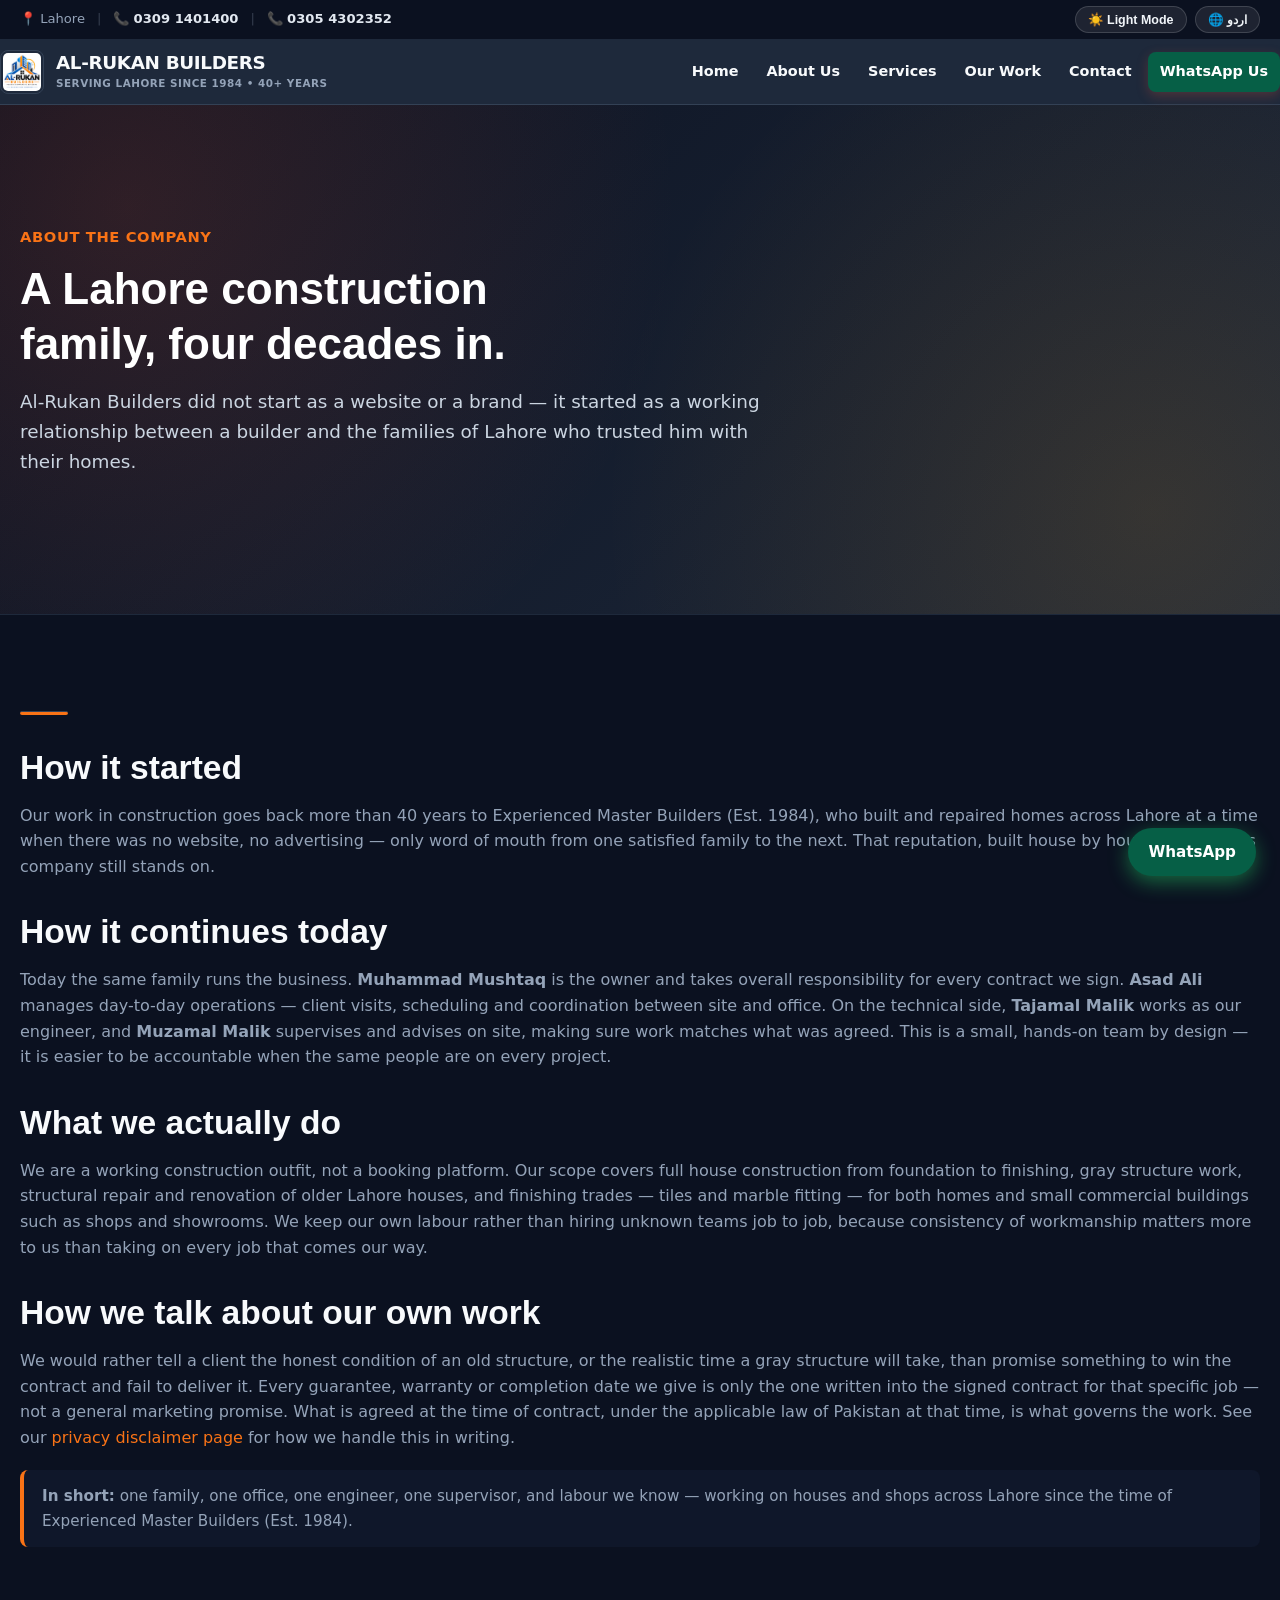
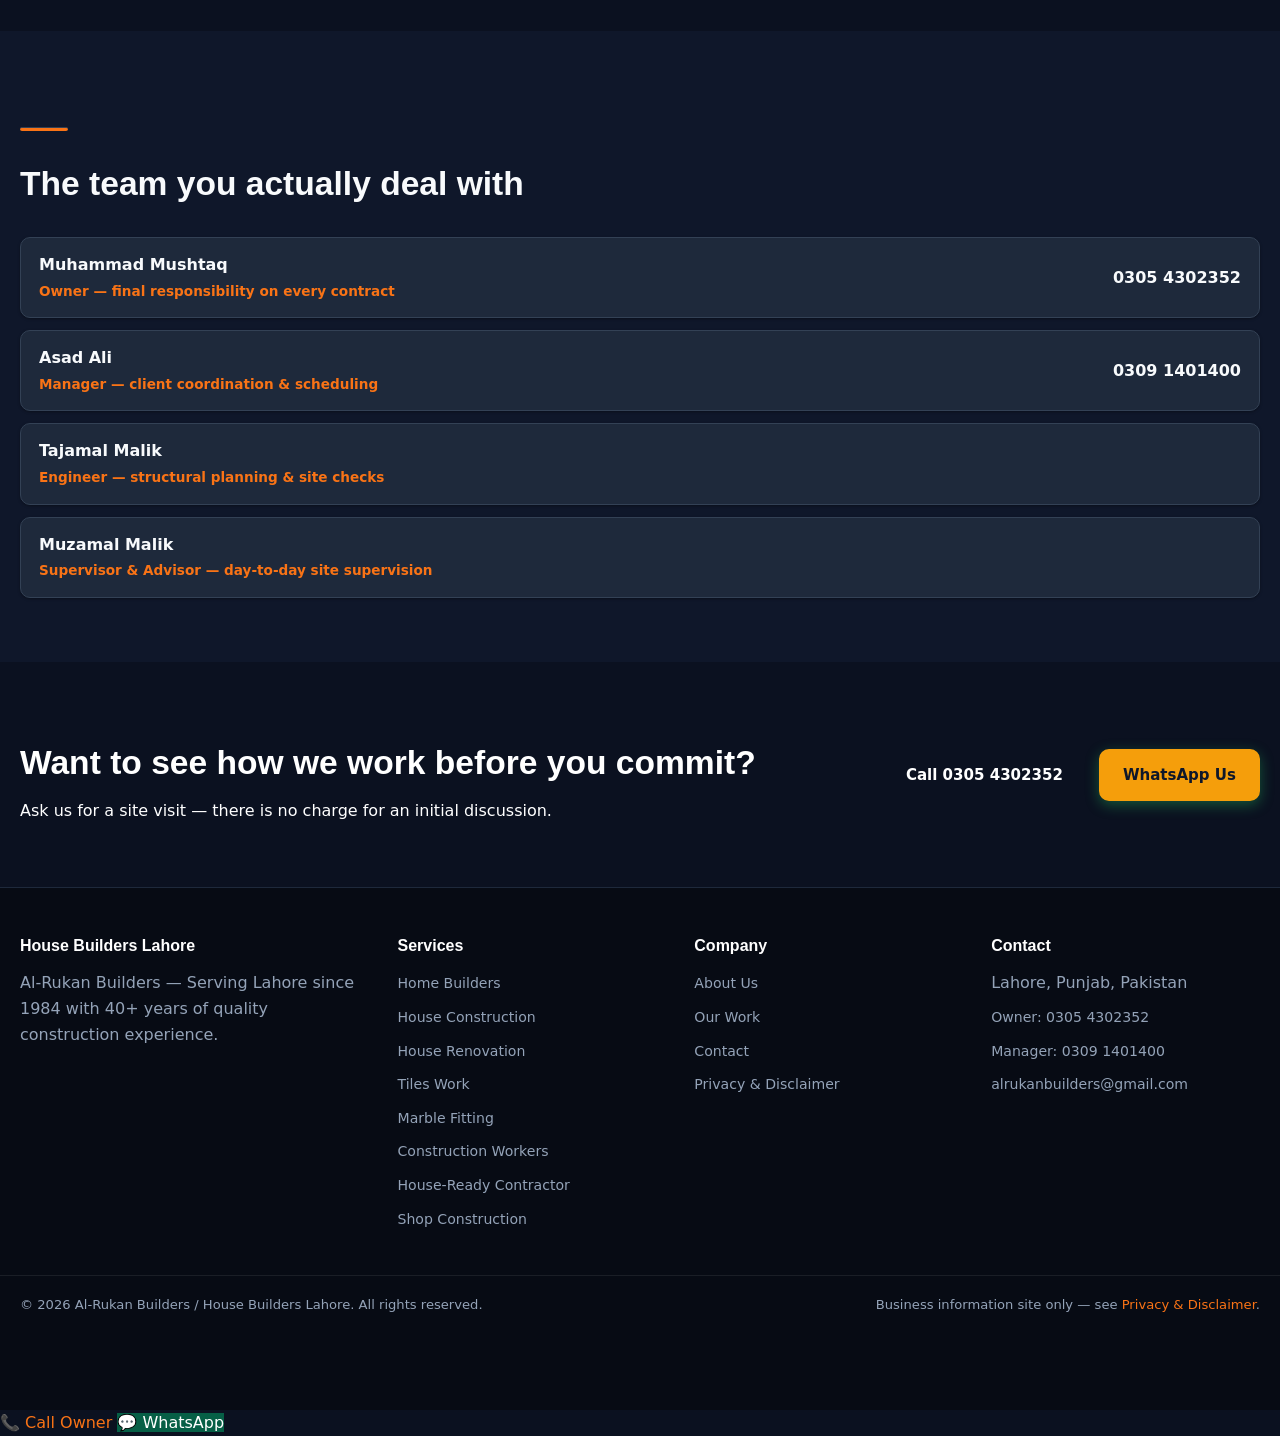
<file: about.html>
<!DOCTYPE html>

<html lang="en">
<head>
<link href="assets/images/logo.png" rel="icon" type="image/png"/>
<meta charset="utf-8"/>
<meta content="width=device-width, initial-scale=1.0" name="viewport"/>
<title>About Al-Rukan Builders | Family Construction Company in Lahore Since 40+ Years</title>
<meta content="Al-Rukan Builders (House Builders Lahore) started in 1984 and continues today under experienced builders, Asad Ali, engineer Tajamal Malik and supervisor Muzamal Malik — a 40+ year family construction business in Lahore." name="description"/>
<link href="https://lahore-construction.work.gd/about.html" rel="canonical"/>
<meta content="index, follow" name="robots"/>
<link href="assets/style.css?v=20260917c" rel="stylesheet"/>
<meta content="website" property="og:type"/><meta content="Al-Rukan Builders Lahore" property="og:site_name"/><meta content="https://lahore-construction.work.gd/about.html" property="og:url"/><meta content="About Al-Rukan Builders | Family Construction Company in Lahore Since 40+ Years" property="og:title"/><meta content="40+ years of quality residential and commercial construction experience in Lahore. Meet our team and family heritage." property="og:description"/><meta content="https://lahore-construction.work.gd/assets/images/completed-house-front.webp" property="og:image"/><meta content="summary_large_image" name="twitter:card"/><meta content="About Al-Rukan Builders | Family Construction Company in Lahore Since 40+ Years" name="twitter:title"/><meta content="40+ years of quality residential and commercial construction experience in Lahore. Meet our team and family heritage." name="twitter:description"/><meta content="https://lahore-construction.work.gd/assets/images/completed-house-front.webp" name="twitter:image"/></head>
<body>
<div class="top-strip">
<div class="container">
<div class="top-contacts">
<span data-en="📍 Lahore" data-ur="📍 لاہور">📍 Lahore</span>
<span class="divider desktop-only">|</span>
<span>📞 <a href="tel:+923091401400">0309 1401400</a></span>
<span class="divider desktop-only">|</span>
<span class="desktop-only">📞 <a href="tel:+923054302352">0305 4302352</a></span>
</div>
<div class="top-controls">
<button aria-label="Toggle Dark/Light Mode" class="toggle-btn" id="theme-toggle" type="button"><span class="icon">🌙</span> <span class="lbl">Dark Mode</span></button>
<button aria-label="Toggle Language" class="toggle-btn lang-btn" id="lang-toggle" type="button"><span class="icon">🌐</span> <span class="lbl" id="lang-lbl">اردو</span></button>
</div>
</div>
</div>
<header class="site-header">
<div class="container nav-row">
<a class="brand" href="index.html" style="text-decoration:none;">
<img alt="Al-Rukan Builders Logo" class="brand-logo" height="44" src="assets/images/logo.png" width="44"/>
<div class="brand-text"><span class="big">AL-RUKAN BUILDERS</span><span class="small">SERVING LAHORE SINCE 1984 • 40+ YEARS</span></div>
</a>
<button aria-label="Toggle navigation" class="menu-toggle" id="menu-toggle">☰</button>
<nav class="main-nav" id="main-nav">
<a href="index.html"><span data-en="Home" data-ur="صفحۂ اول">Home</span></a>
<a class="active" href="about.html"><span data-en="About Us" data-ur="ہمارے بارے میں">About Us</span></a>
<a href="services/house-construction-in-lahore.html"><span data-en="Services" data-ur="خدمات">Services</span></a>
<a href="gallery.html"><span data-en="Our Work" data-ur="ہمارا کام">Our Work</span></a>
<a href="contact.html"><span data-en="Contact" data-ur="رابطہ کریں">Contact</span></a>
<a class="nav-cta" href="https://wa.me/923091401400" rel="noopener" target="_blank"><span data-en="WhatsApp Us" data-ur="واٹس ایپ رابطہ">WhatsApp Us</span></a>
</nav>
</div>
</header>
<section class="hero">
<div class="container hero-inner">
<div class="eyebrow-plain" data-en="ABOUT THE COMPANY" data-ur="کمپنی کا تعارف">ABOUT THE COMPANY</div>
<h1 data-en="A Lahore construction family, four decades in." data-ur="لاہور کا مستند تعمیراتی ادارہ، چار دہائیوں سے زیادہ کا تجربہ۔">A Lahore construction family, four decades in.</h1>
<p class="lede">Al-Rukan Builders did not start as a website or a brand — it started as a working relationship between a builder and the families of Lahore who trusted him with their homes.</p>
</div>
</section>
<section>
<div class="container" style="max-width:820px;">
<div class="rule"></div>
<h2 data-en="How it started" data-ur="ہماری شروعات">How it started</h2>
<p>Our work in construction goes back more than 40 years to Experienced Master Builders (Est. 1984), who built and repaired homes across Lahore at a time when there was no website, no advertising — only word of mouth from one satisfied family to the next. That reputation, built house by house, is what this company still stands on.</p>
<h2 data-en="How it continues today" data-ur="آج ہمارا طریقہ کار">How it continues today</h2>
<p data-en="Today the same family runs the business. <strong>Muhammad Mushtaq</strong> is the owner and takes overall responsibility for every contract we sign. <strong>Asad Ali</strong> manages day-to-day operations — client visits, scheduling and coordination between site and office. On the technical side, <strong>Tajamal Malik</strong> works as our engineer, and <strong>Muzamal Malik</strong> supervises and advises on site, making sure work matches what was agreed. This is a small, hands-on team by design — it is easier to be accountable when the same people are on every project." data-ur="آج بھی وہی فیملی اس ادارے کو چلا رہی ہے۔ <strong>محمد مشتاق</strong> مالک ہیں اور ہر معاہدے کے حتمی ذمہ دار ہیں۔ <strong>اسد علی</strong> روزمرہ کے معاملات، کسٹمر وزٹس، شیڈولنگ اور سائٹ و دفتر میں رابطے کی نگرانی کرتے ہیں۔ تکنیکی محاذ پر، <strong>تجمل ملک</strong> ہمارے انجینئر ہیں، اور <strong>مزمل ملک</strong> سائٹ پر براہ راست سپروائز کرتے ہیں اور تکنیکی مشورے دیتے ہیں تاکہ کام طے شدہ معیار کے مطابق ہو۔ یہ جان بوجھ کر ایک چھوٹی اور بااعتماد ٹیم رکھی گئی ہے تاکہ ہر کام کی مکمل جوابدہی ممکن ہو۔">Today the same family runs the business. <strong>Muhammad Mushtaq</strong> is the owner and takes overall responsibility for every contract we sign. <strong>Asad Ali</strong> manages day-to-day operations — client visits, scheduling and coordination between site and office. On the technical side, <strong>Tajamal Malik</strong> works as our engineer, and <strong>Muzamal Malik</strong> supervises and advises on site, making sure work matches what was agreed. This is a small, hands-on team by design — it is easier to be accountable when the same people are on every project.</p>
<h2>What we actually do</h2>
<p>We are a working construction outfit, not a booking platform. Our scope covers full house construction from foundation to finishing, gray structure work, structural repair and renovation of older Lahore houses, and finishing trades — tiles and marble fitting — for both homes and small commercial buildings such as shops and showrooms. We keep our own labour rather than hiring unknown teams job to job, because consistency of workmanship matters more to us than taking on every job that comes our way.</p>
<h2>How we talk about our own work</h2>
<p data-en="We would rather tell a client the honest condition of an old structure, or the realistic time a gray structure will take, than promise something to win the contract and fail to deliver it. Every guarantee, warranty or completion date we give is only the one written into the signed contract for that specific job — not a general marketing promise. What is agreed at the time of contract, under the applicable law of Pakistan at that time, is what governs the work. See our <a href=&quot;privacy-disclaimer.html&quot;>privacy disclaimer page</a> for how we handle this in writing." data-ur="ہم کام حاصل کرنے کے لیے جھوٹے وعدے کرنے کے بجائے کسٹمر کو پرانے اسٹرکچر کی اصل حالت اور گرے اسٹرکچر کا حقیقت پسندانہ وقت بتانا پسند کرتے ہیں۔ ہم جو بھی گارنٹی، وارنٹی یا تکمیل کی تاریخ دیتے ہیں وہ اس مخصوص کام کے تحریری معاہدے میں درج ہوتی ہے — کوئی زبانی یا مارکیٹنگ کا دعویٰ نہیں۔ معاہدے کے وقت جو طے پائے، پاکستان کے قوانین کے تحت وہی نافذ العمل ہوتا ہے۔ تحریری قواعد کے لیے ہمارا <a href=&quot;privacy-disclaimer.html&quot;>پرائیویسی اور ڈس کلیمر صفحہ</a> دیکھیں۔">We would rather tell a client the honest condition of an old structure, or the realistic time a gray structure will take, than promise something to win the contract and fail to deliver it. Every guarantee, warranty or completion date we give is only the one written into the signed contract for that specific job — not a general marketing promise. What is agreed at the time of contract, under the applicable law of Pakistan at that time, is what governs the work. See our <a href="privacy-disclaimer.html">privacy disclaimer page</a> for how we handle this in writing.</p>
<div class="notice">
<strong>In short:</strong> one family, one office, one engineer, one supervisor, and labour we know — working on houses and shops across Lahore since the time of Experienced Master Builders (Est. 1984).
    </div>
</div>
</section>
<section class="section-alt">
<div class="container">
<div class="section-head"><div class="rule"></div><h2>The team you actually deal with</h2></div>
<div class="contact-grid" style="grid-template-columns:1fr;">
<ul class="people">
<li><span><span class="name">Muhammad Mushtaq</span><br/><span class="role">Owner — final responsibility on every contract</span></span><a href="tel:+923054302352">0305 4302352</a></li>
<li><span><span class="name">Asad Ali</span><br/><span class="role">Manager — client coordination &amp; scheduling</span></span><a href="tel:+923091401400">0309 1401400</a></li>
<li><span><span class="name">Tajamal Malik</span><br/><span class="role">Engineer — structural planning &amp; site checks</span></span></li>
<li><span><span class="name">Muzamal Malik</span><br/><span class="role">Supervisor &amp; Advisor — day-to-day site supervision</span></span></li>
</ul>
</div>
</div>
</section>
<section class="cta-band">
<div class="container cta-band-inner">
<div><h2>Want to see how we work before you commit?</h2><p style="color:#F3E4DE;">Ask us for a site visit — there is no charge for an initial discussion.</p></div>
<div class="hero-actions" style="margin-top:0;">
<a class="btn" href="tel:+923054302352">Call 0305 4302352</a>
<a class="btn btn-safety" href="https://wa.me/923091401400" rel="noopener" target="_blank"><span data-en="WhatsApp Us" data-ur="واٹس ایپ رابطہ">WhatsApp Us</span></a>
</div>
</div>
</section>
<footer class="site-footer">
<div class="container footer-grid">
<div><h4>House Builders Lahore</h4><p class="small">Al-Rukan Builders — Serving Lahore since 1984 with 40+ years of quality construction experience.</p></div>
<div><h4>Services</h4><ul>
<li><a href="services/home-builders-in-lahore.html">Home Builders</a></li>
<li><a href="services/house-construction-in-lahore.html">House Construction</a></li>
<li><a href="services/house-renovation-in-lahore.html">House Renovation</a></li>
<li><a href="services/tiles-work-in-lahore.html">Tiles Work</a></li>
<li><a href="services/marble-fitting-in-lahore.html">Marble Fitting</a></li>
<li><a href="services/construction-workers-in-lahore.html">Construction Workers</a></li>
<li><a href="services/house-ready-contractor-in-lahore.html">House-Ready Contractor</a></li>
<li><a href="services/shop-construction-builders-in-lahore.html">Shop Construction</a></li>
</ul></div>
<div><h4>Company</h4><ul>
<li><a href="about.html"><span data-en="About Us" data-ur="ہمارے بارے میں">About Us</span></a></li>
<li><a href="gallery.html"><span data-en="Our Work" data-ur="ہمارا کام">Our Work</span></a></li>
<li><a href="contact.html"><span data-en="Contact" data-ur="رابطہ کریں">Contact</span></a></li>
<li><a href="privacy-disclaimer.html">Privacy &amp; Disclaimer</a></li>
</ul></div>
<div><h4>Contact</h4><ul>
<li>Lahore, Punjab, Pakistan</li>
<li><a href="tel:+923054302352">Owner: 0305 4302352</a></li>
<li><a href="tel:+923091401400">Manager: 0309 1401400</a></li>
<li><a href="mailto:alrukanbuilders@gmail.com">alrukanbuilders@gmail.com</a></li>
</ul></div>
</div>
<div class="container footer-bottom"><div>© <span id="y"></span> Al-Rukan Builders / House Builders Lahore. All rights reserved.</div><div>Business information site only — see <a href="privacy-disclaimer.html">Privacy &amp; Disclaimer</a>.</div></div>
</footer>
<a class="wa-float" href="https://wa.me/923091401400" rel="noopener" target="_blank">WhatsApp</a>
<script>document.getElementById('y').textContent = new Date().getFullYear();</script>
<!-- Mobile Sticky Action Bar -->
<div class="mobile-action-bar">
<a class="mobile-action-btn mobile-action-call" href="tel:+923054302352">
<span class="icon">📞</span>
<span>Call Owner</span>
</a>
<a class="mobile-action-btn mobile-action-wa" href="https://wa.me/923091401400?text=Hi%20Al-Rukan%20Builders%2C%20I%20need%20a%20construction%20quote" rel="noopener" target="_blank">
<span class="icon">💬</span>
<span>WhatsApp</span>
</a>
</div>
<script>
(function() {
  var toggle = document.getElementById('menu-toggle');
  var nav = document.getElementById('main-nav');
  if (toggle && nav) {
    toggle.addEventListener('click', function(e) {
      e.stopPropagation();
      var open = nav.classList.toggle('open');
      toggle.textContent = open ? '✕' : '☰';
      toggle.setAttribute('aria-expanded', open ? 'true' : 'false');
    });
    var links = nav.querySelectorAll('a');
    for (var i = 0; i < links.length; i++) {
      links[i].addEventListener('click', function() {
        nav.classList.remove('open');
        toggle.textContent = '☰';
        toggle.setAttribute('aria-expanded', 'false');
      });
    }
    document.addEventListener('click', function(e) {
      if (!nav.contains(e.target) && !toggle.contains(e.target)) {
        nav.classList.remove('open');
        toggle.textContent = '☰';
        toggle.setAttribute('aria-expanded', 'false');
      }
    });
  }
})();
</script>
<script src="assets/site.js?v=20260917c"></script>
</body>
</html>
</file>
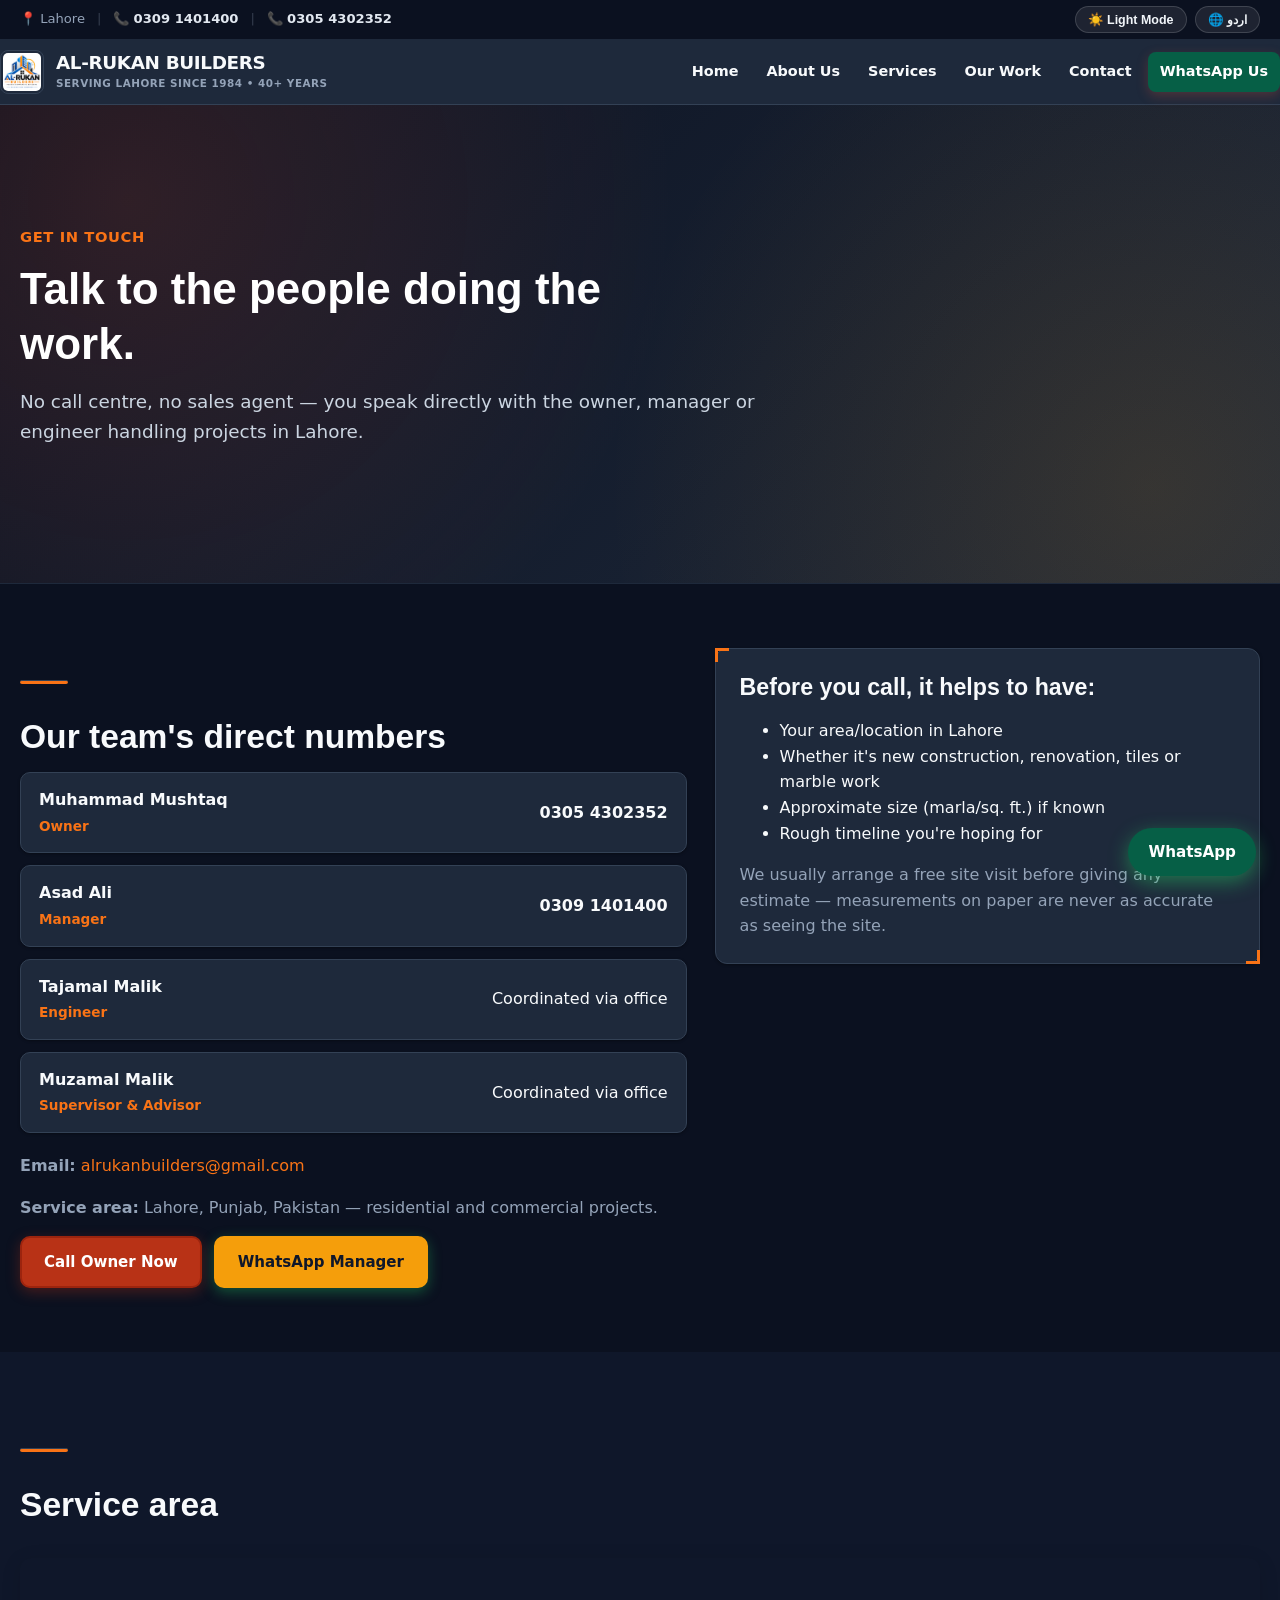
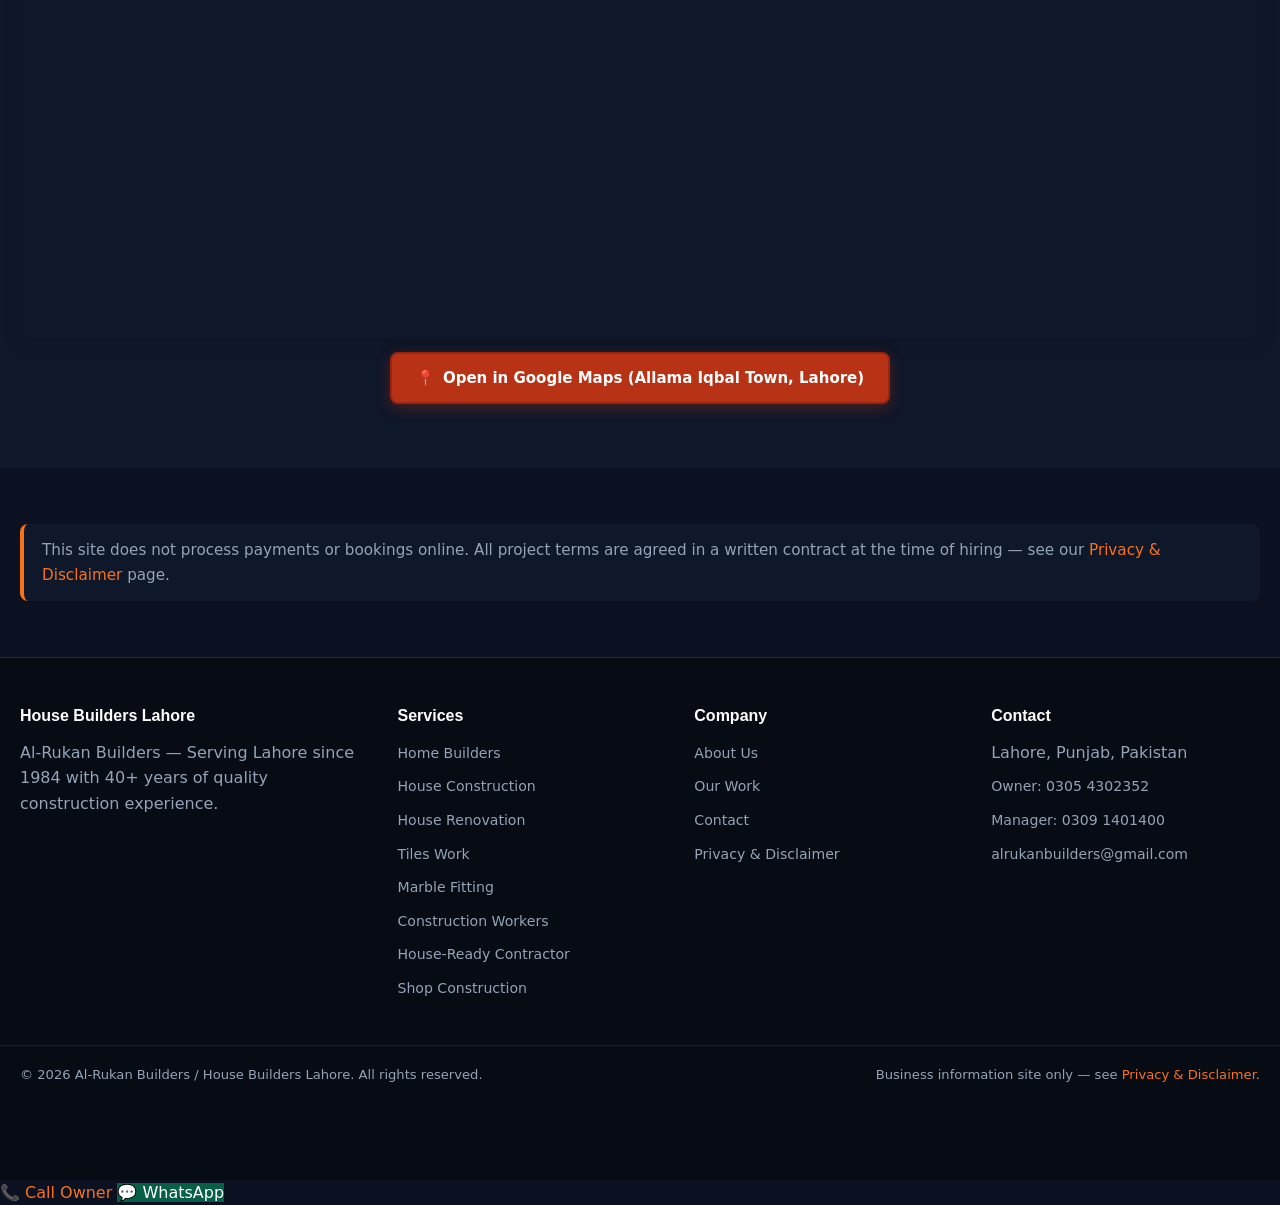
<file: contact.html>
<!DOCTYPE html>

<html lang="en">
<head>
<link href="assets/images/logo.png" rel="icon" type="image/png"/>
<meta charset="utf-8"/>
<meta content="width=device-width, initial-scale=1.0" name="viewport"/>
<title>Contact Us | House Builders Lahore — Al-Rukan Builders</title>
<meta content="Contact Al-Rukan Builders (House Builders Lahore): call owner Muhammad Mushtaq or manager Asad Ali, or email alrukanbuilders@gmail.com to discuss house construction, renovation, tiles or marble work in Lahore." name="description"/>
<link href="https://lahore-construction.work.gd/contact.html" rel="canonical"/>
<meta content="index, follow" name="robots"/>
<link href="assets/style.css?v=20260917c" rel="stylesheet"/>
<meta content="website" property="og:type"/><meta content="Al-Rukan Builders Lahore" property="og:site_name"/><meta content="https://lahore-construction.work.gd/contact.html" property="og:url"/><meta content="Contact Al-Rukan Builders | Construction &amp; Renovation in Lahore" property="og:title"/><meta content="Get in touch with Al-Rukan Builders. Call 0309 1401400 or 0305 4302352 for site visits, cost estimations, and quotes across Lahore." property="og:description"/><meta content="https://lahore-construction.work.gd/assets/images/completed-house-front.webp" property="og:image"/><meta content="summary_large_image" name="twitter:card"/><meta content="Contact Al-Rukan Builders | Construction &amp; Renovation in Lahore" name="twitter:title"/><meta content="Get in touch with Al-Rukan Builders. Call 0309 1401400 or 0305 4302352 for site visits, cost estimations, and quotes across Lahore." name="twitter:description"/><meta content="https://lahore-construction.work.gd/assets/images/completed-house-front.webp" name="twitter:image"/></head>
<body>
<div class="top-strip">
<div class="container">
<div class="top-contacts">
<span data-en="📍 Lahore" data-ur="📍 لاہور">📍 Lahore</span>
<span class="divider desktop-only">|</span>
<span>📞 <a href="tel:+923091401400">0309 1401400</a></span>
<span class="divider desktop-only">|</span>
<span class="desktop-only">📞 <a href="tel:+923054302352">0305 4302352</a></span>
</div>
<div class="top-controls">
<button aria-label="Toggle Dark/Light Mode" class="toggle-btn" id="theme-toggle" type="button"><span class="icon">🌙</span> <span class="lbl">Dark Mode</span></button>
<button aria-label="Toggle Language" class="toggle-btn lang-btn" id="lang-toggle" type="button"><span class="icon">🌐</span> <span class="lbl" id="lang-lbl">اردو</span></button>
</div>
</div>
</div>
<header class="site-header">
<div class="container nav-row">
<a class="brand" href="index.html" style="text-decoration:none;">
<img alt="Al-Rukan Builders Logo" class="brand-logo" height="44" src="assets/images/logo.png" width="44"/>
<div class="brand-text"><span class="big">AL-RUKAN BUILDERS</span><span class="small">SERVING LAHORE SINCE 1984 • 40+ YEARS</span></div>
</a>
<button aria-label="Toggle navigation" class="menu-toggle" id="menu-toggle">☰</button>
<nav class="main-nav" id="main-nav">
<a href="index.html"><span data-en="Home" data-ur="صفحۂ اول">Home</span></a>
<a href="about.html"><span data-en="About Us" data-ur="ہمارے بارے میں">About Us</span></a>
<a href="services/house-construction-in-lahore.html"><span data-en="Services" data-ur="خدمات">Services</span></a>
<a href="gallery.html"><span data-en="Our Work" data-ur="ہمارا کام">Our Work</span></a>
<a class="active" href="contact.html"><span data-en="Contact" data-ur="رابطہ کریں">Contact</span></a>
<a class="nav-cta" href="https://wa.me/923091401400" rel="noopener" target="_blank"><span data-en="WhatsApp Us" data-ur="واٹس ایپ رابطہ">WhatsApp Us</span></a>
</nav>
</div>
</header>
<section class="hero">
<div class="container hero-inner">
<div class="eyebrow-plain" data-en="GET IN TOUCH" data-ur="رابطہ کریں">GET IN TOUCH</div>
<h1 data-en="Talk to the people doing the work." data-ur="براہ راست کام کرنے والی ٹیم سے بات کریں۔">Talk to the people doing the work.</h1>
<p class="lede">No call centre, no sales agent — you speak directly with the owner, manager or engineer handling projects in Lahore.</p>
</div>
</section>
<section>
<div class="container contact-grid">
<div>
<div class="rule"></div>
<h2 data-en="Our team's direct numbers" data-ur="ہماری ٹیم کے براہ راست رابطہ نمبرز">Our team's direct numbers</h2>
<ul class="people">
<li><span><span class="name">Muhammad Mushtaq</span><br/><span class="role" data-en="Owner" data-ur="مالک">Owner</span></span><a href="tel:+923054302352">0305 4302352</a></li>
<li><span><span class="name">Asad Ali</span><br/><span class="role" data-en="Manager" data-ur="مینیجر">Manager</span></span><a href="tel:+923091401400">0309 1401400</a></li>
<li><span><span class="name">Tajamal Malik</span><br/><span class="role" data-en="Engineer" data-ur="انجینئر">Engineer</span></span><span class="small" data-en="Coordinated via office" data-ur="دفتر کے ذریعے رابطہ">Coordinated via office</span></li>
<li><span><span class="name">Muzamal Malik</span><br/><span class="role" data-en="Supervisor &amp; Advisor" data-ur="سپروائزر اور مشیر">Supervisor &amp; Advisor</span></span><span class="small" data-en="Coordinated via office" data-ur="دفتر کے ذریعے رابطہ">Coordinated via office</span></li>
</ul>
<p style="margin-top:20px;"><strong>Email:</strong> <a href="mailto:alrukanbuilders@gmail.com">alrukanbuilders@gmail.com</a></p>
<p><strong>Service area:</strong> Lahore, Punjab, Pakistan — residential and commercial projects.</p>
<div class="hero-actions" style="margin-top:6px;">
<a class="btn btn-solid" href="tel:+923054302352" style="border-color:var(--brick);">Call Owner Now</a>
<a class="btn btn-safety" href="https://wa.me/923091401400" rel="noopener" target="_blank">WhatsApp Manager</a>
</div>
</div>
<div class="bp-card">
<h3>Before you call, it helps to have:</h3>
<ul>
<li>Your area/location in Lahore</li>
<li>Whether it's new construction, renovation, tiles or marble work</li>
<li>Approximate size (marla/sq. ft.) if known</li>
<li>Rough timeline you're hoping for</li>
</ul>
<p class="small">We usually arrange a free site visit before giving any estimate — measurements on paper are never as accurate as seeing the site.</p>
</div>
</div>
</section>
<section class="section-alt">
<div class="container">
<div class="section-head"><div class="rule"></div><h2>Service area</h2></div>
<div class="map-container" style="border-radius:12px;overflow:hidden;box-shadow:0 4px 20px rgba(0,0,0,0.12);margin-top:16px;">
        <iframe src="https://maps.google.com/maps?q=Allama+Iqbal+Town,+Lahore,+Pakistan&amp;t=&amp;z=14&amp;ie=UTF8&amp;iwloc=&amp;output=embed" width="100%" height="380" style="border:0;display:block;" allowfullscreen="" loading="lazy" referrerpolicy="no-referrer-when-downgrade"></iframe>
      </div>
      <div style="margin-top:14px;text-align:center;">
        <a href="https://maps.app.goo.gl/RbvKRgi3dq8HHCKBA?g_st=ac" target="_blank" rel="noopener" class="btn btn-solid" style="display:inline-flex;align-items:center;gap:8px;padding:12px 24px;font-size:15px;border-radius:8px;text-decoration:none;">
          <span>📍</span><span data-en="Open in Google Maps (Allama Iqbal Town, Lahore)" data-ur="گوگل میپس پر لوکیشن کھولیں (علامہ اقبال ٹاؤن، لاہور)">Open in Google Maps (Allama Iqbal Town, Lahore)</span>
        </a>
      </div>
</div>
</section>
<section class="section-tight">
<div class="container">
<div class="notice">
      This site does not process payments or bookings online. All project terms are agreed in a written contract at the time of hiring — see our <a href="privacy-disclaimer.html">Privacy &amp; Disclaimer</a> page.
    </div>
</div>
</section>
<footer class="site-footer">
<div class="container footer-grid">
<div><h4>House Builders Lahore</h4><p class="small">Al-Rukan Builders — Serving Lahore since 1984 with 40+ years of quality construction experience.</p></div>
<div><h4>Services</h4><ul>
<li><a href="services/home-builders-in-lahore.html">Home Builders</a></li>
<li><a href="services/house-construction-in-lahore.html">House Construction</a></li>
<li><a href="services/house-renovation-in-lahore.html">House Renovation</a></li>
<li><a href="services/tiles-work-in-lahore.html">Tiles Work</a></li>
<li><a href="services/marble-fitting-in-lahore.html">Marble Fitting</a></li>
<li><a href="services/construction-workers-in-lahore.html">Construction Workers</a></li>
<li><a href="services/house-ready-contractor-in-lahore.html">House-Ready Contractor</a></li>
<li><a href="services/shop-construction-builders-in-lahore.html">Shop Construction</a></li>
</ul></div>
<div><h4>Company</h4><ul>
<li><a href="about.html"><span data-en="About Us" data-ur="ہمارے بارے میں">About Us</span></a></li>
<li><a href="gallery.html"><span data-en="Our Work" data-ur="ہمارا کام">Our Work</span></a></li>
<li><a href="contact.html"><span data-en="Contact" data-ur="رابطہ کریں">Contact</span></a></li>
<li><a href="privacy-disclaimer.html">Privacy &amp; Disclaimer</a></li>
</ul></div>
<div><h4>Contact</h4><ul>
<li>Lahore, Punjab, Pakistan</li>
<li><a href="tel:+923054302352">Owner: 0305 4302352</a></li>
<li><a href="tel:+923091401400">Manager: 0309 1401400</a></li>
<li><a href="mailto:alrukanbuilders@gmail.com">alrukanbuilders@gmail.com</a></li>
</ul></div>
</div>
<div class="container footer-bottom"><div>© <span id="y"></span> Al-Rukan Builders / House Builders Lahore. All rights reserved.</div><div>Business information site only — see <a href="privacy-disclaimer.html">Privacy &amp; Disclaimer</a>.</div></div>
</footer>
<a class="wa-float" href="https://wa.me/923091401400" rel="noopener" target="_blank">WhatsApp</a>
<script>document.getElementById('y').textContent = new Date().getFullYear();</script>
<!-- Mobile Sticky Action Bar -->
<div class="mobile-action-bar">
<a class="mobile-action-btn mobile-action-call" href="tel:+923054302352">
<span class="icon">📞</span>
<span>Call Owner</span>
</a>
<a class="mobile-action-btn mobile-action-wa" href="https://wa.me/923091401400?text=Hi%20Al-Rukan%20Builders%2C%20I%20need%20a%20construction%20quote" rel="noopener" target="_blank">
<span class="icon">💬</span>
<span>WhatsApp</span>
</a>
</div>
<script>
(function() {
  var toggle = document.getElementById('menu-toggle');
  var nav = document.getElementById('main-nav');
  if (toggle && nav) {
    toggle.addEventListener('click', function(e) {
      e.stopPropagation();
      var open = nav.classList.toggle('open');
      toggle.textContent = open ? '✕' : '☰';
      toggle.setAttribute('aria-expanded', open ? 'true' : 'false');
    });
    var links = nav.querySelectorAll('a');
    for (var i = 0; i < links.length; i++) {
      links[i].addEventListener('click', function() {
        nav.classList.remove('open');
        toggle.textContent = '☰';
        toggle.setAttribute('aria-expanded', 'false');
      });
    }
    document.addEventListener('click', function(e) {
      if (!nav.contains(e.target) && !toggle.contains(e.target)) {
        nav.classList.remove('open');
        toggle.textContent = '☰';
        toggle.setAttribute('aria-expanded', 'false');
      }
    });
  }
})();
</script>
<script src="assets/site.js?v=20260917c"></script>
</body>
</html>
</file>
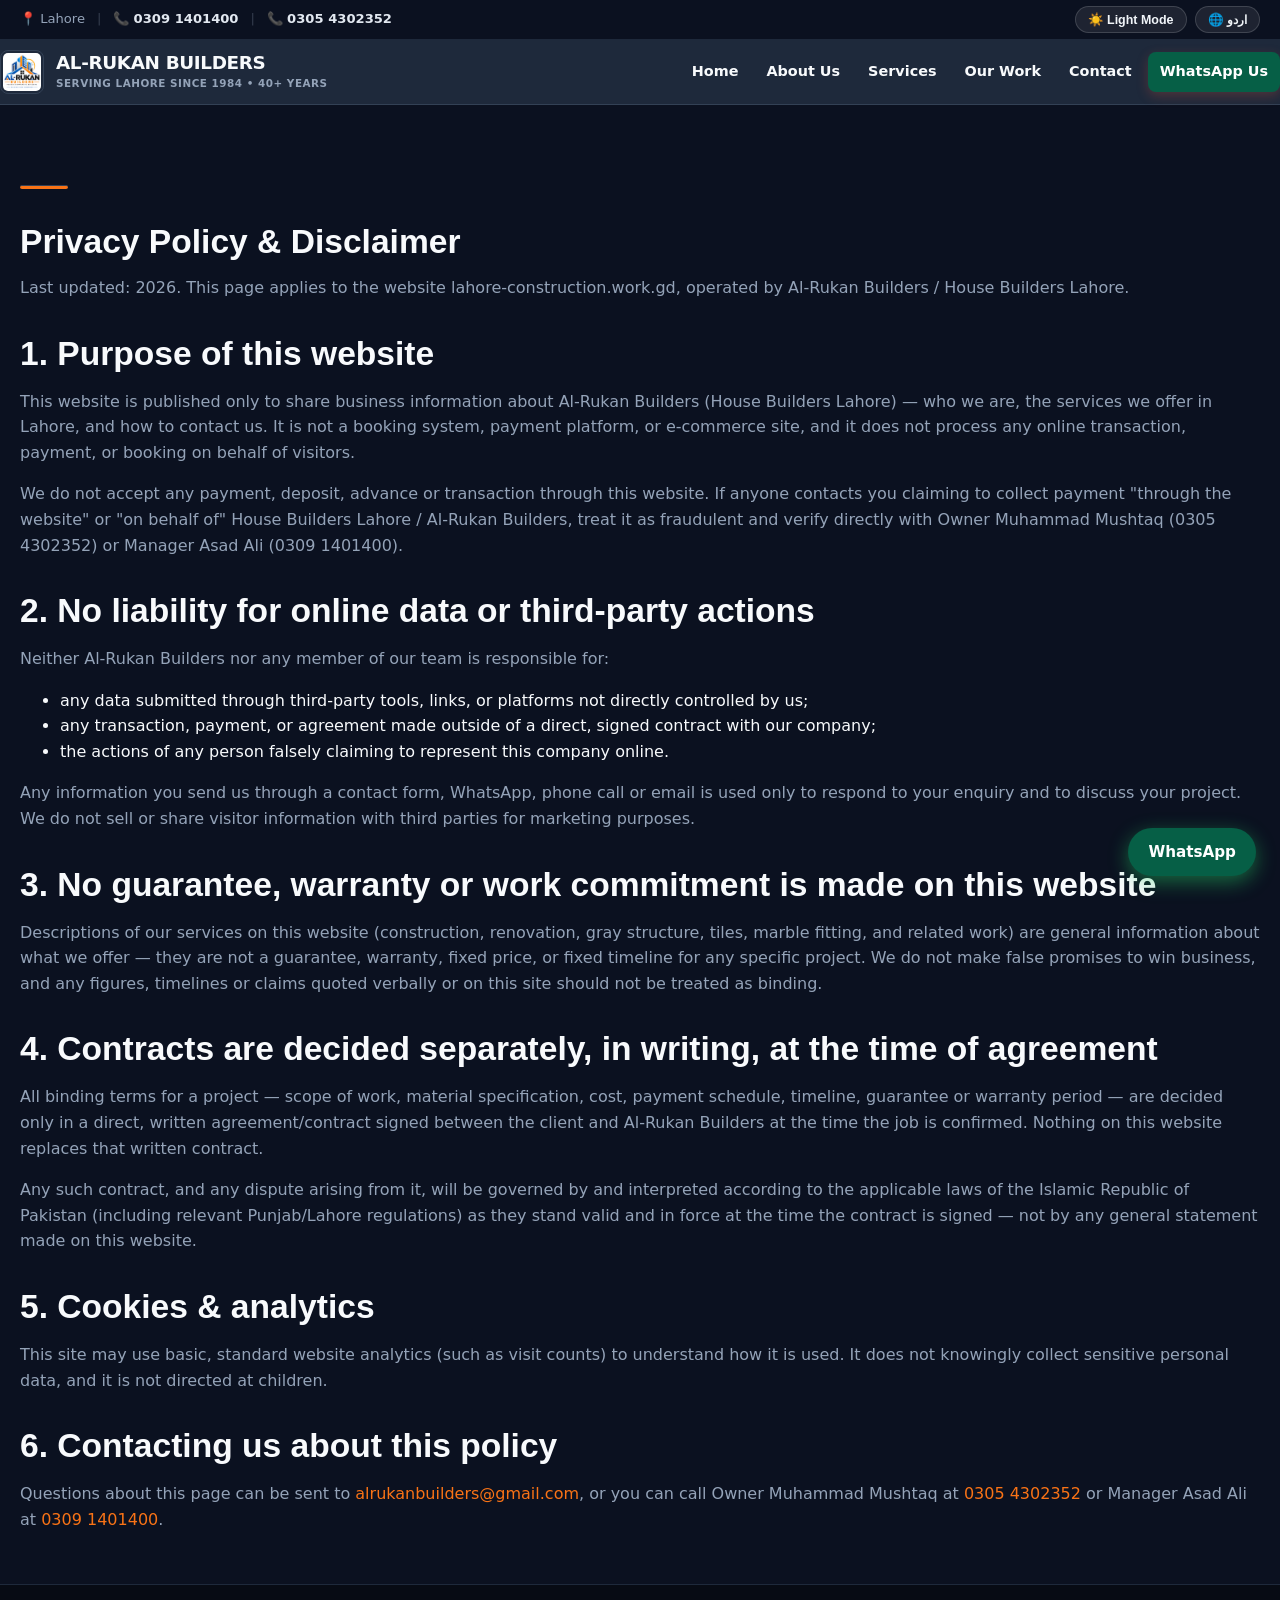
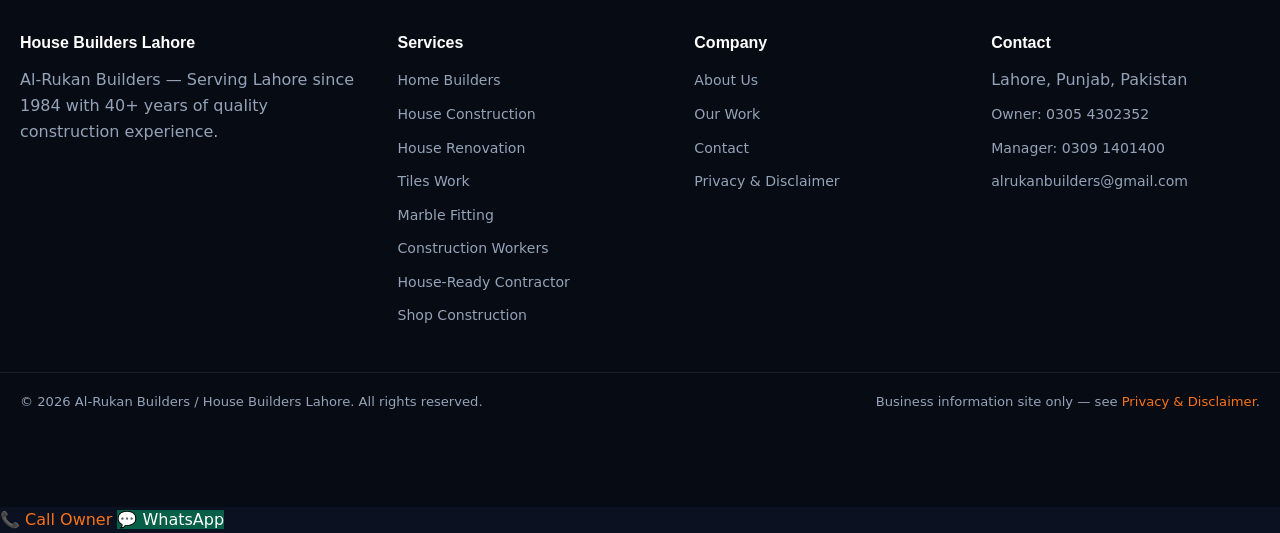
<file: privacy-disclaimer.html>
<!DOCTYPE html>
<html lang="en">
<head>
<meta charset="UTF-8">
<meta name="viewport" content="width=device-width, initial-scale=1.0">
<title>Privacy Policy &amp; Disclaimer | House Builders Lahore (Al-Rukan Builders)</title>
<meta name="description" content="Privacy policy and legal disclaimer for House Builders Lahore / Al-Rukan Builders. This website is for business information only; no online transactions occur here, and all contract terms are governed by applicable Pakistani law at the time of signing.">
<link href="assets/images/logo.png" rel="icon" type="image/png">
<link rel="canonical" href="https://lahore-construction.work.gd/privacy-disclaimer.html">
<meta name="robots" content="index, follow">
<link rel="stylesheet" href="assets/style.css?v=20260917d">
</head>
<body>

<div class="top-strip">
  <div class="container">
    <div class="top-contacts">
      <span data-en="📍 Lahore" data-ur="📍 لاہور">📍 Lahore</span>
      <span class="divider desktop-only">|</span>
      <span>📞 <a href="tel:+923091401400">0309 1401400</a></span>
      <span class="divider desktop-only">|</span>
      <span class="desktop-only">📞 <a href="tel:+923054302352">0305 4302352</a></span>
    </div>
    <div class="top-controls">
      <button class="toggle-btn" id="theme-toggle" type="button" aria-label="Toggle Dark/Light Mode"><span class="icon">🌙</span> <span class="lbl">Dark Mode</span></button>
      <button class="toggle-btn lang-btn" id="lang-toggle" type="button" aria-label="Toggle Language"><span class="icon">🌐</span> <span class="lbl" id="lang-lbl">اردو</span></button>
    </div>
  </div>
</div>
<header class="site-header">
  <div class="container nav-row">
    <a class="brand" href="index.html" style="text-decoration:none;">
      <img alt="Al-Rukan Builders Logo" class="brand-logo" height="44" src="assets/images/logo.png" width="44"/>
      <div class="brand-text"><span class="big">AL-RUKAN BUILDERS</span><span class="small">SERVING LAHORE SINCE 1984 • 40+ YEARS</span></div>
    </a>
    <button class="menu-toggle" id="menu-toggle" aria-label="Toggle navigation">☰</button>
    <nav class="main-nav" id="main-nav">
      <a href="index.html"><span data-en="Home" data-ur="صفحۂ اول">Home</span></a>
      <a href="about.html"><span data-en="About Us" data-ur="ہمارے بارے میں">About Us</span></a>
      <a href="services/house-construction-in-lahore.html"><span data-en="Services" data-ur="خدمات">Services</span></a>
      <a href="gallery.html"><span data-en="Our Work" data-ur="ہمارا کام">Our Work</span></a>
      <a href="contact.html"><span data-en="Contact" data-ur="رابطہ کریں">Contact</span></a>
      <a class="nav-cta" href="https://wa.me/923091401400" target="_blank" rel="noopener"><span data-en="WhatsApp Us" data-ur="واٹس ایپ رابطہ">WhatsApp Us</span></a>
    </nav>
  </div>
</header>

<section class="section-tight" style="padding-top:48px;">
  <div class="container" style="max-width:820px;">
    <div class="rule"></div>
    <h1 style="font-size:2.1rem;">Privacy Policy &amp; Disclaimer</h1>
    <p class="small">Last updated: 2026. This page applies to the website lahore-construction.work.gd, operated by Al-Rukan Builders / House Builders Lahore.</p>

    <h2>1. Purpose of this website</h2>
    <p>This website is published only to share business information about Al-Rukan Builders (House Builders Lahore) — who we are, the services we offer in Lahore, and how to contact us. It is not a booking system, payment platform, or e-commerce site, and it does not process any online transaction, payment, or booking on behalf of visitors.</p>

    <p data-en="We do not accept any payment, deposit, advance or transaction through this website. If anyone contacts you claiming to collect payment &quot;through the website&quot; or &quot;on behalf of&quot; House Builders Lahore / Al-Rukan Builders, treat it as fraudulent and verify directly with Owner Muhammad Mushtaq (0305 4302352) or Manager Asad Ali (0309 1401400)." data-ur="ہم اس ویب سائٹ کے ذریعے کوئی آن لائن ادائیگی، ایڈوانس، ڈیپازٹ یا رقم وصول نہیں کرتے۔ اگر کوئی شخص ویب سائٹ کے نام پر یا الرکن بلڈرز / ہاؤس بلڈرز لاہور کے نمائندے کے طور پر آپ سے رقم کا مطالبہ کرے تو اسے دھوکہ سمجھیں اور فوراً براہ راست مالک محمد مشتاق (0305 4302352) یا مینیجر اسد علی (0309 1401400) سے تصدیق کریں۔">We do not accept any payment, deposit, advance or transaction through this website. If anyone contacts you claiming to collect payment "through the website" or "on behalf of" House Builders Lahore / Al-Rukan Builders, treat it as fraudulent and verify directly with Owner Muhammad Mushtaq (0305 4302352) or Manager Asad Ali (0309 1401400).</p>

    <h2>2. No liability for online data or third-party actions</h2>
    <p>Neither Al-Rukan Builders nor any member of our team is responsible for:</p>
    <ul>
      <li>any data submitted through third-party tools, links, or platforms not directly controlled by us;</li>
      <li>any transaction, payment, or agreement made outside of a direct, signed contract with our company;</li>
      <li>the actions of any person falsely claiming to represent this company online.</li>
    </ul>
    <p>Any information you send us through a contact form, WhatsApp, phone call or email is used only to respond to your enquiry and to discuss your project. We do not sell or share visitor information with third parties for marketing purposes.</p>

    <h2>3. No guarantee, warranty or work commitment is made on this website</h2>
    <p>Descriptions of our services on this website (construction, renovation, gray structure, tiles, marble fitting, and related work) are general information about what we offer — they are not a guarantee, warranty, fixed price, or fixed timeline for any specific project. We do not make false promises to win business, and any figures, timelines or claims quoted verbally or on this site should not be treated as binding.</p>

    <h2>4. Contracts are decided separately, in writing, at the time of agreement</h2>
    <p>All binding terms for a project — scope of work, material specification, cost, payment schedule, timeline, guarantee or warranty period — are decided only in a direct, written agreement/contract signed between the client and Al-Rukan Builders at the time the job is confirmed. Nothing on this website replaces that written contract.</p>
    <p>Any such contract, and any dispute arising from it, will be governed by and interpreted according to the applicable laws of the Islamic Republic of Pakistan (including relevant Punjab/Lahore regulations) as they stand valid and in force at the time the contract is signed — not by any general statement made on this website.</p>

    <h2>5. Cookies &amp; analytics</h2>
    <p>This site may use basic, standard website analytics (such as visit counts) to understand how it is used. It does not knowingly collect sensitive personal data, and it is not directed at children.</p>

    <h2 data-en="6. Contacting us about this policy" data-ur="6. پالیسی کے حوالے سے رابطہ">6. Contacting us about this policy</h2>
    <p data-en="Questions about this page can be sent to <a href=&quot;mailto:alrukanbuilders@gmail.com&quot;>alrukanbuilders@gmail.com</a>, or you can call Owner Muhammad Mushtaq at <a href=&quot;tel:+923054302352&quot;>0305 4302352</a> or Manager Asad Ali at <a href=&quot;tel:+923091401400&quot;>0309 1401400</a>." data-ur="اس پالیسی کے حوالے سے سوالات کے لیے <a href=&quot;mailto:alrukanbuilders@gmail.com&quot;>alrukanbuilders@gmail.com</a> پر ای میل کریں، یا براہ راست مالک محمد مشتاق <a href=&quot;tel:+923054302352&quot;>0305 4302352</a> اور مینیجر اسد علی <a href=&quot;tel:+923091401400&quot;>0309 1401400</a> سے رابطہ کریں۔">Questions about this page can be sent to <a href="mailto:alrukanbuilders@gmail.com">alrukanbuilders@gmail.com</a>, or you can call Owner Muhammad Mushtaq at <a href="tel:+923054302352">0305 4302352</a> or Manager Asad Ali at <a href="tel:+923091401400">0309 1401400</a>.</p>
  </div>
</section>

<footer class="site-footer">
  <div class="container footer-grid">
    <div><h4>House Builders Lahore</h4><p class="small">Al-Rukan Builders — Serving Lahore since 1984 with 40+ years of quality construction experience.</p></div>
    <div><h4>Services</h4><ul>
      <li><a href="services/home-builders-in-lahore.html">Home Builders</a></li>
      <li><a href="services/house-construction-in-lahore.html">House Construction</a></li>
      <li><a href="services/house-renovation-in-lahore.html">House Renovation</a></li>
      <li><a href="services/tiles-work-in-lahore.html">Tiles Work</a></li>
      <li><a href="services/marble-fitting-in-lahore.html">Marble Fitting</a></li>
      <li><a href="services/construction-workers-in-lahore.html">Construction Workers</a></li>
      <li><a href="services/house-ready-contractor-in-lahore.html">House-Ready Contractor</a></li>
      <li><a href="services/shop-construction-builders-in-lahore.html">Shop Construction</a></li>
    </ul></div>
    <div><h4>Company</h4><ul>
      <li><a href="about.html"><span data-en="About Us" data-ur="ہمارے بارے میں">About Us</span></a></li>
      <li><a href="gallery.html"><span data-en="Our Work" data-ur="ہمارا کام">Our Work</span></a></li>
      <li><a href="contact.html"><span data-en="Contact" data-ur="رابطہ کریں">Contact</span></a></li>
      <li><a href="privacy-disclaimer.html">Privacy &amp; Disclaimer</a></li>
    </ul></div>
    <div><h4>Contact</h4><ul>
      <li>Lahore, Punjab, Pakistan</li>
      <li><a href="tel:+923054302352">Owner: 0305 4302352</a></li>
      <li><a href="tel:+923091401400">Manager: 0309 1401400</a></li>
      <li><a href="mailto:alrukanbuilders@gmail.com">alrukanbuilders@gmail.com</a></li>
    </ul></div>
  </div>
  <div class="container footer-bottom"><div>&copy; <span id="y"></span> Al-Rukan Builders / House Builders Lahore. All rights reserved.</div><div>Business information site only — see <a href="privacy-disclaimer.html">Privacy &amp; Disclaimer</a>.</div></div>
</footer>
<a class="wa-float" href="https://wa.me/923091401400" target="_blank" rel="noopener">WhatsApp</a>
<script>document.getElementById('y').textContent = new Date().getFullYear();</script>

<!-- Mobile Sticky Action Bar -->
<div class="mobile-action-bar">
  <a href="tel:+923054302352" class="mobile-action-btn mobile-action-call">
    <span class="icon">📞</span>
    <span>Call Owner</span>
  </a>
  <a href="https://wa.me/923091401400?text=Hi%20Al-Rukan%20Builders%2C%20I%20need%20a%20construction%20quote" class="mobile-action-btn mobile-action-wa" target="_blank" rel="noopener">
    <span class="icon">💬</span>
    <span>WhatsApp</span>
  </a>
</div>


<script>
(function() {
  var toggle = document.getElementById('menu-toggle');
  var nav = document.getElementById('main-nav');
  if (toggle && nav) {
    toggle.addEventListener('click', function(e) {
      e.stopPropagation();
      var open = nav.classList.toggle('open');
      toggle.textContent = open ? '✕' : '☰';
      toggle.setAttribute('aria-expanded', open ? 'true' : 'false');
    });
    var links = nav.querySelectorAll('a');
    for (var i = 0; i < links.length; i++) {
      links[i].addEventListener('click', function() {
        nav.classList.remove('open');
        toggle.textContent = '☰';
        toggle.setAttribute('aria-expanded', 'false');
      });
    }
    document.addEventListener('click', function(e) {
      if (!nav.contains(e.target) && !toggle.contains(e.target)) {
        nav.classList.remove('open');
        toggle.textContent = '☰';
        toggle.setAttribute('aria-expanded', 'false');
      }
    });
  }
})();
</script>

<script src="assets/site.js?v=20260917d"></script>
</body>
</html>
</file>
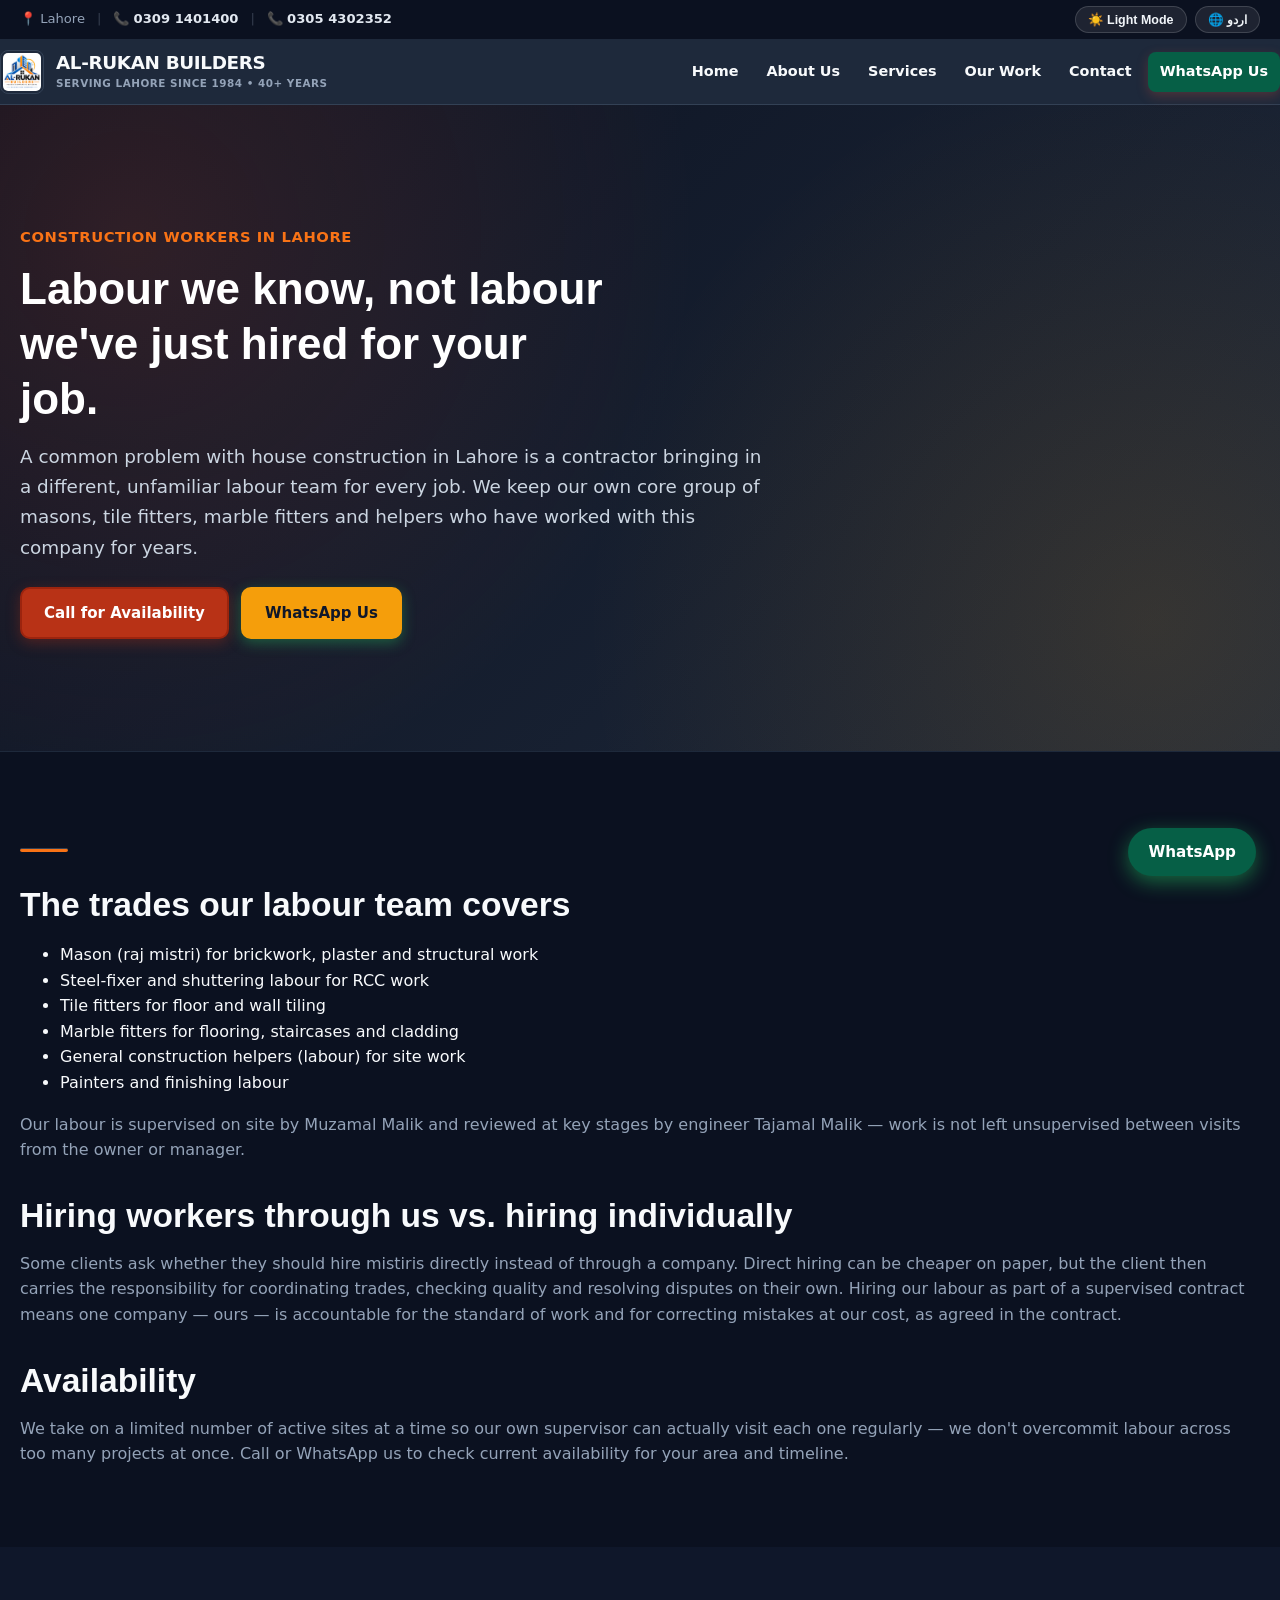
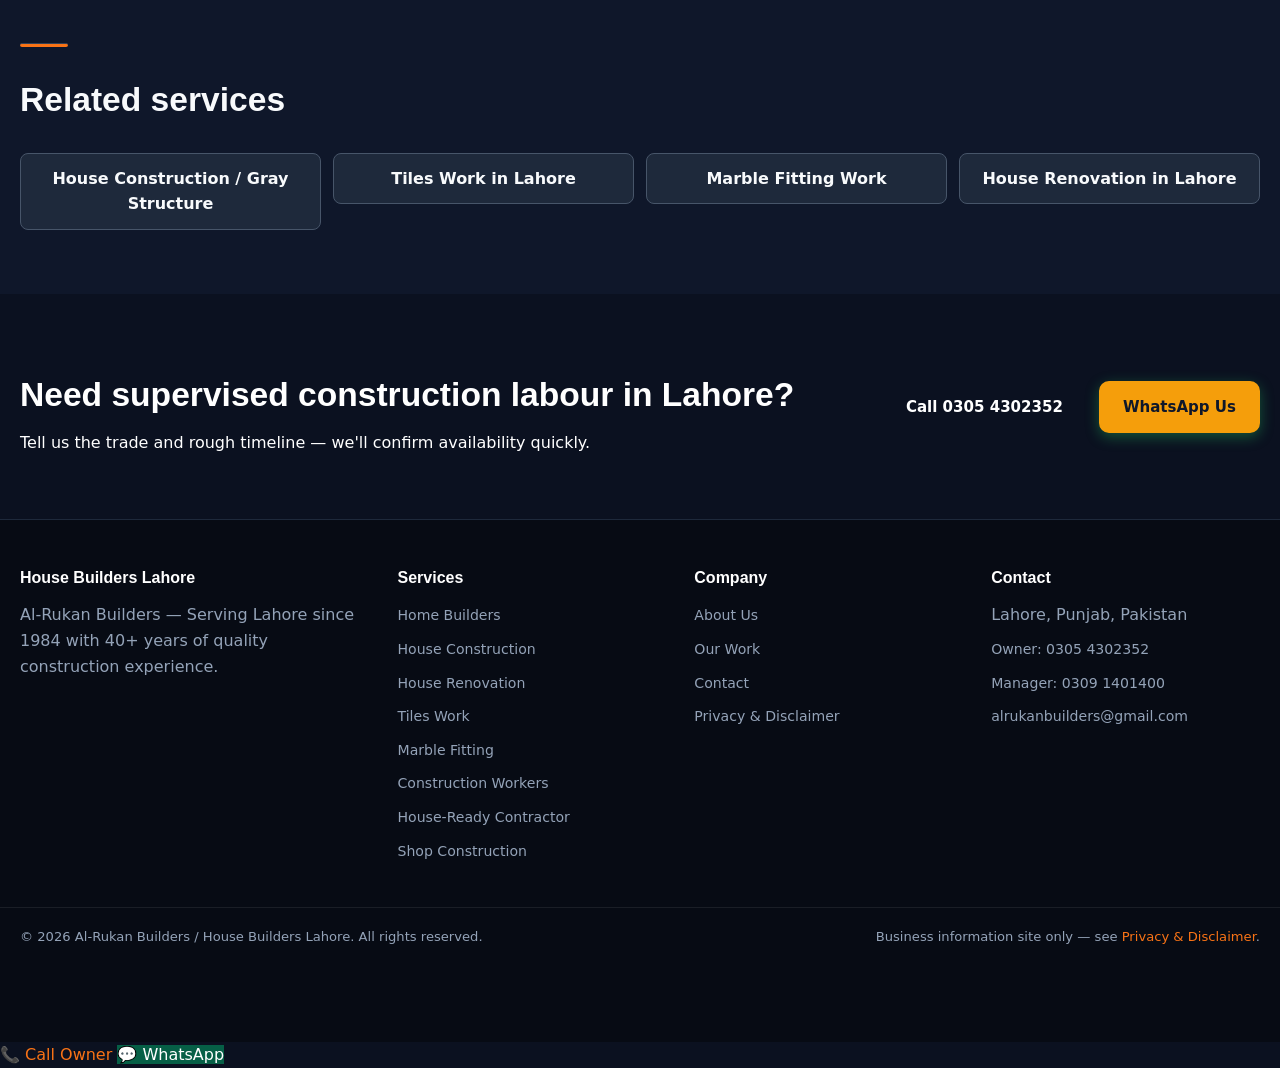
<file: services/construction-workers-in-lahore.html>
<!DOCTYPE html>
<html lang="en">
<head>
<link rel="icon" type="image/png" href="../assets/images/logo.png">
<meta charset="UTF-8">
<meta name="viewport" content="width=device-width, initial-scale=1.0">
<title>Construction Workers in Lahore | Skilled Labour &amp; Mistiri — House Builders Lahore</title>
<meta name="description" content="Skilled construction workers in Lahore — masons, tile fitters, marble fitters and general labour, supervised directly by Al-Rukan Builders' own engineer and supervisor.">
<link rel="canonical" href="https://lahore-construction.work.gd/services/construction-workers-in-lahore.html">
<meta name="robots" content="index, follow">
<link rel="stylesheet" href="../assets/style.css?v=20260917c">
</head>
<body>

<div class="top-strip">
  <div class="container">
    <div class="top-contacts">
      <span data-en="📍 Lahore" data-ur="📍 لاہور">📍 Lahore</span>
      <span class="divider desktop-only">|</span>
      <span>📞 <a href="tel:+923091401400">0309 1401400</a></span>
      <span class="divider desktop-only">|</span>
      <span class="desktop-only">📞 <a href="tel:+923054302352">0305 4302352</a></span>
    </div>
    <div class="top-controls">
      <button class="toggle-btn" id="theme-toggle" type="button" aria-label="Toggle Dark/Light Mode"><span class="icon">🌙</span> <span class="lbl">Dark Mode</span></button>
      <button class="toggle-btn lang-btn" id="lang-toggle" type="button" aria-label="Toggle Language"><span class="icon">🌐</span> <span class="lbl" id="lang-lbl">اردو</span></button>
    </div>
  </div>
</div>
<header class="site-header">
  <div class="container nav-row">
    <a class="brand" href="../index.html" style="text-decoration:none;">
      <img src="../assets/images/logo.png" alt="Al-Rukan Builders Logo" class="brand-logo" width="44" height="44">
      <div class="brand-text"><span class="big">AL-RUKAN BUILDERS</span><span class="small">SERVING LAHORE SINCE 1984 • 40+ YEARS</span></div>
    </a>
    <button class="menu-toggle" id="menu-toggle" aria-label="Toggle navigation">☰</button>
    <nav class="main-nav" id="main-nav">
      <a href="../index.html"><span data-en="Home" data-ur="صفحۂ اول">Home</span></a>
      <a href="../about.html"><span data-en="About Us" data-ur="ہمارے بارے میں">About Us</span></a>
      <a href="house-construction-in-lahore.html" class="active"><span data-en="Services" data-ur="خدمات">Services</span></a>
      <a href="../gallery.html"><span data-en="Our Work" data-ur="ہمارا کام">Our Work</span></a>
      <a href="../contact.html"><span data-en="Contact" data-ur="رابطہ کریں">Contact</span></a>
      <a class="nav-cta" href="https://wa.me/923091401400" target="_blank" rel="noopener"><span data-en="WhatsApp Us" data-ur="واٹس ایپ رابطہ">WhatsApp Us</span></a>
    </nav>
  </div>
</header>

<section class="hero">
  <div class="container hero-inner">
    <div class="eyebrow-plain" data-en="CONSTRUCTION WORKERS IN LAHORE" data-ur="لاہور میں تعمیراتی ماہر کاریگر">CONSTRUCTION WORKERS IN LAHORE</div>
    <h1>Labour we know, not labour we've just hired for your job.</h1>
    <p class="lede">A common problem with house construction in Lahore is a contractor bringing in a different, unfamiliar labour team for every job. We keep our own core group of masons, tile fitters, marble fitters and helpers who have worked with this company for years.</p>
    <div class="hero-actions">
      <a class="btn btn-solid" href="tel:+923054302352">Call for Availability</a>
      <a class="btn btn-safety" href="https://wa.me/923091401400" target="_blank" rel="noopener"><span data-en="WhatsApp Us" data-ur="واٹس ایپ رابطہ">WhatsApp Us</span></a>
    </div>
  </div>
</section>

<section>
  <div class="container" style="max-width:820px;">
    <div class="rule"></div>
    <h2>The trades our labour team covers</h2>
    <ul>
      <li>Mason (raj mistri) for brickwork, plaster and structural work</li>
      <li>Steel-fixer and shuttering labour for RCC work</li>
      <li>Tile fitters for floor and wall tiling</li>
      <li>Marble fitters for flooring, staircases and cladding</li>
      <li>General construction helpers (labour) for site work</li>
      <li>Painters and finishing labour</li>
    </ul>
    <p>Our labour is supervised on site by Muzamal Malik and reviewed at key stages by engineer Tajamal Malik — work is not left unsupervised between visits from the owner or manager.</p>

    <h2>Hiring workers through us vs. hiring individually</h2>
    <p>Some clients ask whether they should hire mistiris directly instead of through a company. Direct hiring can be cheaper on paper, but the client then carries the responsibility for coordinating trades, checking quality and resolving disputes on their own. Hiring our labour as part of a supervised contract means one company — ours — is accountable for the standard of work and for correcting mistakes at our cost, as agreed in the contract.</p>

    <h2>Availability</h2>
    <p>We take on a limited number of active sites at a time so our own supervisor can actually visit each one regularly — we don't overcommit labour across too many projects at once. Call or WhatsApp us to check current availability for your area and timeline.</p>
  </div>
</section>

<section class="section-alt">
  <div class="container">
    <div class="section-head"><div class="rule"></div><h2>Related services</h2></div>
    <ul class="related">
      <li><a href="house-construction-in-lahore.html">House Construction / Gray Structure</a></li>
      <li><a href="tiles-work-in-lahore.html">Tiles Work in Lahore</a></li>
      <li><a href="marble-fitting-in-lahore.html">Marble Fitting Work</a></li>
      <li><a href="house-renovation-in-lahore.html">House Renovation in Lahore</a></li>
    </ul>
  </div>
</section>

<section class="cta-band">
  <div class="container cta-band-inner">
    <div><h2>Need supervised construction labour in Lahore?</h2><p style="color:#F3E4DE;">Tell us the trade and rough timeline — we'll confirm availability quickly.</p></div>
    <div class="hero-actions" style="margin-top:0;">
      <a class="btn" href="tel:+923054302352">Call 0305 4302352</a>
      <a class="btn btn-safety" href="https://wa.me/923091401400" target="_blank" rel="noopener"><span data-en="WhatsApp Us" data-ur="واٹس ایپ رابطہ">WhatsApp Us</span></a>
    </div>
  </div>
</section>

<footer class="site-footer">
  <div class="container footer-grid">
    <div><h4>House Builders Lahore</h4><p class="small">Al-Rukan Builders — Serving Lahore since 1984 with 40+ years of quality construction experience.</p></div>
    <div><h4>Services</h4><ul>
      <li><a href="home-builders-in-lahore.html">Home Builders</a></li>
      <li><a href="house-construction-in-lahore.html">House Construction</a></li>
      <li><a href="house-renovation-in-lahore.html">House Renovation</a></li>
      <li><a href="tiles-work-in-lahore.html">Tiles Work</a></li>
      <li><a href="marble-fitting-in-lahore.html">Marble Fitting</a></li>
      <li><a href="construction-workers-in-lahore.html">Construction Workers</a></li>
      <li><a href="house-ready-contractor-in-lahore.html">House-Ready Contractor</a></li>
      <li><a href="shop-construction-builders-in-lahore.html">Shop Construction</a></li>
    </ul></div>
    <div><h4>Company</h4><ul>
      <li><a href="../about.html"><span data-en="About Us" data-ur="ہمارے بارے میں">About Us</span></a></li>
      <li><a href="../gallery.html"><span data-en="Our Work" data-ur="ہمارا کام">Our Work</span></a></li>
      <li><a href="../contact.html"><span data-en="Contact" data-ur="رابطہ کریں">Contact</span></a></li>
      <li><a href="../privacy-disclaimer.html">Privacy &amp; Disclaimer</a></li>
    </ul></div>
    <div><h4>Contact</h4><ul>
      <li>Lahore, Punjab, Pakistan</li>
      <li><a href="tel:+923054302352">Owner: 0305 4302352</a></li>
      <li><a href="tel:+923091401400">Manager: 0309 1401400</a></li>
      <li><a href="mailto:alrukanbuilders@gmail.com">alrukanbuilders@gmail.com</a></li>
    </ul></div>
  </div>
  <div class="container footer-bottom"><div>&copy; <span id="y"></span> Al-Rukan Builders / House Builders Lahore. All rights reserved.</div><div>Business information site only — see <a href="../privacy-disclaimer.html">Privacy &amp; Disclaimer</a>.</div></div>
</footer>
<a class="wa-float" href="https://wa.me/923091401400" target="_blank" rel="noopener">WhatsApp</a>
<script>document.getElementById('y').textContent = new Date().getFullYear();</script>

<!-- Mobile Sticky Action Bar -->
<div class="mobile-action-bar">
  <a href="tel:+923054302352" class="mobile-action-btn mobile-action-call">
    <span class="icon">📞</span>
    <span>Call Owner</span>
  </a>
  <a href="https://wa.me/923091401400?text=Hi%20Al-Rukan%20Builders%2C%20I%20need%20a%20construction%20quote" class="mobile-action-btn mobile-action-wa" target="_blank" rel="noopener">
    <span class="icon">💬</span>
    <span>WhatsApp</span>
  </a>
</div>


<script>
(function() {
  var toggle = document.getElementById('menu-toggle');
  var nav = document.getElementById('main-nav');
  if (toggle && nav) {
    toggle.addEventListener('click', function(e) {
      e.stopPropagation();
      var open = nav.classList.toggle('open');
      toggle.textContent = open ? '✕' : '☰';
      toggle.setAttribute('aria-expanded', open ? 'true' : 'false');
    });
    var links = nav.querySelectorAll('a');
    for (var i = 0; i < links.length; i++) {
      links[i].addEventListener('click', function() {
        nav.classList.remove('open');
        toggle.textContent = '☰';
        toggle.setAttribute('aria-expanded', 'false');
      });
    }
    document.addEventListener('click', function(e) {
      if (!nav.contains(e.target) && !toggle.contains(e.target)) {
        nav.classList.remove('open');
        toggle.textContent = '☰';
        toggle.setAttribute('aria-expanded', 'false');
      }
    });
  }
})();
</script>

<script src="../assets/site.js?v=20260917c"></script>
</body>
</html>
</file>
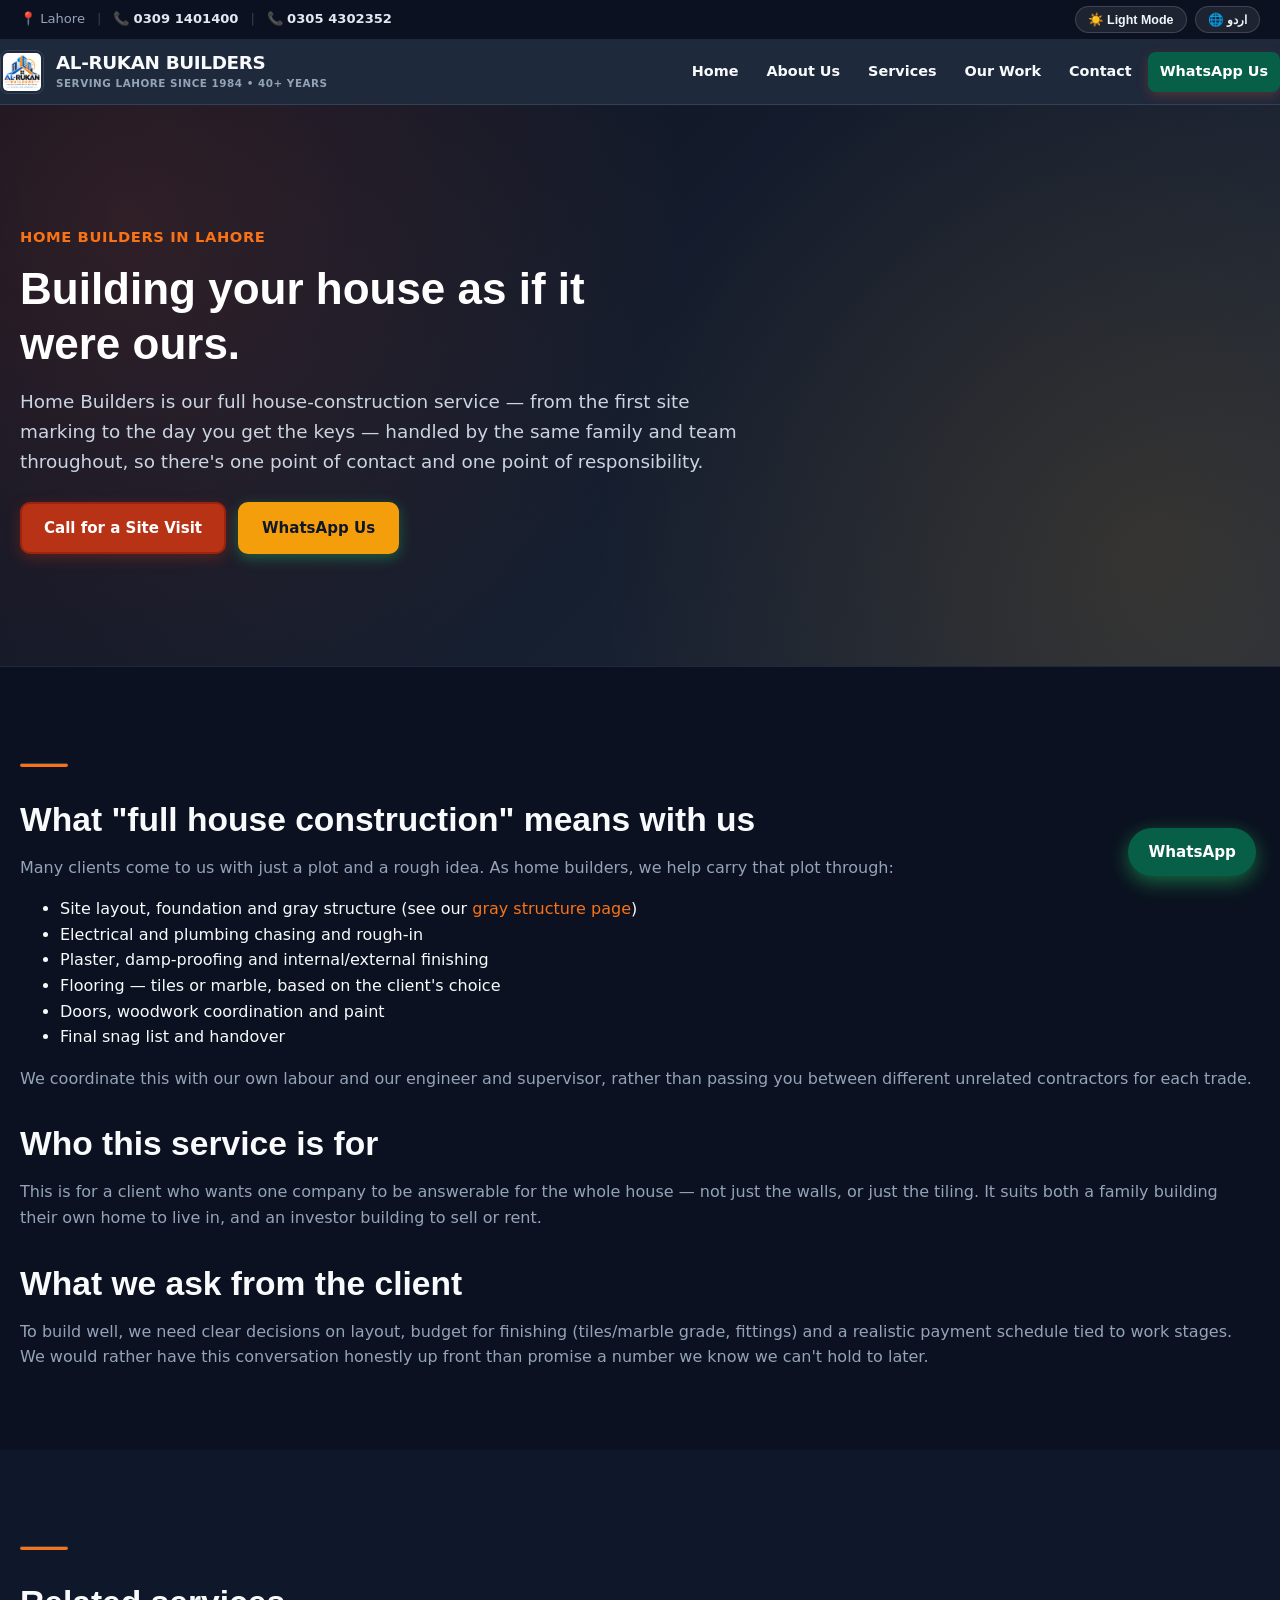
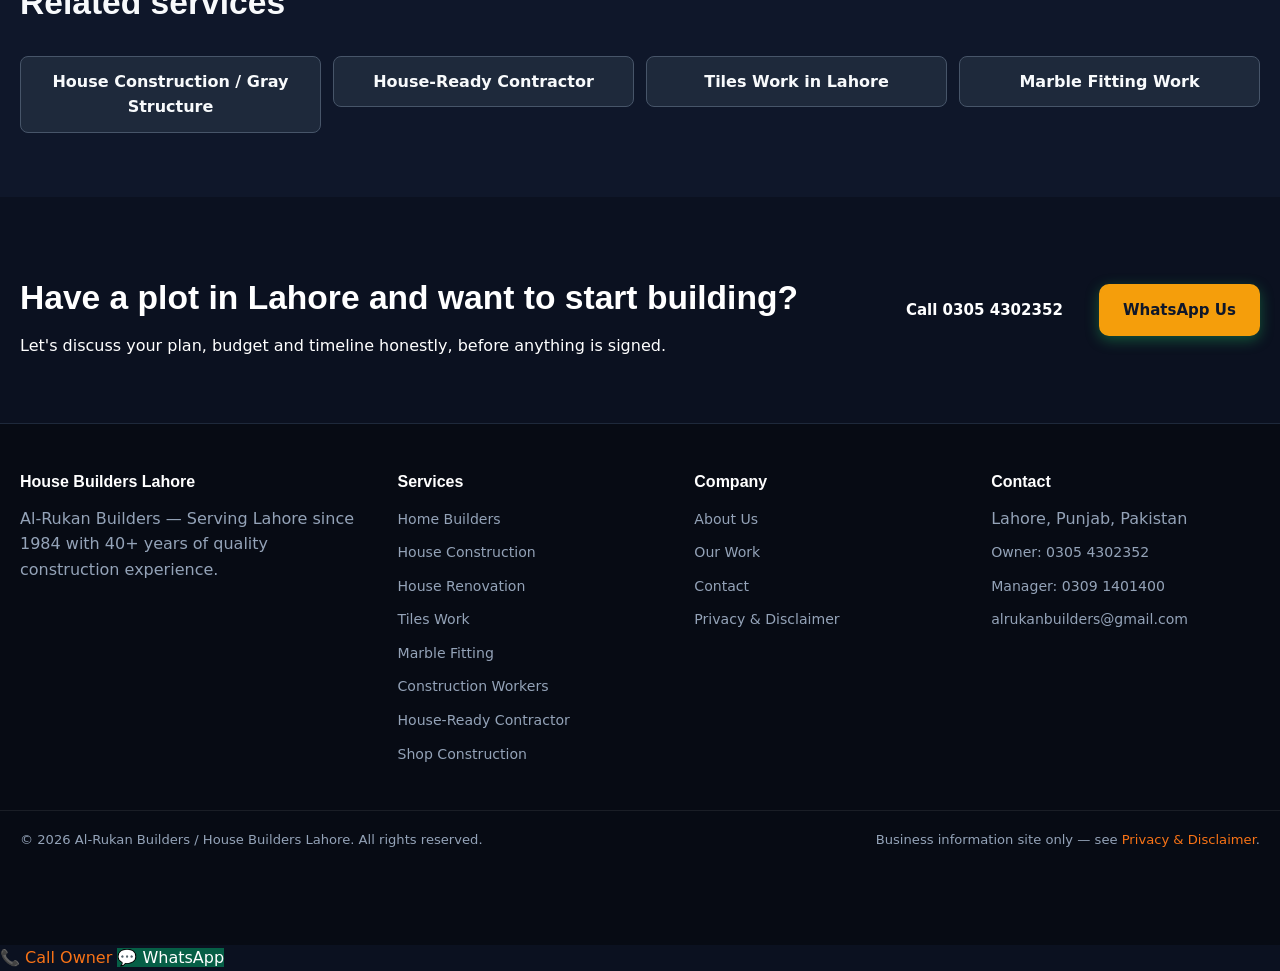
<file: services/home-builders-in-lahore.html>
<!DOCTYPE html>
<html lang="en">
<head>
<link rel="icon" type="image/png" href="../assets/images/logo.png">
<meta charset="UTF-8">
<meta name="viewport" content="width=device-width, initial-scale=1.0">
<title>Home Builders in Lahore | Complete House Building Company — House Builders Lahore</title>
<meta name="description" content="Al-Rukan Builders (House Builders Lahore) — home builders in Lahore handling full house construction, from design coordination and structure to finishing, under one contract and one team.">
<link rel="canonical" href="https://lahore-construction.work.gd/services/home-builders-in-lahore.html">
<meta name="robots" content="index, follow">
<link rel="stylesheet" href="../assets/style.css?v=20260917c">
</head>
<body>

<div class="top-strip">
  <div class="container">
    <div class="top-contacts">
      <span data-en="📍 Lahore" data-ur="📍 لاہور">📍 Lahore</span>
      <span class="divider desktop-only">|</span>
      <span>📞 <a href="tel:+923091401400">0309 1401400</a></span>
      <span class="divider desktop-only">|</span>
      <span class="desktop-only">📞 <a href="tel:+923054302352">0305 4302352</a></span>
    </div>
    <div class="top-controls">
      <button class="toggle-btn" id="theme-toggle" type="button" aria-label="Toggle Dark/Light Mode"><span class="icon">🌙</span> <span class="lbl">Dark Mode</span></button>
      <button class="toggle-btn lang-btn" id="lang-toggle" type="button" aria-label="Toggle Language"><span class="icon">🌐</span> <span class="lbl" id="lang-lbl">اردو</span></button>
    </div>
  </div>
</div>
<header class="site-header">
  <div class="container nav-row">
    <a class="brand" href="../index.html" style="text-decoration:none;">
      <img src="../assets/images/logo.png" alt="Al-Rukan Builders Logo" class="brand-logo" width="44" height="44">
      <div class="brand-text"><span class="big">AL-RUKAN BUILDERS</span><span class="small">SERVING LAHORE SINCE 1984 • 40+ YEARS</span></div>
    </a>
    <button class="menu-toggle" id="menu-toggle" aria-label="Toggle navigation">☰</button>
    <nav class="main-nav" id="main-nav">
      <a href="../index.html"><span data-en="Home" data-ur="صفحۂ اول">Home</span></a>
      <a href="../about.html"><span data-en="About Us" data-ur="ہمارے بارے میں">About Us</span></a>
      <a href="house-construction-in-lahore.html" class="active"><span data-en="Services" data-ur="خدمات">Services</span></a>
      <a href="../gallery.html"><span data-en="Our Work" data-ur="ہمارا کام">Our Work</span></a>
      <a href="../contact.html"><span data-en="Contact" data-ur="رابطہ کریں">Contact</span></a>
      <a class="nav-cta" href="https://wa.me/923091401400" target="_blank" rel="noopener"><span data-en="WhatsApp Us" data-ur="واٹس ایپ رابطہ">WhatsApp Us</span></a>
    </nav>
  </div>
</header>

<section class="hero">
  <div class="container hero-inner">
    <div class="eyebrow-plain" data-en="HOME BUILDERS IN LAHORE" data-ur="لاہور میں ہوم بلڈرز">HOME BUILDERS IN LAHORE</div>
    <h1 data-en="Building your house as if it were ours." data-ur="آپ کے گھر کی تعمیر بالکل اپنے گھر کی طرح۔">Building your house as if it were ours.</h1>
    <p class="lede">Home Builders is our full house-construction service — from the first site marking to the day you get the keys — handled by the same family and team throughout, so there's one point of contact and one point of responsibility.</p>
    <div class="hero-actions">
      <a class="btn btn-solid" href="tel:+923054302352" data-en="Call for a Site Visit" data-ur="سائٹ وزٹ کیلئے کال کریں">Call for a Site Visit</a>
      <a class="btn btn-safety" href="https://wa.me/923091401400" target="_blank" rel="noopener"><span data-en="WhatsApp Us" data-ur="واٹس ایپ رابطہ">WhatsApp Us</span></a>
    </div>
  </div>
</section>

<section>
  <div class="container" style="max-width:820px;">
    <div class="rule"></div>
    <h2>What "full house construction" means with us</h2>
    <p>Many clients come to us with just a plot and a rough idea. As home builders, we help carry that plot through:</p>
    <ul>
      <li>Site layout, foundation and gray structure (see our <a href="house-construction-in-lahore.html">gray structure page</a>)</li>
      <li>Electrical and plumbing chasing and rough-in</li>
      <li>Plaster, damp-proofing and internal/external finishing</li>
      <li>Flooring — tiles or marble, based on the client's choice</li>
      <li>Doors, woodwork coordination and paint</li>
      <li>Final snag list and handover</li>
    </ul>
    <p>We coordinate this with our own labour and our engineer and supervisor, rather than passing you between different unrelated contractors for each trade.</p>

    <h2>Who this service is for</h2>
    <p>This is for a client who wants one company to be answerable for the whole house — not just the walls, or just the tiling. It suits both a family building their own home to live in, and an investor building to sell or rent.</p>

    <h2>What we ask from the client</h2>
    <p>To build well, we need clear decisions on layout, budget for finishing (tiles/marble grade, fittings) and a realistic payment schedule tied to work stages. We would rather have this conversation honestly up front than promise a number we know we can't hold to later.</p>
  </div>
</section>

<section class="section-alt">
  <div class="container">
    <div class="section-head"><div class="rule"></div><h2>Related services</h2></div>
    <ul class="related">
      <li><a href="house-construction-in-lahore.html">House Construction / Gray Structure</a></li>
      <li><a href="house-ready-contractor-in-lahore.html">House-Ready Contractor</a></li>
      <li><a href="tiles-work-in-lahore.html">Tiles Work in Lahore</a></li>
      <li><a href="marble-fitting-in-lahore.html">Marble Fitting Work</a></li>
    </ul>
  </div>
</section>

<section class="cta-band">
  <div class="container cta-band-inner">
    <div><h2>Have a plot in Lahore and want to start building?</h2><p style="color:#F3E4DE;">Let's discuss your plan, budget and timeline honestly, before anything is signed.</p></div>
    <div class="hero-actions" style="margin-top:0;">
      <a class="btn" href="tel:+923054302352">Call 0305 4302352</a>
      <a class="btn btn-safety" href="https://wa.me/923091401400" target="_blank" rel="noopener"><span data-en="WhatsApp Us" data-ur="واٹس ایپ رابطہ">WhatsApp Us</span></a>
    </div>
  </div>
</section>

<footer class="site-footer">
  <div class="container footer-grid">
    <div><h4>House Builders Lahore</h4><p class="small">Al-Rukan Builders — Serving Lahore since 1984 with 40+ years of quality construction experience.</p></div>
    <div><h4>Services</h4><ul>
      <li><a href="home-builders-in-lahore.html">Home Builders</a></li>
      <li><a href="house-construction-in-lahore.html">House Construction</a></li>
      <li><a href="house-renovation-in-lahore.html">House Renovation</a></li>
      <li><a href="tiles-work-in-lahore.html">Tiles Work</a></li>
      <li><a href="marble-fitting-in-lahore.html">Marble Fitting</a></li>
      <li><a href="construction-workers-in-lahore.html">Construction Workers</a></li>
      <li><a href="house-ready-contractor-in-lahore.html">House-Ready Contractor</a></li>
      <li><a href="shop-construction-builders-in-lahore.html">Shop Construction</a></li>
    </ul></div>
    <div><h4>Company</h4><ul>
      <li><a href="../about.html"><span data-en="About Us" data-ur="ہمارے بارے میں">About Us</span></a></li>
      <li><a href="../gallery.html"><span data-en="Our Work" data-ur="ہمارا کام">Our Work</span></a></li>
      <li><a href="../contact.html"><span data-en="Contact" data-ur="رابطہ کریں">Contact</span></a></li>
      <li><a href="../privacy-disclaimer.html">Privacy &amp; Disclaimer</a></li>
    </ul></div>
    <div><h4>Contact</h4><ul>
      <li>Lahore, Punjab, Pakistan</li>
      <li><a href="tel:+923054302352">Owner: 0305 4302352</a></li>
      <li><a href="tel:+923091401400">Manager: 0309 1401400</a></li>
      <li><a href="mailto:alrukanbuilders@gmail.com">alrukanbuilders@gmail.com</a></li>
    </ul></div>
  </div>
  <div class="container footer-bottom"><div>&copy; <span id="y"></span> Al-Rukan Builders / House Builders Lahore. All rights reserved.</div><div>Business information site only — see <a href="../privacy-disclaimer.html">Privacy &amp; Disclaimer</a>.</div></div>
</footer>
<a class="wa-float" href="https://wa.me/923091401400" target="_blank" rel="noopener">WhatsApp</a>
<script>document.getElementById('y').textContent = new Date().getFullYear();</script>

<!-- Mobile Sticky Action Bar -->
<div class="mobile-action-bar">
  <a href="tel:+923054302352" class="mobile-action-btn mobile-action-call">
    <span class="icon">📞</span>
    <span>Call Owner</span>
  </a>
  <a href="https://wa.me/923091401400?text=Hi%20Al-Rukan%20Builders%2C%20I%20need%20a%20construction%20quote" class="mobile-action-btn mobile-action-wa" target="_blank" rel="noopener">
    <span class="icon">💬</span>
    <span>WhatsApp</span>
  </a>
</div>


<script>
(function() {
  var toggle = document.getElementById('menu-toggle');
  var nav = document.getElementById('main-nav');
  if (toggle && nav) {
    toggle.addEventListener('click', function(e) {
      e.stopPropagation();
      var open = nav.classList.toggle('open');
      toggle.textContent = open ? '✕' : '☰';
      toggle.setAttribute('aria-expanded', open ? 'true' : 'false');
    });
    var links = nav.querySelectorAll('a');
    for (var i = 0; i < links.length; i++) {
      links[i].addEventListener('click', function() {
        nav.classList.remove('open');
        toggle.textContent = '☰';
        toggle.setAttribute('aria-expanded', 'false');
      });
    }
    document.addEventListener('click', function(e) {
      if (!nav.contains(e.target) && !toggle.contains(e.target)) {
        nav.classList.remove('open');
        toggle.textContent = '☰';
        toggle.setAttribute('aria-expanded', 'false');
      }
    });
  }
})();
</script>

<script src="../assets/site.js?v=20260917c"></script>
</body>
</html>
</file>
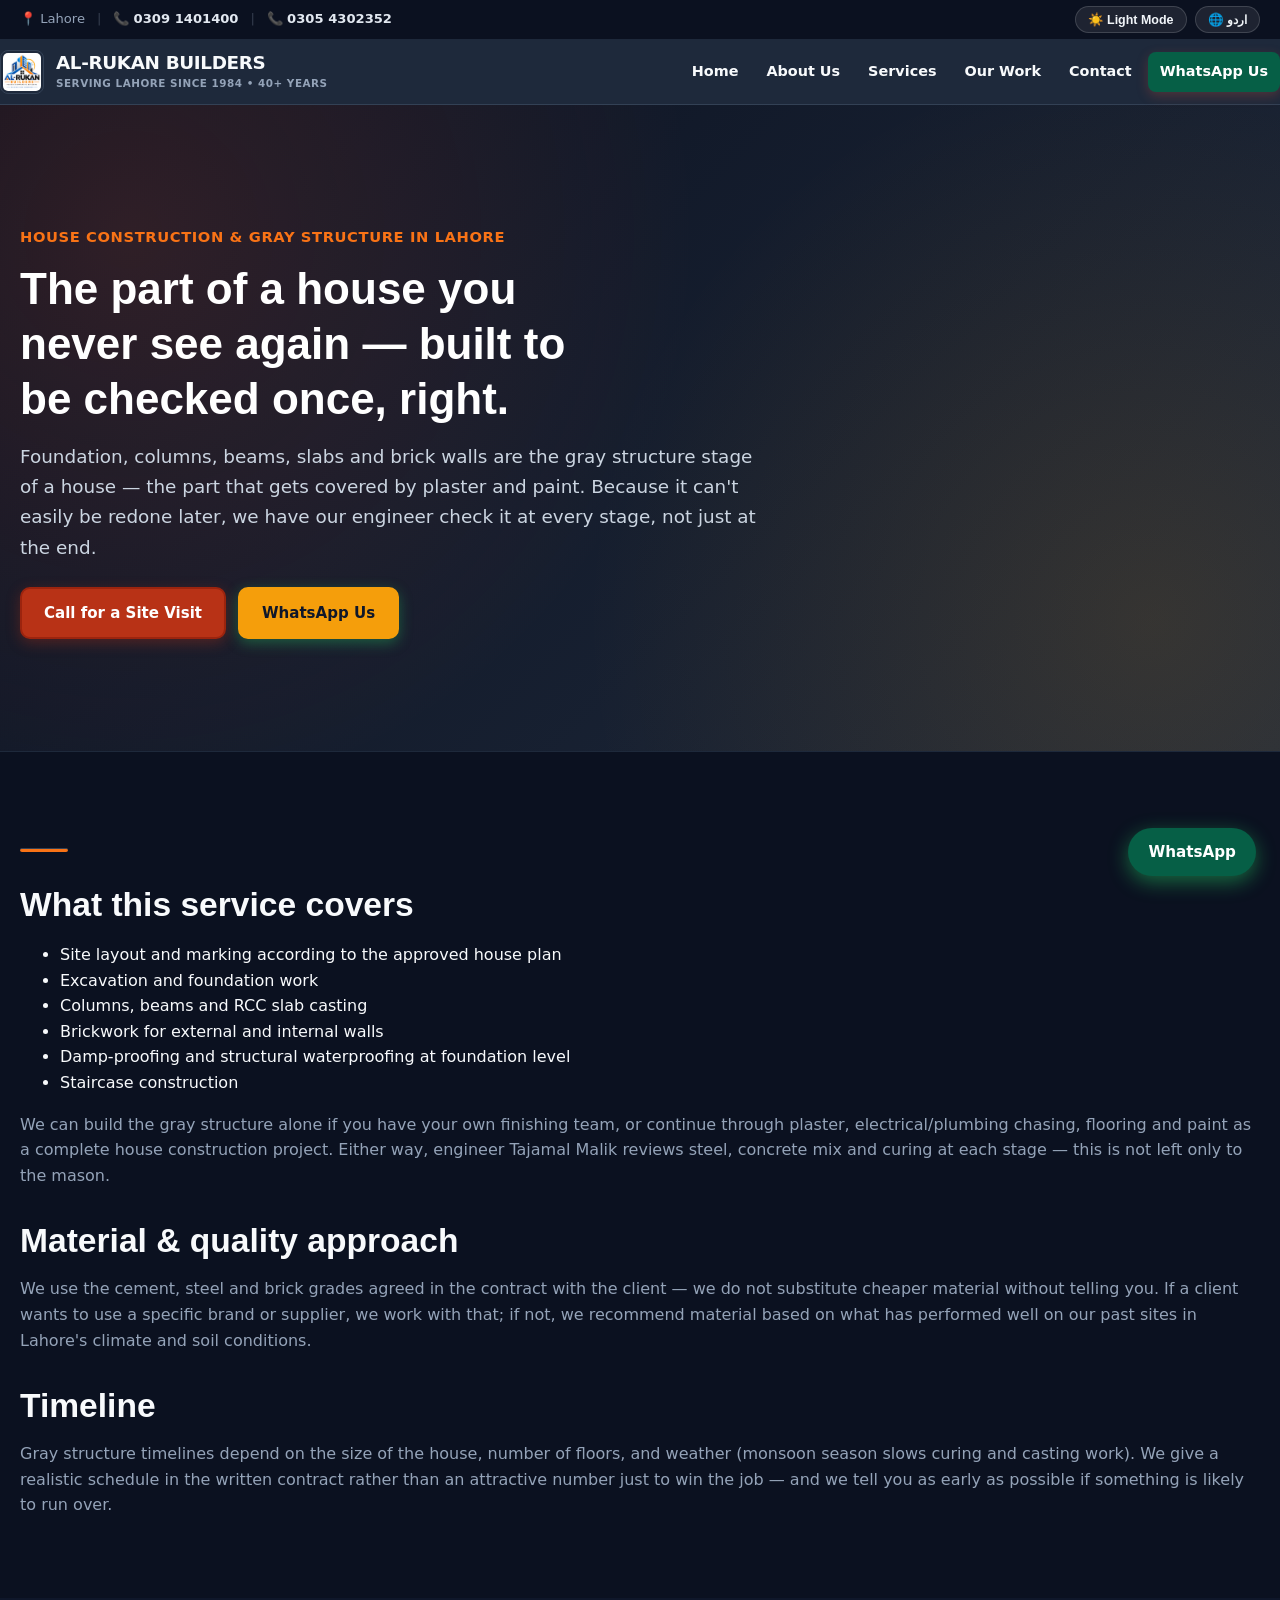
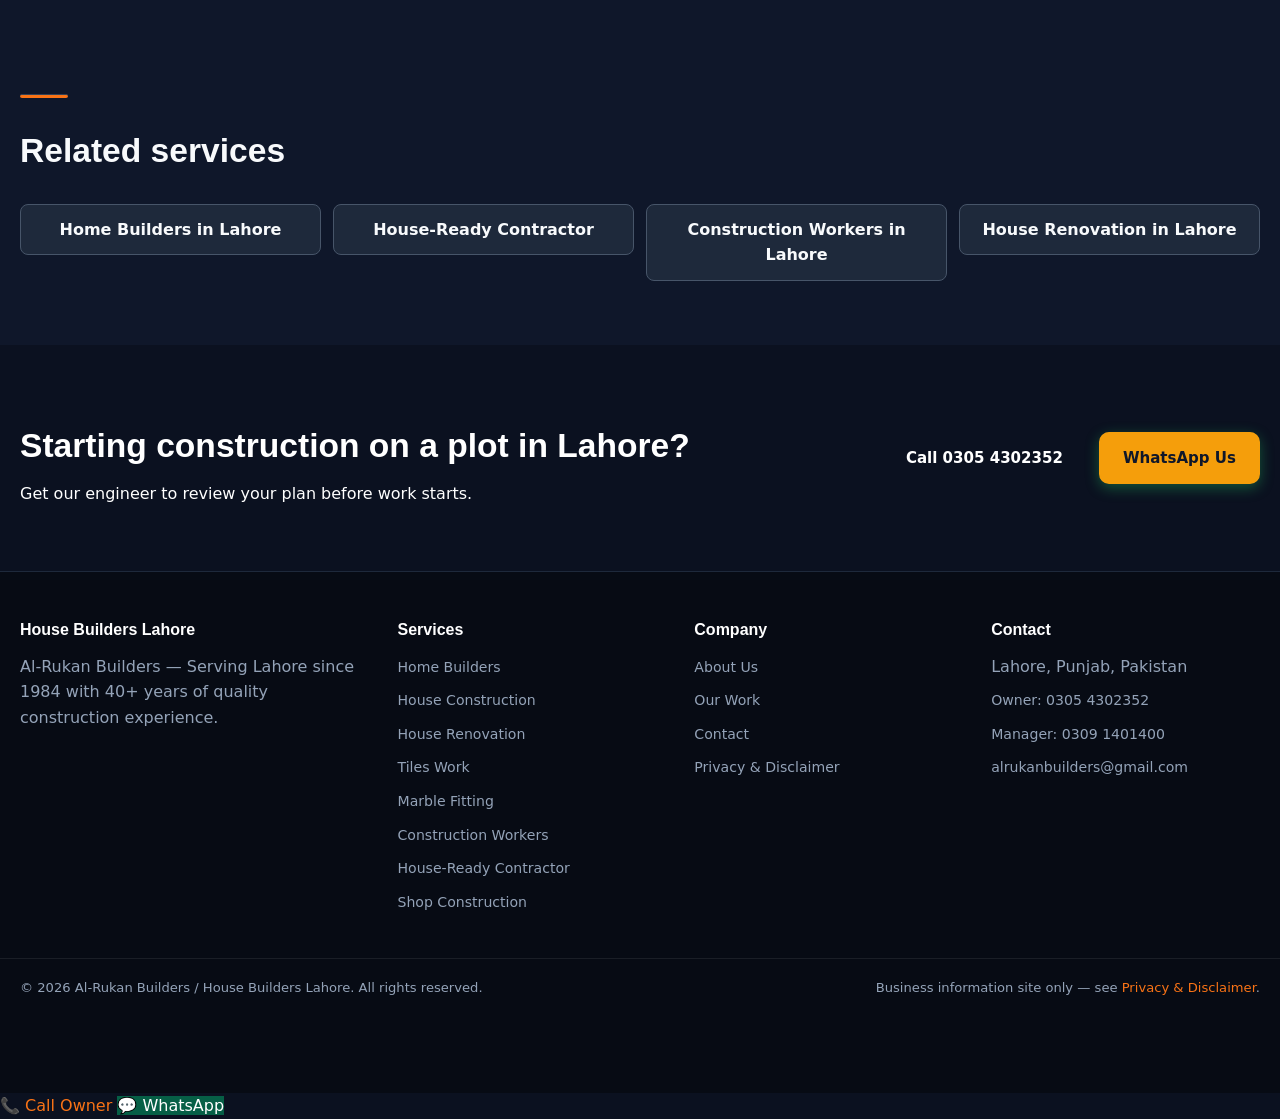
<file: services/house-construction-in-lahore.html>
<!DOCTYPE html>
<html lang="en">
<head>
<link rel="icon" type="image/png" href="../assets/images/logo.png">
<meta charset="UTF-8">
<meta name="viewport" content="width=device-width, initial-scale=1.0">
<title>House Construction &amp; Gray Structure in Lahore, Pakistan | House Builders Lahore</title>
<meta name="description" content="House construction and gray structure work in Lahore — foundation, columns, beams, slabs and brickwork built and checked by Al-Rukan Builders' own engineer and labour.">
<link rel="canonical" href="https://lahore-construction.work.gd/services/house-construction-in-lahore.html">
<meta name="robots" content="index, follow">
<link rel="stylesheet" href="../assets/style.css?v=20260917c">
</head>
<body>

<div class="top-strip">
  <div class="container">
    <div class="top-contacts">
      <span data-en="📍 Lahore" data-ur="📍 لاہور">📍 Lahore</span>
      <span class="divider desktop-only">|</span>
      <span>📞 <a href="tel:+923091401400">0309 1401400</a></span>
      <span class="divider desktop-only">|</span>
      <span class="desktop-only">📞 <a href="tel:+923054302352">0305 4302352</a></span>
    </div>
    <div class="top-controls">
      <button class="toggle-btn" id="theme-toggle" type="button" aria-label="Toggle Dark/Light Mode"><span class="icon">🌙</span> <span class="lbl">Dark Mode</span></button>
      <button class="toggle-btn lang-btn" id="lang-toggle" type="button" aria-label="Toggle Language"><span class="icon">🌐</span> <span class="lbl" id="lang-lbl">اردو</span></button>
    </div>
  </div>
</div>
<header class="site-header">
  <div class="container nav-row">
    <a class="brand" href="../index.html" style="text-decoration:none;">
      <img src="../assets/images/logo.png" alt="Al-Rukan Builders Logo" class="brand-logo" width="44" height="44">
      <div class="brand-text"><span class="big">AL-RUKAN BUILDERS</span><span class="small">SERVING LAHORE SINCE 1984 • 40+ YEARS</span></div>
    </a>
    <button class="menu-toggle" id="menu-toggle" aria-label="Toggle navigation">☰</button>
    <nav class="main-nav" id="main-nav">
      <a href="../index.html"><span data-en="Home" data-ur="صفحۂ اول">Home</span></a>
      <a href="../about.html"><span data-en="About Us" data-ur="ہمارے بارے میں">About Us</span></a>
      <a href="house-construction-in-lahore.html" class="active"><span data-en="Services" data-ur="خدمات">Services</span></a>
      <a href="../gallery.html"><span data-en="Our Work" data-ur="ہمارا کام">Our Work</span></a>
      <a href="../contact.html"><span data-en="Contact" data-ur="رابطہ کریں">Contact</span></a>
      <a class="nav-cta" href="https://wa.me/923091401400" target="_blank" rel="noopener"><span data-en="WhatsApp Us" data-ur="واٹس ایپ رابطہ">WhatsApp Us</span></a>
    </nav>
  </div>
</header>

<section class="hero">
  <div class="container hero-inner">
    <div class="eyebrow-plain">HOUSE CONSTRUCTION &amp; GRAY STRUCTURE IN LAHORE</div>
    <h1>The part of a house you never see again — built to be checked once, right.</h1>
    <p class="lede">Foundation, columns, beams, slabs and brick walls are the gray structure stage of a house — the part that gets covered by plaster and paint. Because it can't easily be redone later, we have our engineer check it at every stage, not just at the end.</p>
    <div class="hero-actions">
      <a class="btn btn-solid" href="tel:+923054302352" data-en="Call for a Site Visit" data-ur="سائٹ وزٹ کیلئے کال کریں">Call for a Site Visit</a>
      <a class="btn btn-safety" href="https://wa.me/923091401400" target="_blank" rel="noopener"><span data-en="WhatsApp Us" data-ur="واٹس ایپ رابطہ">WhatsApp Us</span></a>
    </div>
  </div>
</section>

<section>
  <div class="container" style="max-width:820px;">
    <div class="rule"></div>
    <h2>What this service covers</h2>
    <ul>
      <li>Site layout and marking according to the approved house plan</li>
      <li>Excavation and foundation work</li>
      <li>Columns, beams and RCC slab casting</li>
      <li>Brickwork for external and internal walls</li>
      <li>Damp-proofing and structural waterproofing at foundation level</li>
      <li>Staircase construction</li>
    </ul>
    <p>We can build the gray structure alone if you have your own finishing team, or continue through plaster, electrical/plumbing chasing, flooring and paint as a complete house construction project. Either way, engineer Tajamal Malik reviews steel, concrete mix and curing at each stage — this is not left only to the mason.</p>

    <h2>Material &amp; quality approach</h2>
    <p>We use the cement, steel and brick grades agreed in the contract with the client — we do not substitute cheaper material without telling you. If a client wants to use a specific brand or supplier, we work with that; if not, we recommend material based on what has performed well on our past sites in Lahore's climate and soil conditions.</p>

    <h2>Timeline</h2>
    <p>Gray structure timelines depend on the size of the house, number of floors, and weather (monsoon season slows curing and casting work). We give a realistic schedule in the written contract rather than an attractive number just to win the job — and we tell you as early as possible if something is likely to run over.</p>
  </div>
</section>

<section class="section-alt">
  <div class="container">
    <div class="section-head"><div class="rule"></div><h2>Related services</h2></div>
    <ul class="related">
      <li><a href="home-builders-in-lahore.html">Home Builders in Lahore</a></li>
      <li><a href="house-ready-contractor-in-lahore.html">House-Ready Contractor</a></li>
      <li><a href="construction-workers-in-lahore.html">Construction Workers in Lahore</a></li>
      <li><a href="house-renovation-in-lahore.html">House Renovation in Lahore</a></li>
    </ul>
  </div>
</section>

<section class="cta-band">
  <div class="container cta-band-inner">
    <div><h2>Starting construction on a plot in Lahore?</h2><p style="color:#F3E4DE;">Get our engineer to review your plan before work starts.</p></div>
    <div class="hero-actions" style="margin-top:0;">
      <a class="btn" href="tel:+923054302352">Call 0305 4302352</a>
      <a class="btn btn-safety" href="https://wa.me/923091401400" target="_blank" rel="noopener"><span data-en="WhatsApp Us" data-ur="واٹس ایپ رابطہ">WhatsApp Us</span></a>
    </div>
  </div>
</section>

<footer class="site-footer">
  <div class="container footer-grid">
    <div><h4>House Builders Lahore</h4><p class="small">Al-Rukan Builders — Serving Lahore since 1984 with 40+ years of quality construction experience.</p></div>
    <div><h4>Services</h4><ul>
      <li><a href="home-builders-in-lahore.html">Home Builders</a></li>
      <li><a href="house-construction-in-lahore.html">House Construction</a></li>
      <li><a href="house-renovation-in-lahore.html">House Renovation</a></li>
      <li><a href="tiles-work-in-lahore.html">Tiles Work</a></li>
      <li><a href="marble-fitting-in-lahore.html">Marble Fitting</a></li>
      <li><a href="construction-workers-in-lahore.html">Construction Workers</a></li>
      <li><a href="house-ready-contractor-in-lahore.html">House-Ready Contractor</a></li>
      <li><a href="shop-construction-builders-in-lahore.html">Shop Construction</a></li>
    </ul></div>
    <div><h4>Company</h4><ul>
      <li><a href="../about.html"><span data-en="About Us" data-ur="ہمارے بارے میں">About Us</span></a></li>
      <li><a href="../gallery.html"><span data-en="Our Work" data-ur="ہمارا کام">Our Work</span></a></li>
      <li><a href="../contact.html"><span data-en="Contact" data-ur="رابطہ کریں">Contact</span></a></li>
      <li><a href="../privacy-disclaimer.html">Privacy &amp; Disclaimer</a></li>
    </ul></div>
    <div><h4>Contact</h4><ul>
      <li>Lahore, Punjab, Pakistan</li>
      <li><a href="tel:+923054302352">Owner: 0305 4302352</a></li>
      <li><a href="tel:+923091401400">Manager: 0309 1401400</a></li>
      <li><a href="mailto:alrukanbuilders@gmail.com">alrukanbuilders@gmail.com</a></li>
    </ul></div>
  </div>
  <div class="container footer-bottom"><div>&copy; <span id="y"></span> Al-Rukan Builders / House Builders Lahore. All rights reserved.</div><div>Business information site only — see <a href="../privacy-disclaimer.html">Privacy &amp; Disclaimer</a>.</div></div>
</footer>
<a class="wa-float" href="https://wa.me/923091401400" target="_blank" rel="noopener">WhatsApp</a>
<script>document.getElementById('y').textContent = new Date().getFullYear();</script>

<!-- Mobile Sticky Action Bar -->
<div class="mobile-action-bar">
  <a href="tel:+923054302352" class="mobile-action-btn mobile-action-call">
    <span class="icon">📞</span>
    <span>Call Owner</span>
  </a>
  <a href="https://wa.me/923091401400?text=Hi%20Al-Rukan%20Builders%2C%20I%20need%20a%20construction%20quote" class="mobile-action-btn mobile-action-wa" target="_blank" rel="noopener">
    <span class="icon">💬</span>
    <span>WhatsApp</span>
  </a>
</div>


<script>
(function() {
  var toggle = document.getElementById('menu-toggle');
  var nav = document.getElementById('main-nav');
  if (toggle && nav) {
    toggle.addEventListener('click', function(e) {
      e.stopPropagation();
      var open = nav.classList.toggle('open');
      toggle.textContent = open ? '✕' : '☰';
      toggle.setAttribute('aria-expanded', open ? 'true' : 'false');
    });
    var links = nav.querySelectorAll('a');
    for (var i = 0; i < links.length; i++) {
      links[i].addEventListener('click', function() {
        nav.classList.remove('open');
        toggle.textContent = '☰';
        toggle.setAttribute('aria-expanded', 'false');
      });
    }
    document.addEventListener('click', function(e) {
      if (!nav.contains(e.target) && !toggle.contains(e.target)) {
        nav.classList.remove('open');
        toggle.textContent = '☰';
        toggle.setAttribute('aria-expanded', 'false');
      }
    });
  }
})();
</script>

<script src="../assets/site.js?v=20260917c"></script>
</body>
</html>
</file>
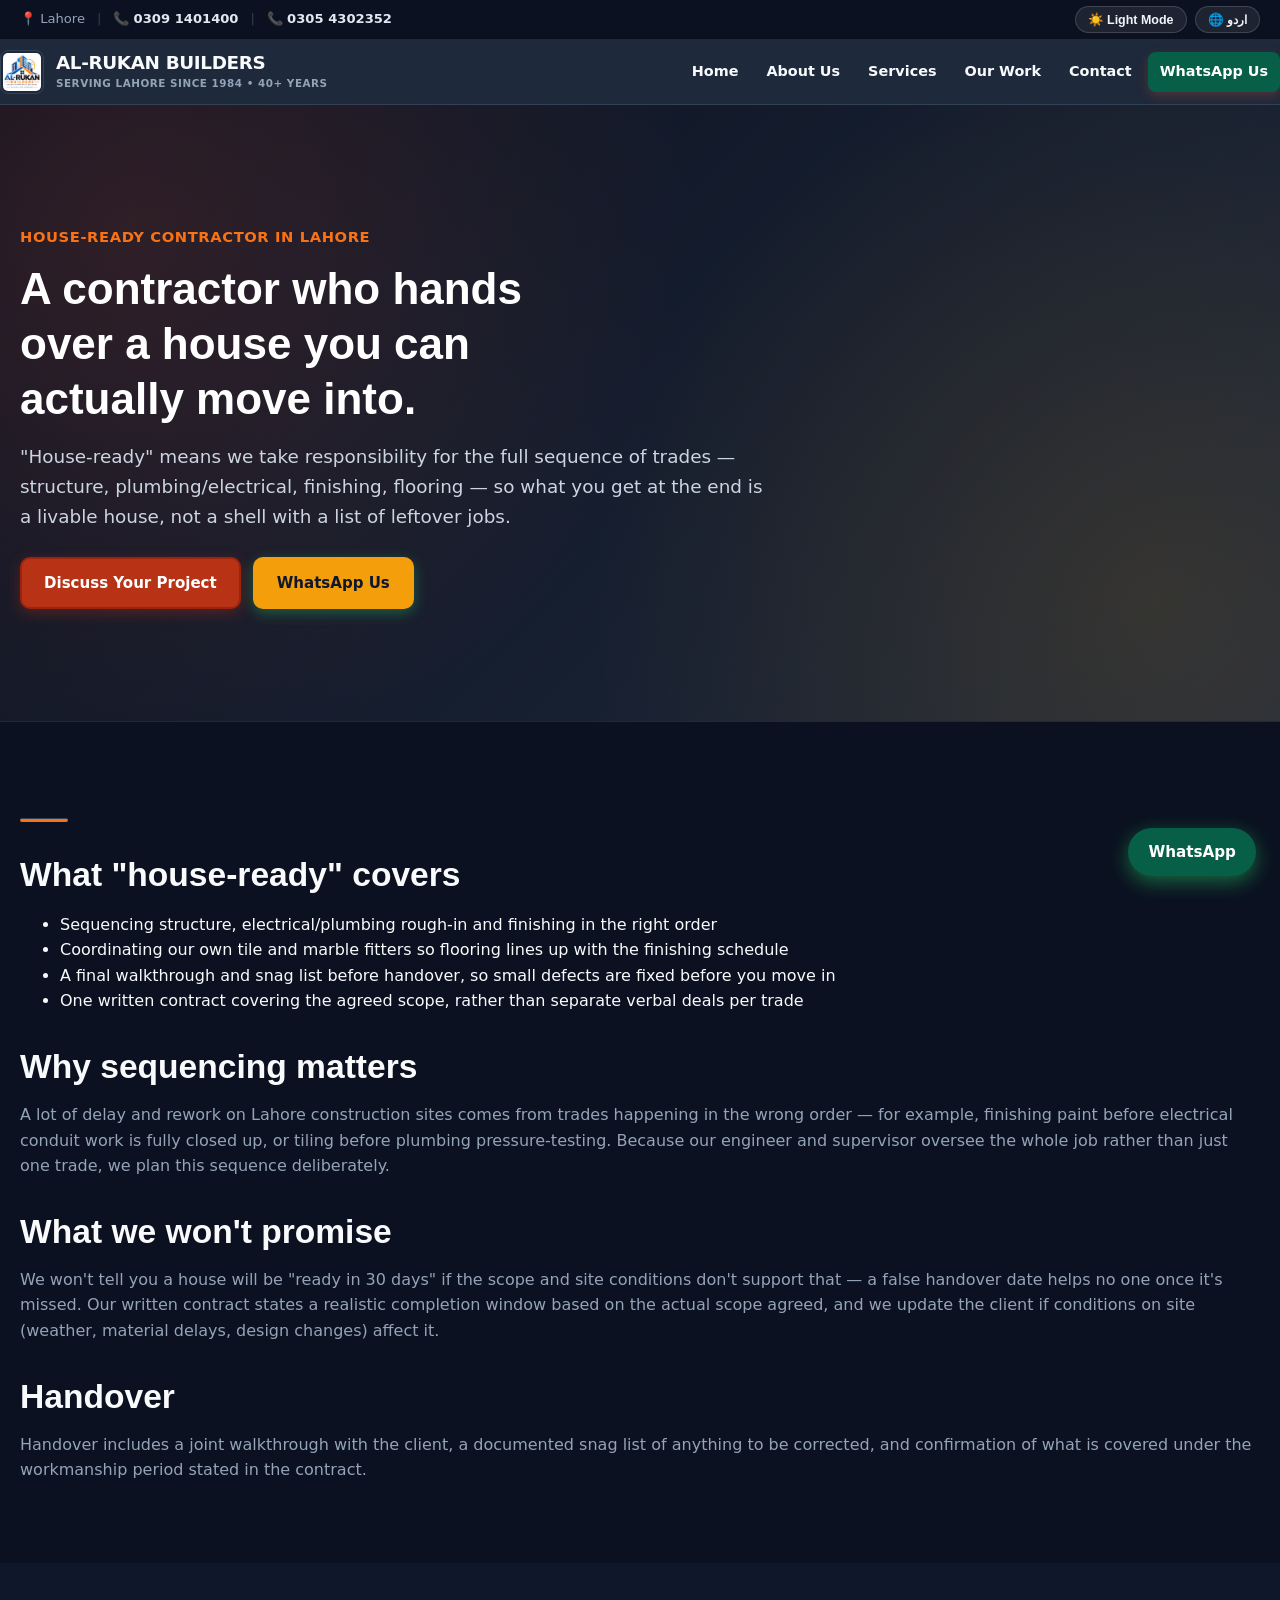
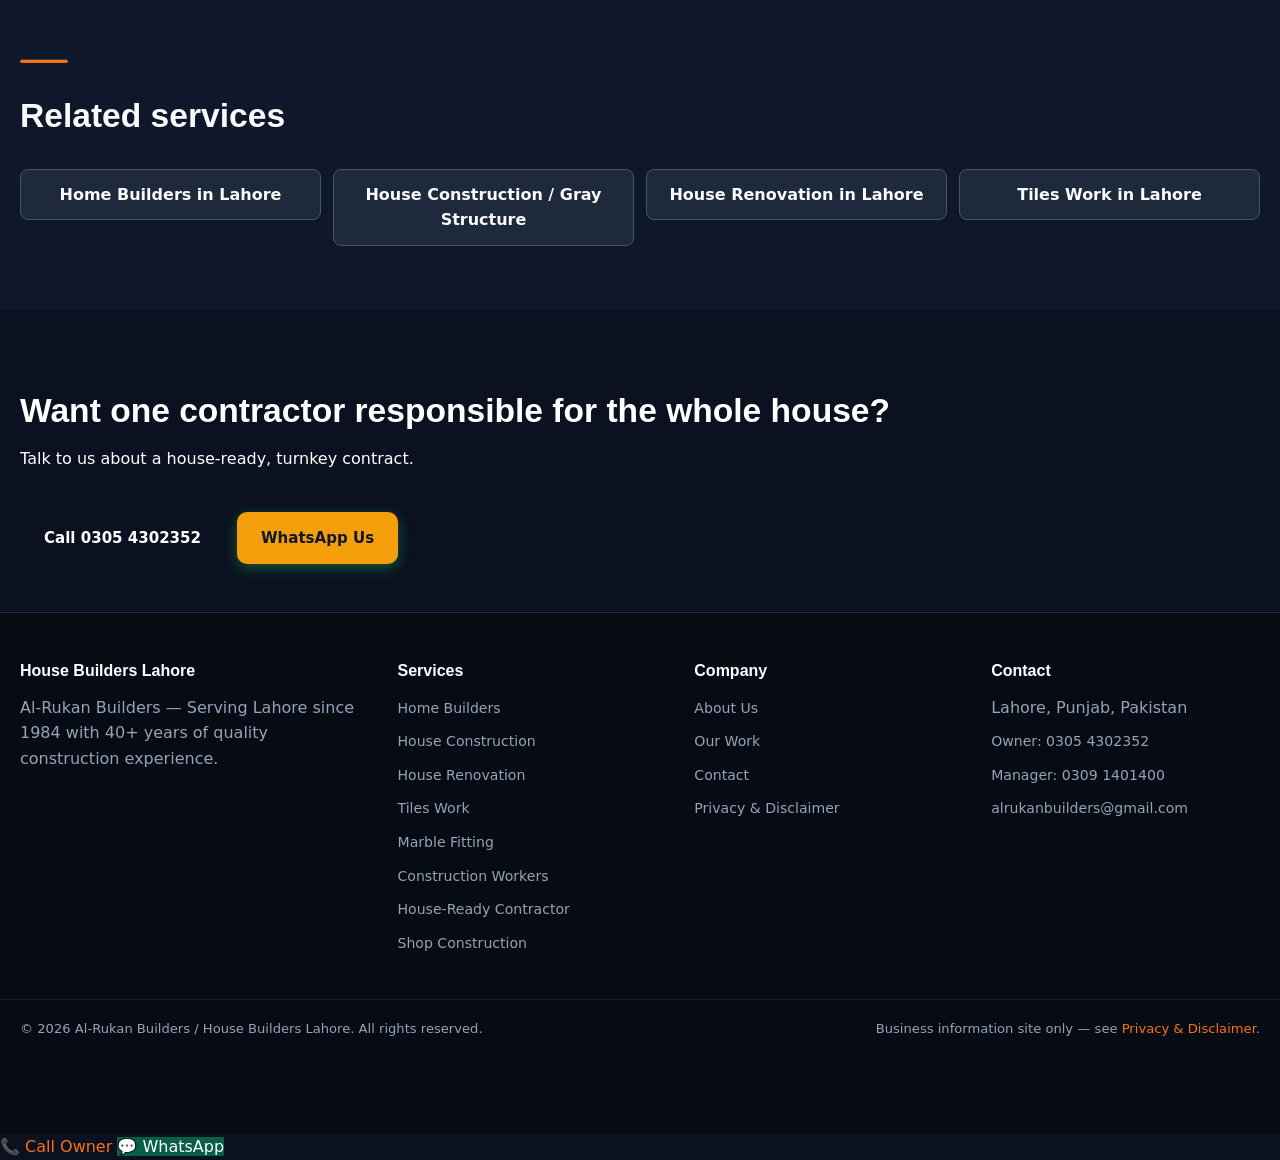
<file: services/house-ready-contractor-in-lahore.html>
<!DOCTYPE html>
<html lang="en">
<head>
<link rel="icon" type="image/png" href="../assets/images/logo.png">
<meta charset="UTF-8">
<meta name="viewport" content="width=device-width, initial-scale=1.0">
<title>House-Ready Contractor in Lahore | Turnkey Construction — House Builders Lahore</title>
<meta name="description" content="Looking for a house-ready contractor in Lahore who hands over a finished, move-in-ready home? Al-Rukan Builders manages structure through final finishing under one written contract.">
<link rel="canonical" href="https://lahore-construction.work.gd/services/house-ready-contractor-in-lahore.html">
<meta name="robots" content="index, follow">
<link rel="stylesheet" href="../assets/style.css?v=20260917c">
</head>
<body>

<div class="top-strip">
  <div class="container">
    <div class="top-contacts">
      <span data-en="📍 Lahore" data-ur="📍 لاہور">📍 Lahore</span>
      <span class="divider desktop-only">|</span>
      <span>📞 <a href="tel:+923091401400">0309 1401400</a></span>
      <span class="divider desktop-only">|</span>
      <span class="desktop-only">📞 <a href="tel:+923054302352">0305 4302352</a></span>
    </div>
    <div class="top-controls">
      <button class="toggle-btn" id="theme-toggle" type="button" aria-label="Toggle Dark/Light Mode"><span class="icon">🌙</span> <span class="lbl">Dark Mode</span></button>
      <button class="toggle-btn lang-btn" id="lang-toggle" type="button" aria-label="Toggle Language"><span class="icon">🌐</span> <span class="lbl" id="lang-lbl">اردو</span></button>
    </div>
  </div>
</div>
<header class="site-header">
  <div class="container nav-row">
    <a class="brand" href="../index.html" style="text-decoration:none;">
      <img src="../assets/images/logo.png" alt="Al-Rukan Builders Logo" class="brand-logo" width="44" height="44">
      <div class="brand-text"><span class="big">AL-RUKAN BUILDERS</span><span class="small">SERVING LAHORE SINCE 1984 • 40+ YEARS</span></div>
    </a>
    <button class="menu-toggle" id="menu-toggle" aria-label="Toggle navigation">☰</button>
    <nav class="main-nav" id="main-nav">
      <a href="../index.html"><span data-en="Home" data-ur="صفحۂ اول">Home</span></a>
      <a href="../about.html"><span data-en="About Us" data-ur="ہمارے بارے میں">About Us</span></a>
      <a href="house-construction-in-lahore.html" class="active"><span data-en="Services" data-ur="خدمات">Services</span></a>
      <a href="../gallery.html"><span data-en="Our Work" data-ur="ہمارا کام">Our Work</span></a>
      <a href="../contact.html"><span data-en="Contact" data-ur="رابطہ کریں">Contact</span></a>
      <a class="nav-cta" href="https://wa.me/923091401400" target="_blank" rel="noopener"><span data-en="WhatsApp Us" data-ur="واٹس ایپ رابطہ">WhatsApp Us</span></a>
    </nav>
  </div>
</header>

<section class="hero">
  <div class="container hero-inner">
    <div class="eyebrow-plain">HOUSE-READY CONTRACTOR IN LAHORE</div>
    <h1>A contractor who hands over a house you can actually move into.</h1>
    <p class="lede">"House-ready" means we take responsibility for the full sequence of trades — structure, plumbing/electrical, finishing, flooring — so what you get at the end is a livable house, not a shell with a list of leftover jobs.</p>
    <div class="hero-actions">
      <a class="btn btn-solid" href="tel:+923054302352">Discuss Your Project</a>
      <a class="btn btn-safety" href="https://wa.me/923091401400" target="_blank" rel="noopener"><span data-en="WhatsApp Us" data-ur="واٹس ایپ رابطہ">WhatsApp Us</span></a>
    </div>
  </div>
</section>

<section>
  <div class="container" style="max-width:820px;">
    <div class="rule"></div>
    <h2>What "house-ready" covers</h2>
    <ul>
      <li>Sequencing structure, electrical/plumbing rough-in and finishing in the right order</li>
      <li>Coordinating our own tile and marble fitters so flooring lines up with the finishing schedule</li>
      <li>A final walkthrough and snag list before handover, so small defects are fixed before you move in</li>
      <li>One written contract covering the agreed scope, rather than separate verbal deals per trade</li>
    </ul>

    <h2>Why sequencing matters</h2>
    <p>A lot of delay and rework on Lahore construction sites comes from trades happening in the wrong order — for example, finishing paint before electrical conduit work is fully closed up, or tiling before plumbing pressure-testing. Because our engineer and supervisor oversee the whole job rather than just one trade, we plan this sequence deliberately.</p>

    <h2>What we won't promise</h2>
    <p>We won't tell you a house will be "ready in 30 days" if the scope and site conditions don't support that — a false handover date helps no one once it's missed. Our written contract states a realistic completion window based on the actual scope agreed, and we update the client if conditions on site (weather, material delays, design changes) affect it.</p>

    <h2>Handover</h2>
    <p>Handover includes a joint walkthrough with the client, a documented snag list of anything to be corrected, and confirmation of what is covered under the workmanship period stated in the contract.</p>
  </div>
</section>

<section class="section-alt">
  <div class="container">
    <div class="section-head"><div class="rule"></div><h2>Related services</h2></div>
    <ul class="related">
      <li><a href="home-builders-in-lahore.html">Home Builders in Lahore</a></li>
      <li><a href="house-construction-in-lahore.html">House Construction / Gray Structure</a></li>
      <li><a href="house-renovation-in-lahore.html">House Renovation in Lahore</a></li>
      <li><a href="tiles-work-in-lahore.html">Tiles Work in Lahore</a></li>
    </ul>
  </div>
</section>

<section class="cta-band">
  <div class="container cta-band-inner">
    <div><h2>Want one contractor responsible for the whole house?</h2><p style="color:#F3E4DE;">Talk to us about a house-ready, turnkey contract.</p></div>
    <div class="hero-actions" style="margin-top:0;">
      <a class="btn" href="tel:+923054302352">Call 0305 4302352</a>
      <a class="btn btn-safety" href="https://wa.me/923091401400" target="_blank" rel="noopener"><span data-en="WhatsApp Us" data-ur="واٹس ایپ رابطہ">WhatsApp Us</span></a>
    </div>
  </div>
</section>

<footer class="site-footer">
  <div class="container footer-grid">
    <div><h4>House Builders Lahore</h4><p class="small">Al-Rukan Builders — Serving Lahore since 1984 with 40+ years of quality construction experience.</p></div>
    <div><h4>Services</h4><ul>
      <li><a href="home-builders-in-lahore.html">Home Builders</a></li>
      <li><a href="house-construction-in-lahore.html">House Construction</a></li>
      <li><a href="house-renovation-in-lahore.html">House Renovation</a></li>
      <li><a href="tiles-work-in-lahore.html">Tiles Work</a></li>
      <li><a href="marble-fitting-in-lahore.html">Marble Fitting</a></li>
      <li><a href="construction-workers-in-lahore.html">Construction Workers</a></li>
      <li><a href="house-ready-contractor-in-lahore.html">House-Ready Contractor</a></li>
      <li><a href="shop-construction-builders-in-lahore.html">Shop Construction</a></li>
    </ul></div>
    <div><h4>Company</h4><ul>
      <li><a href="../about.html"><span data-en="About Us" data-ur="ہمارے بارے میں">About Us</span></a></li>
      <li><a href="../gallery.html"><span data-en="Our Work" data-ur="ہمارا کام">Our Work</span></a></li>
      <li><a href="../contact.html"><span data-en="Contact" data-ur="رابطہ کریں">Contact</span></a></li>
      <li><a href="../privacy-disclaimer.html">Privacy &amp; Disclaimer</a></li>
    </ul></div>
    <div><h4>Contact</h4><ul>
      <li>Lahore, Punjab, Pakistan</li>
      <li><a href="tel:+923054302352">Owner: 0305 4302352</a></li>
      <li><a href="tel:+923091401400">Manager: 0309 1401400</a></li>
      <li><a href="mailto:alrukanbuilders@gmail.com">alrukanbuilders@gmail.com</a></li>
    </ul></div>
  </div>
  <div class="container footer-bottom"><div>&copy; <span id="y"></span> Al-Rukan Builders / House Builders Lahore. All rights reserved.</div><div>Business information site only — see <a href="../privacy-disclaimer.html">Privacy &amp; Disclaimer</a>.</div></div>
</footer>
<a class="wa-float" href="https://wa.me/923091401400" target="_blank" rel="noopener">WhatsApp</a>
<script>document.getElementById('y').textContent = new Date().getFullYear();</script>

<!-- Mobile Sticky Action Bar -->
<div class="mobile-action-bar">
  <a href="tel:+923054302352" class="mobile-action-btn mobile-action-call">
    <span class="icon">📞</span>
    <span>Call Owner</span>
  </a>
  <a href="https://wa.me/923091401400?text=Hi%20Al-Rukan%20Builders%2C%20I%20need%20a%20construction%20quote" class="mobile-action-btn mobile-action-wa" target="_blank" rel="noopener">
    <span class="icon">💬</span>
    <span>WhatsApp</span>
  </a>
</div>


<script>
(function() {
  var toggle = document.getElementById('menu-toggle');
  var nav = document.getElementById('main-nav');
  if (toggle && nav) {
    toggle.addEventListener('click', function(e) {
      e.stopPropagation();
      var open = nav.classList.toggle('open');
      toggle.textContent = open ? '✕' : '☰';
      toggle.setAttribute('aria-expanded', open ? 'true' : 'false');
    });
    var links = nav.querySelectorAll('a');
    for (var i = 0; i < links.length; i++) {
      links[i].addEventListener('click', function() {
        nav.classList.remove('open');
        toggle.textContent = '☰';
        toggle.setAttribute('aria-expanded', 'false');
      });
    }
    document.addEventListener('click', function(e) {
      if (!nav.contains(e.target) && !toggle.contains(e.target)) {
        nav.classList.remove('open');
        toggle.textContent = '☰';
        toggle.setAttribute('aria-expanded', 'false');
      }
    });
  }
})();
</script>

<script src="../assets/site.js?v=20260917c"></script>
</body>
</html>
</file>
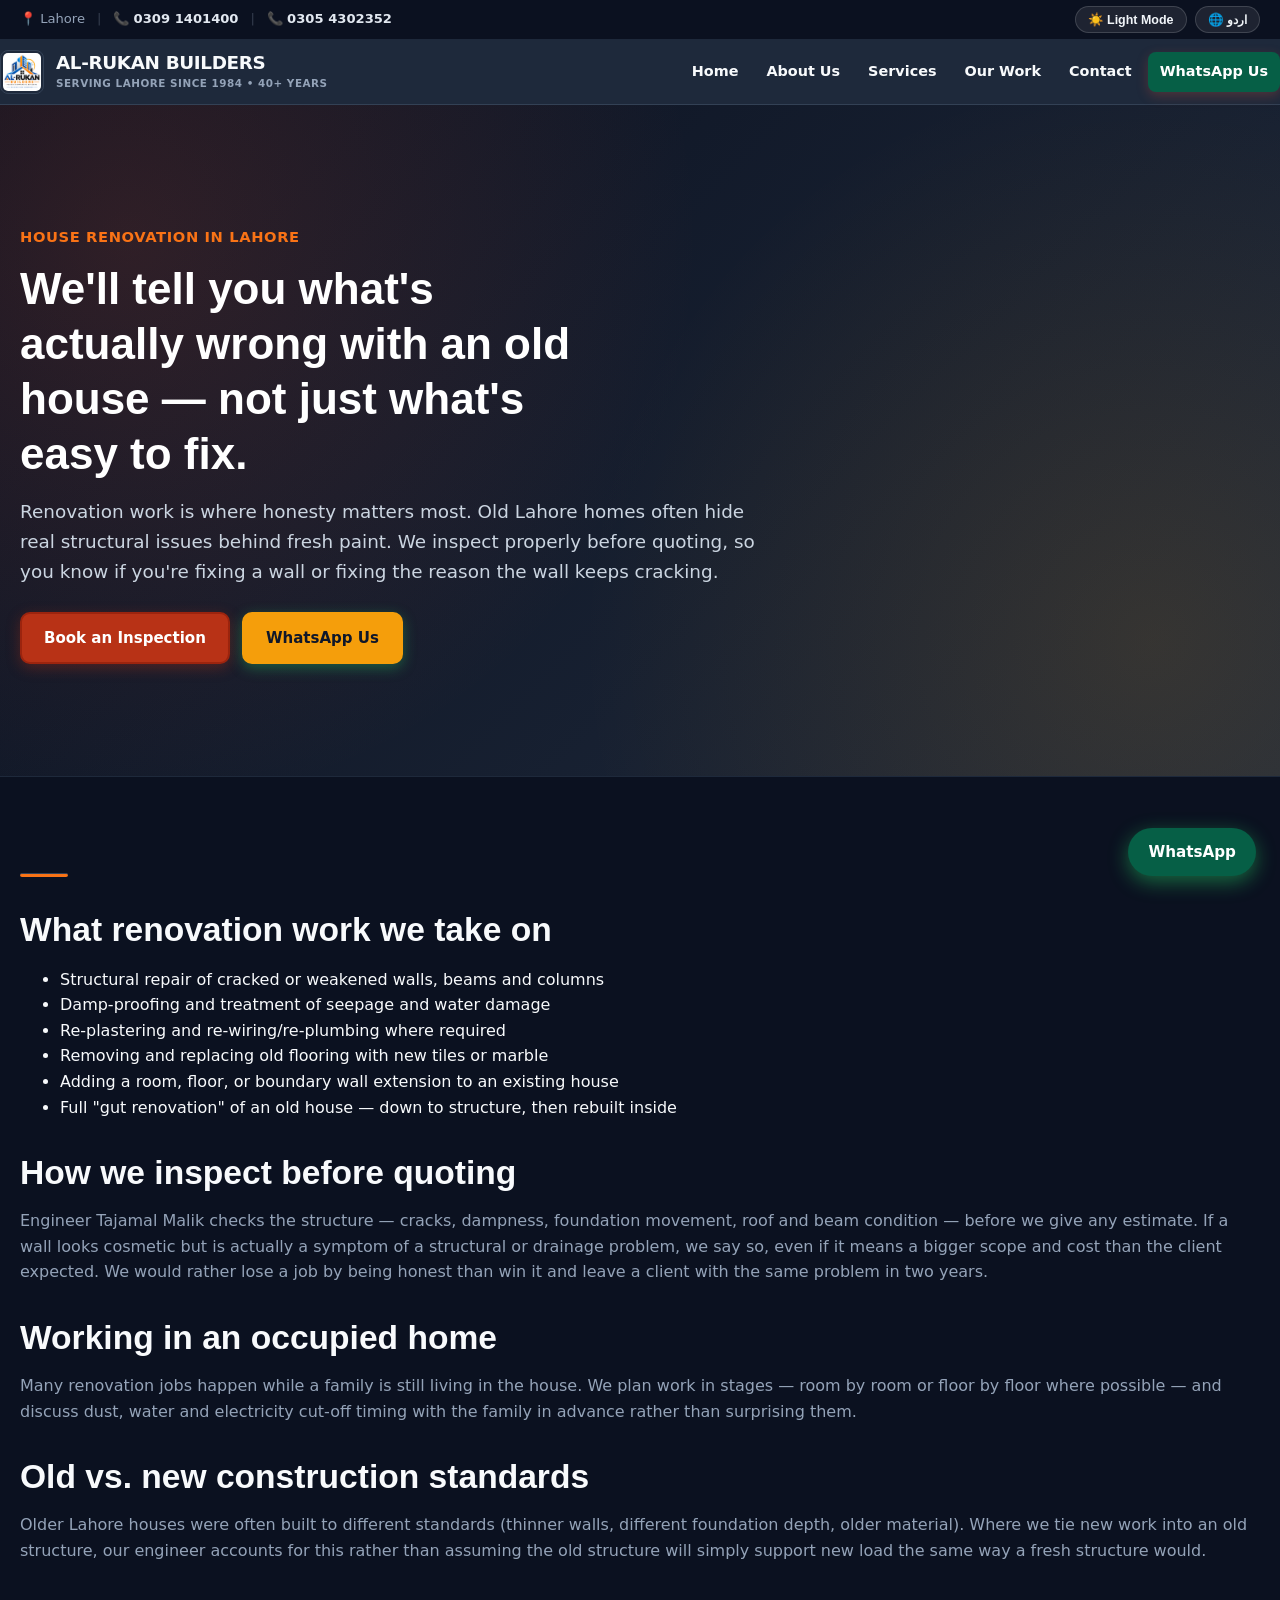
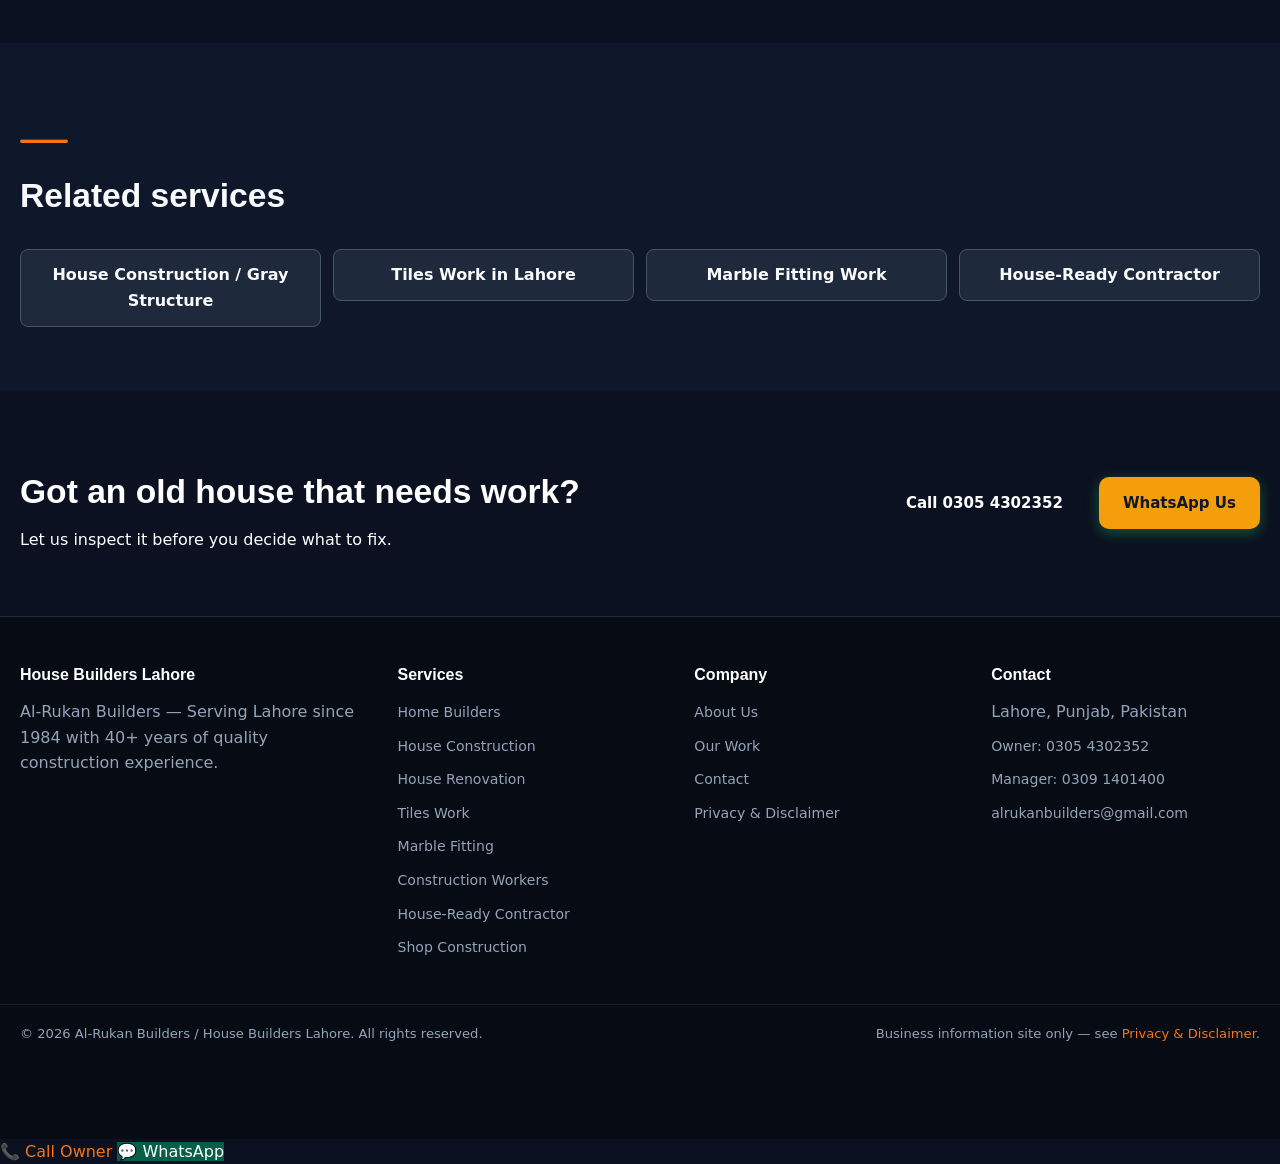
<file: services/house-renovation-in-lahore.html>
<!DOCTYPE html>
<html lang="en">
<head>
<link rel="icon" type="image/png" href="../assets/images/logo.png">
<meta charset="UTF-8">
<meta name="viewport" content="width=device-width, initial-scale=1.0">
<title>House Renovation in Lahore | Old House Repair &amp; Rebuild — House Builders Lahore</title>
<meta name="description" content="House renovation in Lahore — structural repair, re-plastering, damp treatment, retiling and full renovation of old homes, carried out by Al-Rukan Builders' own engineer and labour.">
<link rel="canonical" href="https://lahore-construction.work.gd/services/house-renovation-in-lahore.html">
<meta name="robots" content="index, follow">
<link rel="stylesheet" href="../assets/style.css?v=20260917c">
</head>
<body>

<div class="top-strip">
  <div class="container">
    <div class="top-contacts">
      <span data-en="📍 Lahore" data-ur="📍 لاہور">📍 Lahore</span>
      <span class="divider desktop-only">|</span>
      <span>📞 <a href="tel:+923091401400">0309 1401400</a></span>
      <span class="divider desktop-only">|</span>
      <span class="desktop-only">📞 <a href="tel:+923054302352">0305 4302352</a></span>
    </div>
    <div class="top-controls">
      <button class="toggle-btn" id="theme-toggle" type="button" aria-label="Toggle Dark/Light Mode"><span class="icon">🌙</span> <span class="lbl">Dark Mode</span></button>
      <button class="toggle-btn lang-btn" id="lang-toggle" type="button" aria-label="Toggle Language"><span class="icon">🌐</span> <span class="lbl" id="lang-lbl">اردو</span></button>
    </div>
  </div>
</div>
<header class="site-header">
  <div class="container nav-row">
    <a class="brand" href="../index.html" style="text-decoration:none;">
      <img src="../assets/images/logo.png" alt="Al-Rukan Builders Logo" class="brand-logo" width="44" height="44">
      <div class="brand-text"><span class="big">AL-RUKAN BUILDERS</span><span class="small">SERVING LAHORE SINCE 1984 • 40+ YEARS</span></div>
    </a>
    <button class="menu-toggle" id="menu-toggle" aria-label="Toggle navigation">☰</button>
    <nav class="main-nav" id="main-nav">
      <a href="../index.html"><span data-en="Home" data-ur="صفحۂ اول">Home</span></a>
      <a href="../about.html"><span data-en="About Us" data-ur="ہمارے بارے میں">About Us</span></a>
      <a href="house-construction-in-lahore.html" class="active"><span data-en="Services" data-ur="خدمات">Services</span></a>
      <a href="../gallery.html"><span data-en="Our Work" data-ur="ہمارا کام">Our Work</span></a>
      <a href="../contact.html"><span data-en="Contact" data-ur="رابطہ کریں">Contact</span></a>
      <a class="nav-cta" href="https://wa.me/923091401400" target="_blank" rel="noopener"><span data-en="WhatsApp Us" data-ur="واٹس ایپ رابطہ">WhatsApp Us</span></a>
    </nav>
  </div>
</header>

<section class="hero">
  <div class="container hero-inner">
    <div class="eyebrow-plain" data-en="HOUSE RENOVATION IN LAHORE" data-ur="لاہور میں گھر کی تزئین و آرائش">HOUSE RENOVATION IN LAHORE</div>
    <h1>We'll tell you what's actually wrong with an old house — not just what's easy to fix.</h1>
    <p class="lede">Renovation work is where honesty matters most. Old Lahore homes often hide real structural issues behind fresh paint. We inspect properly before quoting, so you know if you're fixing a wall or fixing the reason the wall keeps cracking.</p>
    <div class="hero-actions">
      <a class="btn btn-solid" href="tel:+923054302352">Book an Inspection</a>
      <a class="btn btn-safety" href="https://wa.me/923091401400" target="_blank" rel="noopener"><span data-en="WhatsApp Us" data-ur="واٹس ایپ رابطہ">WhatsApp Us</span></a>
    </div>
  </div>
</section>

<section>
  <div class="container" style="max-width:820px;">
    <div class="rule"></div>
    <h2>What renovation work we take on</h2>
    <ul>
      <li>Structural repair of cracked or weakened walls, beams and columns</li>
      <li>Damp-proofing and treatment of seepage and water damage</li>
      <li>Re-plastering and re-wiring/re-plumbing where required</li>
      <li>Removing and replacing old flooring with new tiles or marble</li>
      <li>Adding a room, floor, or boundary wall extension to an existing house</li>
      <li>Full "gut renovation" of an old house — down to structure, then rebuilt inside</li>
    </ul>

    <h2>How we inspect before quoting</h2>
    <p>Engineer Tajamal Malik checks the structure — cracks, dampness, foundation movement, roof and beam condition — before we give any estimate. If a wall looks cosmetic but is actually a symptom of a structural or drainage problem, we say so, even if it means a bigger scope and cost than the client expected. We would rather lose a job by being honest than win it and leave a client with the same problem in two years.</p>

    <h2>Working in an occupied home</h2>
    <p>Many renovation jobs happen while a family is still living in the house. We plan work in stages — room by room or floor by floor where possible — and discuss dust, water and electricity cut-off timing with the family in advance rather than surprising them.</p>

    <h2>Old vs. new construction standards</h2>
    <p>Older Lahore houses were often built to different standards (thinner walls, different foundation depth, older material). Where we tie new work into an old structure, our engineer accounts for this rather than assuming the old structure will simply support new load the same way a fresh structure would.</p>
  </div>
</section>

<section class="section-alt">
  <div class="container">
    <div class="section-head"><div class="rule"></div><h2>Related services</h2></div>
    <ul class="related">
      <li><a href="house-construction-in-lahore.html">House Construction / Gray Structure</a></li>
      <li><a href="tiles-work-in-lahore.html">Tiles Work in Lahore</a></li>
      <li><a href="marble-fitting-in-lahore.html">Marble Fitting Work</a></li>
      <li><a href="house-ready-contractor-in-lahore.html">House-Ready Contractor</a></li>
    </ul>
  </div>
</section>

<section class="cta-band">
  <div class="container cta-band-inner">
    <div><h2>Got an old house that needs work?</h2><p style="color:#F3E4DE;">Let us inspect it before you decide what to fix.</p></div>
    <div class="hero-actions" style="margin-top:0;">
      <a class="btn" href="tel:+923054302352">Call 0305 4302352</a>
      <a class="btn btn-safety" href="https://wa.me/923091401400" target="_blank" rel="noopener"><span data-en="WhatsApp Us" data-ur="واٹس ایپ رابطہ">WhatsApp Us</span></a>
    </div>
  </div>
</section>

<footer class="site-footer">
  <div class="container footer-grid">
    <div><h4>House Builders Lahore</h4><p class="small">Al-Rukan Builders — Serving Lahore since 1984 with 40+ years of quality construction experience.</p></div>
    <div><h4>Services</h4><ul>
      <li><a href="home-builders-in-lahore.html">Home Builders</a></li>
      <li><a href="house-construction-in-lahore.html">House Construction</a></li>
      <li><a href="house-renovation-in-lahore.html">House Renovation</a></li>
      <li><a href="tiles-work-in-lahore.html">Tiles Work</a></li>
      <li><a href="marble-fitting-in-lahore.html">Marble Fitting</a></li>
      <li><a href="construction-workers-in-lahore.html">Construction Workers</a></li>
      <li><a href="house-ready-contractor-in-lahore.html">House-Ready Contractor</a></li>
      <li><a href="shop-construction-builders-in-lahore.html">Shop Construction</a></li>
    </ul></div>
    <div><h4>Company</h4><ul>
      <li><a href="../about.html"><span data-en="About Us" data-ur="ہمارے بارے میں">About Us</span></a></li>
      <li><a href="../gallery.html"><span data-en="Our Work" data-ur="ہمارا کام">Our Work</span></a></li>
      <li><a href="../contact.html"><span data-en="Contact" data-ur="رابطہ کریں">Contact</span></a></li>
      <li><a href="../privacy-disclaimer.html">Privacy &amp; Disclaimer</a></li>
    </ul></div>
    <div><h4>Contact</h4><ul>
      <li>Lahore, Punjab, Pakistan</li>
      <li><a href="tel:+923054302352">Owner: 0305 4302352</a></li>
      <li><a href="tel:+923091401400">Manager: 0309 1401400</a></li>
      <li><a href="mailto:alrukanbuilders@gmail.com">alrukanbuilders@gmail.com</a></li>
    </ul></div>
  </div>
  <div class="container footer-bottom"><div>&copy; <span id="y"></span> Al-Rukan Builders / House Builders Lahore. All rights reserved.</div><div>Business information site only — see <a href="../privacy-disclaimer.html">Privacy &amp; Disclaimer</a>.</div></div>
</footer>
<a class="wa-float" href="https://wa.me/923091401400" target="_blank" rel="noopener">WhatsApp</a>
<script>document.getElementById('y').textContent = new Date().getFullYear();</script>

<!-- Mobile Sticky Action Bar -->
<div class="mobile-action-bar">
  <a href="tel:+923054302352" class="mobile-action-btn mobile-action-call">
    <span class="icon">📞</span>
    <span>Call Owner</span>
  </a>
  <a href="https://wa.me/923091401400?text=Hi%20Al-Rukan%20Builders%2C%20I%20need%20a%20construction%20quote" class="mobile-action-btn mobile-action-wa" target="_blank" rel="noopener">
    <span class="icon">💬</span>
    <span>WhatsApp</span>
  </a>
</div>


<script>
(function() {
  var toggle = document.getElementById('menu-toggle');
  var nav = document.getElementById('main-nav');
  if (toggle && nav) {
    toggle.addEventListener('click', function(e) {
      e.stopPropagation();
      var open = nav.classList.toggle('open');
      toggle.textContent = open ? '✕' : '☰';
      toggle.setAttribute('aria-expanded', open ? 'true' : 'false');
    });
    var links = nav.querySelectorAll('a');
    for (var i = 0; i < links.length; i++) {
      links[i].addEventListener('click', function() {
        nav.classList.remove('open');
        toggle.textContent = '☰';
        toggle.setAttribute('aria-expanded', 'false');
      });
    }
    document.addEventListener('click', function(e) {
      if (!nav.contains(e.target) && !toggle.contains(e.target)) {
        nav.classList.remove('open');
        toggle.textContent = '☰';
        toggle.setAttribute('aria-expanded', 'false');
      }
    });
  }
})();
</script>

<script src="../assets/site.js?v=20260917c"></script>
</body>
</html>
</file>
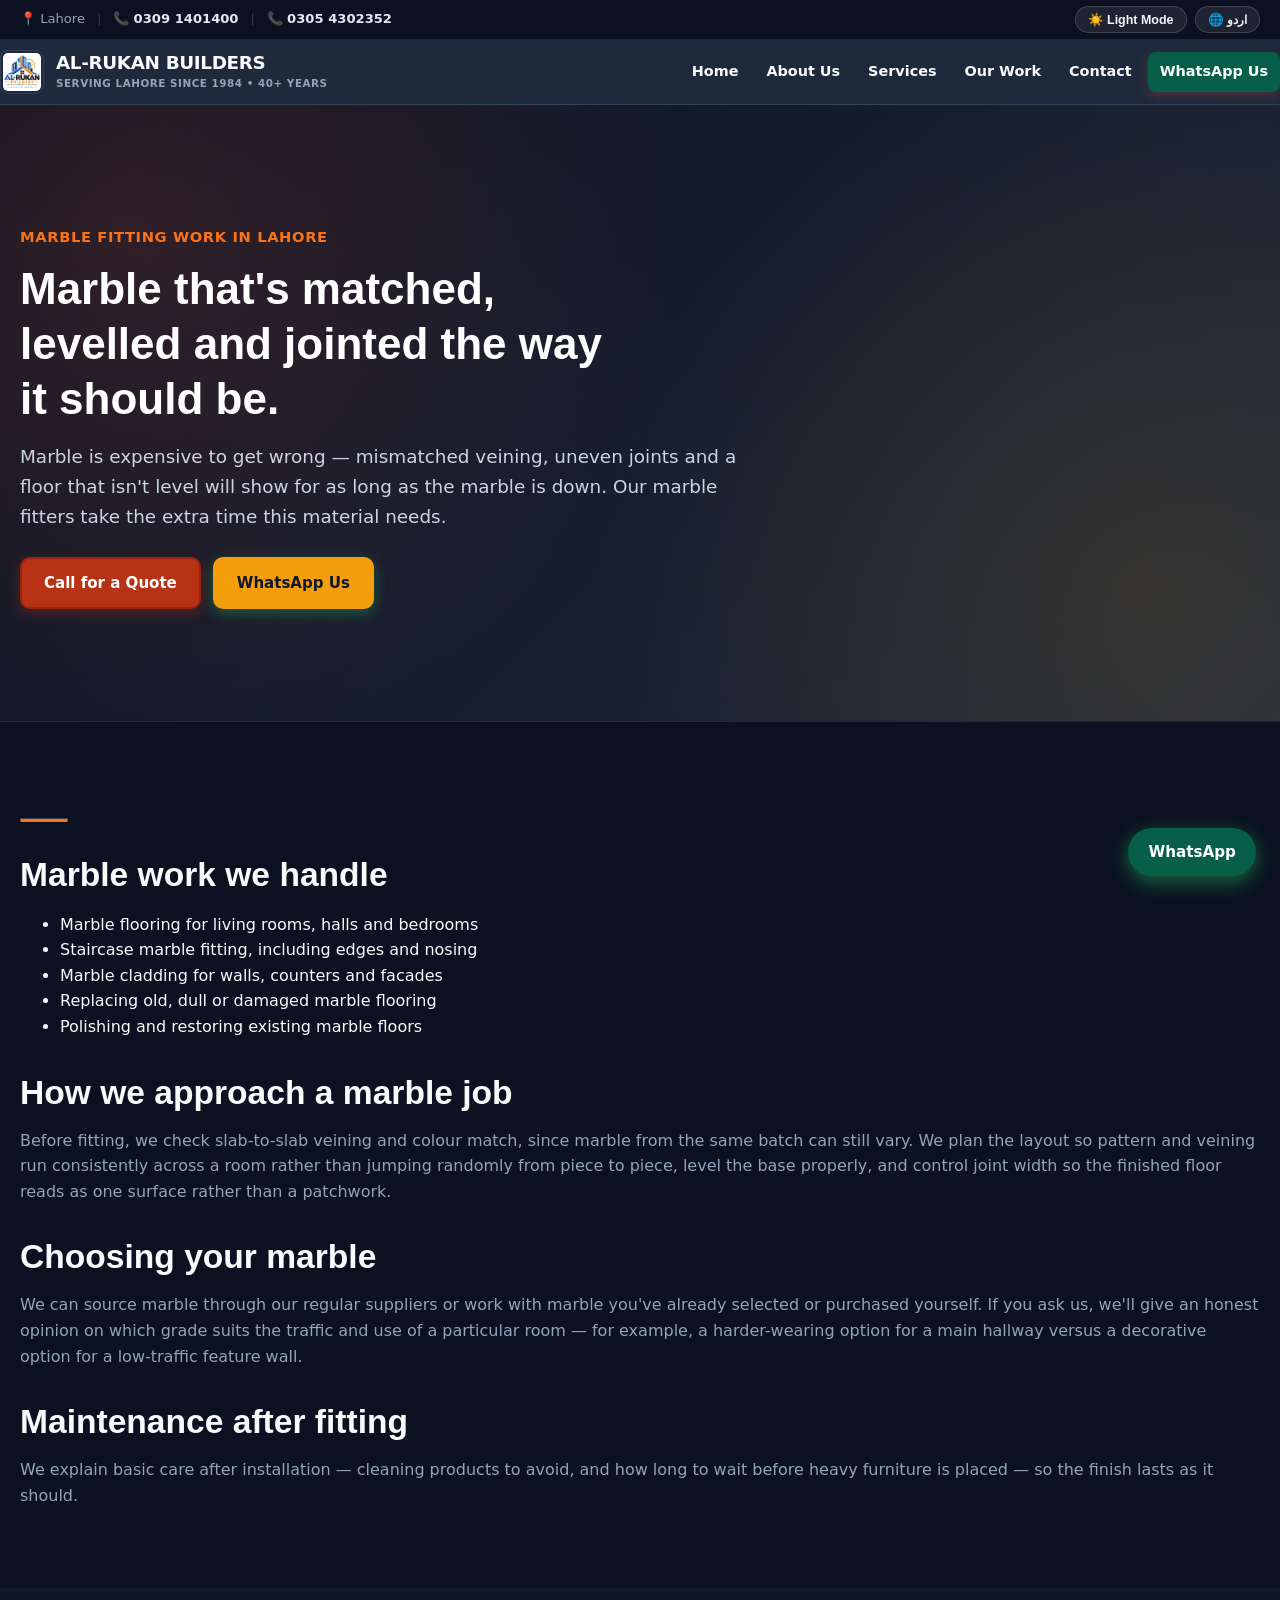
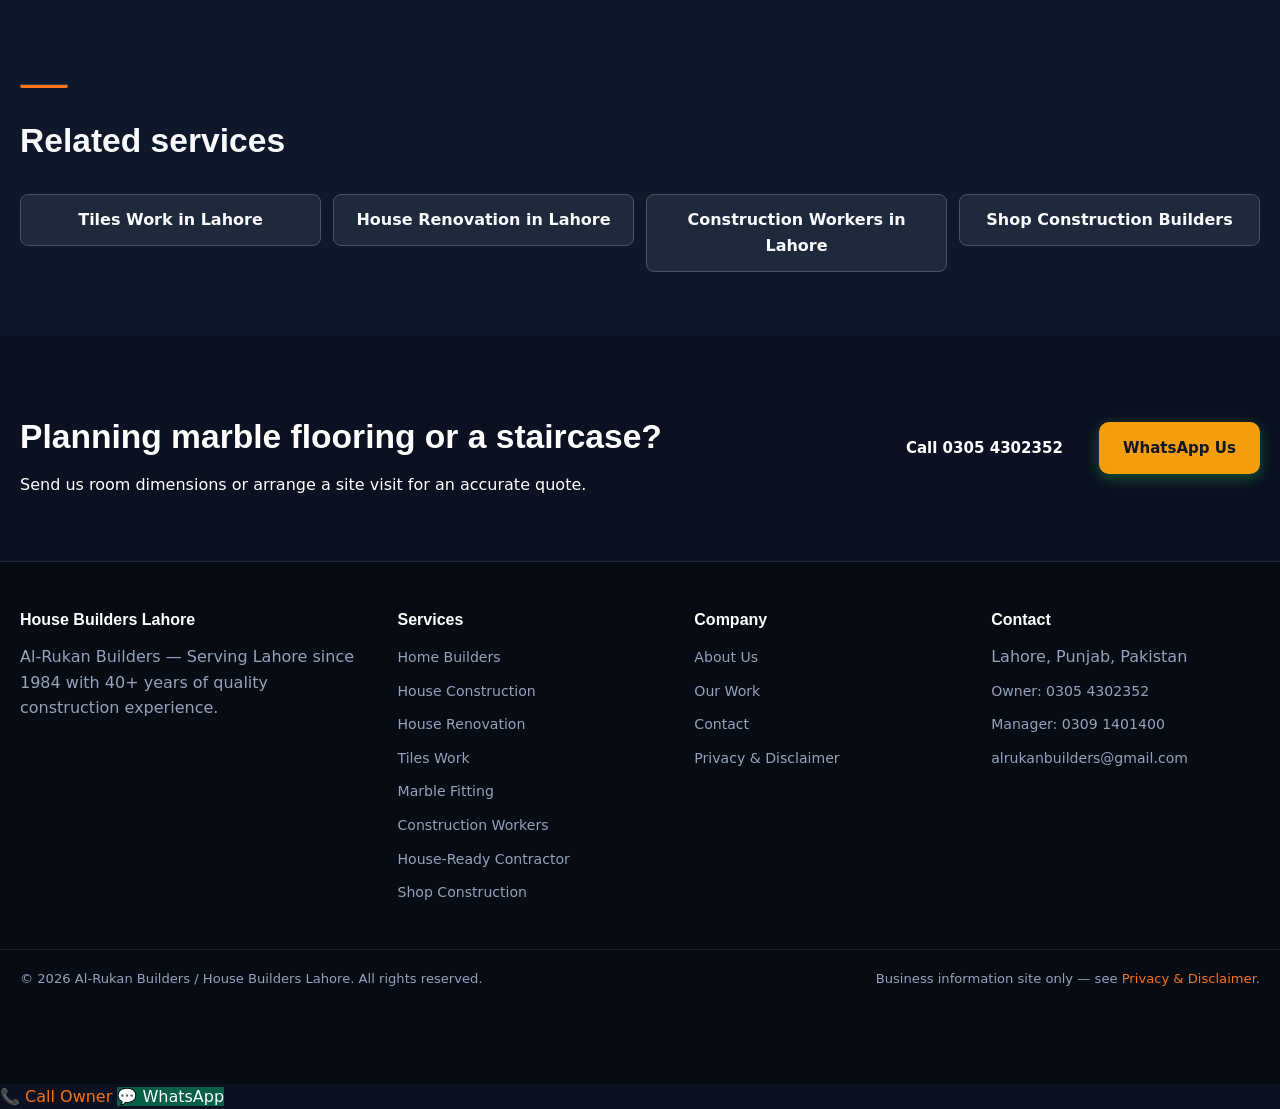
<file: services/marble-fitting-in-lahore.html>
<!DOCTYPE html>
<html lang="en">
<head>
<link rel="icon" type="image/png" href="../assets/images/logo.png">
<meta charset="UTF-8">
<meta name="viewport" content="width=device-width, initial-scale=1.0">
<title>Marble Fitting Work in Lahore | Marble Flooring &amp; Staircases — House Builders Lahore</title>
<meta name="description" content="Marble fitting work in Lahore — flooring, staircases and cladding fitted and jointed by experienced marble labour, for homes, offices and commercial spaces.">
<link rel="canonical" href="https://lahore-construction.work.gd/services/marble-fitting-in-lahore.html">
<meta name="robots" content="index, follow">
<link rel="stylesheet" href="../assets/style.css?v=20260917c">
</head>
<body>

<div class="top-strip">
  <div class="container">
    <div class="top-contacts">
      <span data-en="📍 Lahore" data-ur="📍 لاہور">📍 Lahore</span>
      <span class="divider desktop-only">|</span>
      <span>📞 <a href="tel:+923091401400">0309 1401400</a></span>
      <span class="divider desktop-only">|</span>
      <span class="desktop-only">📞 <a href="tel:+923054302352">0305 4302352</a></span>
    </div>
    <div class="top-controls">
      <button class="toggle-btn" id="theme-toggle" type="button" aria-label="Toggle Dark/Light Mode"><span class="icon">🌙</span> <span class="lbl">Dark Mode</span></button>
      <button class="toggle-btn lang-btn" id="lang-toggle" type="button" aria-label="Toggle Language"><span class="icon">🌐</span> <span class="lbl" id="lang-lbl">اردو</span></button>
    </div>
  </div>
</div>
<header class="site-header">
  <div class="container nav-row">
    <a class="brand" href="../index.html" style="text-decoration:none;">
      <img src="../assets/images/logo.png" alt="Al-Rukan Builders Logo" class="brand-logo" width="44" height="44">
      <div class="brand-text"><span class="big">AL-RUKAN BUILDERS</span><span class="small">SERVING LAHORE SINCE 1984 • 40+ YEARS</span></div>
    </a>
    <button class="menu-toggle" id="menu-toggle" aria-label="Toggle navigation">☰</button>
    <nav class="main-nav" id="main-nav">
      <a href="../index.html"><span data-en="Home" data-ur="صفحۂ اول">Home</span></a>
      <a href="../about.html"><span data-en="About Us" data-ur="ہمارے بارے میں">About Us</span></a>
      <a href="house-construction-in-lahore.html" class="active"><span data-en="Services" data-ur="خدمات">Services</span></a>
      <a href="../gallery.html"><span data-en="Our Work" data-ur="ہمارا کام">Our Work</span></a>
      <a href="../contact.html"><span data-en="Contact" data-ur="رابطہ کریں">Contact</span></a>
      <a class="nav-cta" href="https://wa.me/923091401400" target="_blank" rel="noopener"><span data-en="WhatsApp Us" data-ur="واٹس ایپ رابطہ">WhatsApp Us</span></a>
    </nav>
  </div>
</header>

<section class="hero">
  <div class="container hero-inner">
    <div class="eyebrow-plain">MARBLE FITTING WORK IN LAHORE</div>
    <h1>Marble that's matched, levelled and jointed the way it should be.</h1>
    <p class="lede">Marble is expensive to get wrong — mismatched veining, uneven joints and a floor that isn't level will show for as long as the marble is down. Our marble fitters take the extra time this material needs.</p>
    <div class="hero-actions">
      <a class="btn btn-solid" href="tel:+923054302352">Call for a Quote</a>
      <a class="btn btn-safety" href="https://wa.me/923091401400" target="_blank" rel="noopener"><span data-en="WhatsApp Us" data-ur="واٹس ایپ رابطہ">WhatsApp Us</span></a>
    </div>
  </div>
</section>

<section>
  <div class="container" style="max-width:820px;">
    <div class="rule"></div>
    <h2>Marble work we handle</h2>
    <ul>
      <li>Marble flooring for living rooms, halls and bedrooms</li>
      <li>Staircase marble fitting, including edges and nosing</li>
      <li>Marble cladding for walls, counters and facades</li>
      <li>Replacing old, dull or damaged marble flooring</li>
      <li>Polishing and restoring existing marble floors</li>
    </ul>

    <h2>How we approach a marble job</h2>
    <p>Before fitting, we check slab-to-slab veining and colour match, since marble from the same batch can still vary. We plan the layout so pattern and veining run consistently across a room rather than jumping randomly from piece to piece, level the base properly, and control joint width so the finished floor reads as one surface rather than a patchwork.</p>

    <h2>Choosing your marble</h2>
    <p>We can source marble through our regular suppliers or work with marble you've already selected or purchased yourself. If you ask us, we'll give an honest opinion on which grade suits the traffic and use of a particular room — for example, a harder-wearing option for a main hallway versus a decorative option for a low-traffic feature wall.</p>

    <h2>Maintenance after fitting</h2>
    <p>We explain basic care after installation — cleaning products to avoid, and how long to wait before heavy furniture is placed — so the finish lasts as it should.</p>
  </div>
</section>

<section class="section-alt">
  <div class="container">
    <div class="section-head"><div class="rule"></div><h2>Related services</h2></div>
    <ul class="related">
      <li><a href="tiles-work-in-lahore.html">Tiles Work in Lahore</a></li>
      <li><a href="house-renovation-in-lahore.html">House Renovation in Lahore</a></li>
      <li><a href="construction-workers-in-lahore.html">Construction Workers in Lahore</a></li>
      <li><a href="shop-construction-builders-in-lahore.html">Shop Construction Builders</a></li>
    </ul>
  </div>
</section>

<section class="cta-band">
  <div class="container cta-band-inner">
    <div><h2>Planning marble flooring or a staircase?</h2><p style="color:#F3E4DE;">Send us room dimensions or arrange a site visit for an accurate quote.</p></div>
    <div class="hero-actions" style="margin-top:0;">
      <a class="btn" href="tel:+923054302352">Call 0305 4302352</a>
      <a class="btn btn-safety" href="https://wa.me/923091401400" target="_blank" rel="noopener"><span data-en="WhatsApp Us" data-ur="واٹس ایپ رابطہ">WhatsApp Us</span></a>
    </div>
  </div>
</section>

<footer class="site-footer">
  <div class="container footer-grid">
    <div><h4>House Builders Lahore</h4><p class="small">Al-Rukan Builders — Serving Lahore since 1984 with 40+ years of quality construction experience.</p></div>
    <div><h4>Services</h4><ul>
      <li><a href="home-builders-in-lahore.html">Home Builders</a></li>
      <li><a href="house-construction-in-lahore.html">House Construction</a></li>
      <li><a href="house-renovation-in-lahore.html">House Renovation</a></li>
      <li><a href="tiles-work-in-lahore.html">Tiles Work</a></li>
      <li><a href="marble-fitting-in-lahore.html">Marble Fitting</a></li>
      <li><a href="construction-workers-in-lahore.html">Construction Workers</a></li>
      <li><a href="house-ready-contractor-in-lahore.html">House-Ready Contractor</a></li>
      <li><a href="shop-construction-builders-in-lahore.html">Shop Construction</a></li>
    </ul></div>
    <div><h4>Company</h4><ul>
      <li><a href="../about.html"><span data-en="About Us" data-ur="ہمارے بارے میں">About Us</span></a></li>
      <li><a href="../gallery.html"><span data-en="Our Work" data-ur="ہمارا کام">Our Work</span></a></li>
      <li><a href="../contact.html"><span data-en="Contact" data-ur="رابطہ کریں">Contact</span></a></li>
      <li><a href="../privacy-disclaimer.html">Privacy &amp; Disclaimer</a></li>
    </ul></div>
    <div><h4>Contact</h4><ul>
      <li>Lahore, Punjab, Pakistan</li>
      <li><a href="tel:+923054302352">Owner: 0305 4302352</a></li>
      <li><a href="tel:+923091401400">Manager: 0309 1401400</a></li>
      <li><a href="mailto:alrukanbuilders@gmail.com">alrukanbuilders@gmail.com</a></li>
    </ul></div>
  </div>
  <div class="container footer-bottom"><div>&copy; <span id="y"></span> Al-Rukan Builders / House Builders Lahore. All rights reserved.</div><div>Business information site only — see <a href="../privacy-disclaimer.html">Privacy &amp; Disclaimer</a>.</div></div>
</footer>
<a class="wa-float" href="https://wa.me/923091401400" target="_blank" rel="noopener">WhatsApp</a>
<script>document.getElementById('y').textContent = new Date().getFullYear();</script>

<!-- Mobile Sticky Action Bar -->
<div class="mobile-action-bar">
  <a href="tel:+923054302352" class="mobile-action-btn mobile-action-call">
    <span class="icon">📞</span>
    <span>Call Owner</span>
  </a>
  <a href="https://wa.me/923091401400?text=Hi%20Al-Rukan%20Builders%2C%20I%20need%20a%20construction%20quote" class="mobile-action-btn mobile-action-wa" target="_blank" rel="noopener">
    <span class="icon">💬</span>
    <span>WhatsApp</span>
  </a>
</div>


<script>
(function() {
  var toggle = document.getElementById('menu-toggle');
  var nav = document.getElementById('main-nav');
  if (toggle && nav) {
    toggle.addEventListener('click', function(e) {
      e.stopPropagation();
      var open = nav.classList.toggle('open');
      toggle.textContent = open ? '✕' : '☰';
      toggle.setAttribute('aria-expanded', open ? 'true' : 'false');
    });
    var links = nav.querySelectorAll('a');
    for (var i = 0; i < links.length; i++) {
      links[i].addEventListener('click', function() {
        nav.classList.remove('open');
        toggle.textContent = '☰';
        toggle.setAttribute('aria-expanded', 'false');
      });
    }
    document.addEventListener('click', function(e) {
      if (!nav.contains(e.target) && !toggle.contains(e.target)) {
        nav.classList.remove('open');
        toggle.textContent = '☰';
        toggle.setAttribute('aria-expanded', 'false');
      }
    });
  }
})();
</script>

<script src="../assets/site.js?v=20260917c"></script>
</body>
</html>
</file>
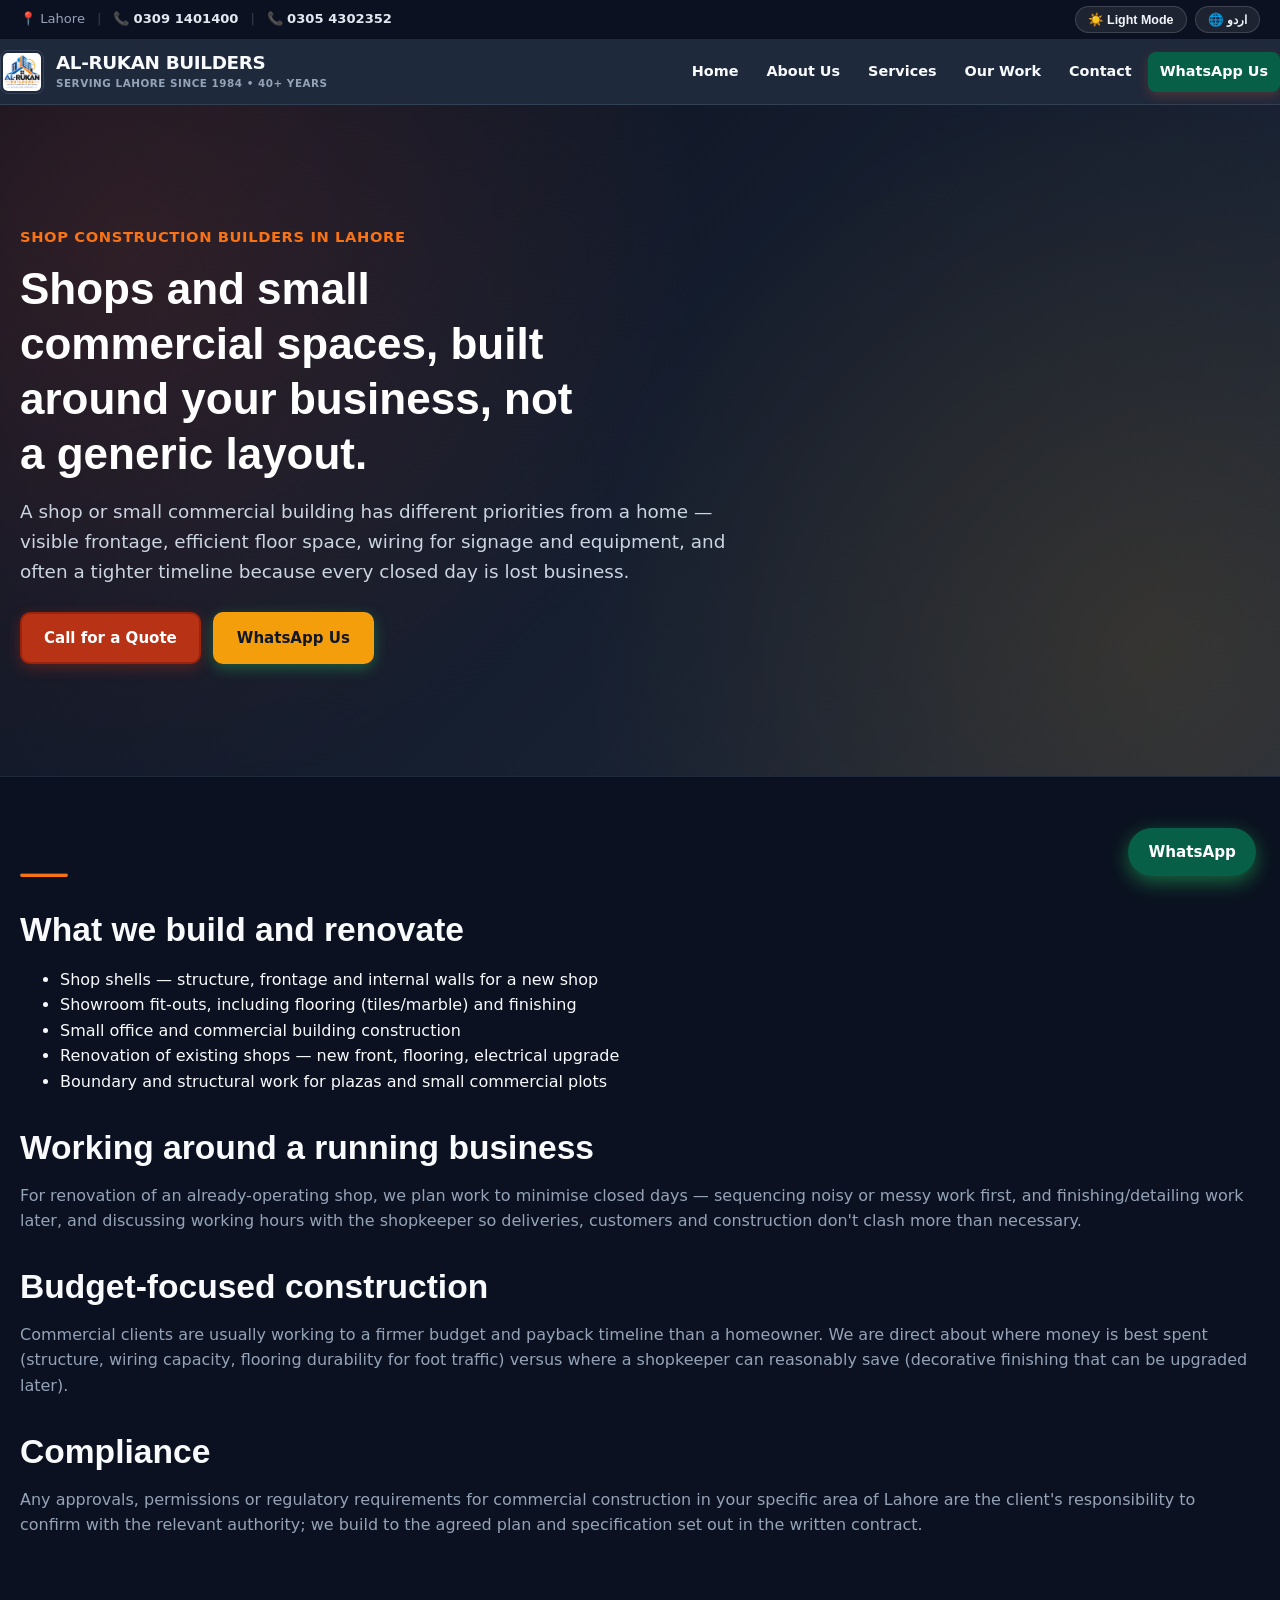
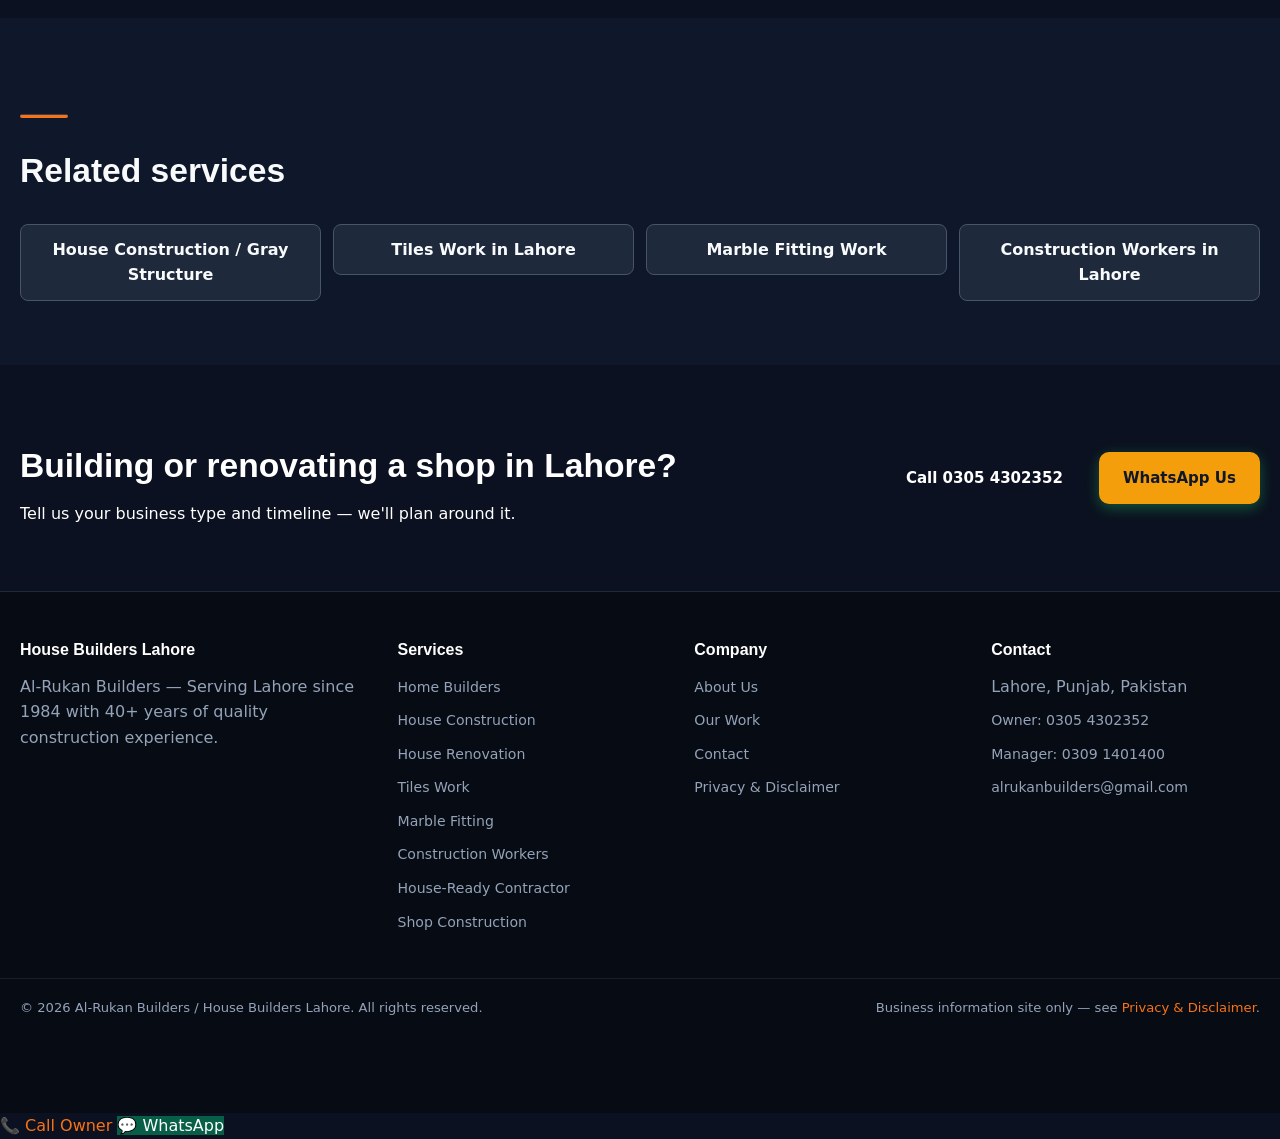
<file: services/shop-construction-builders-in-lahore.html>
<!DOCTYPE html>
<html lang="en">
<head>
<link rel="icon" type="image/png" href="../assets/images/logo.png">
<meta charset="UTF-8">
<meta name="viewport" content="width=device-width, initial-scale=1.0">
<title>Shop Construction Builders in Lahore | Commercial &amp; Shop Building — House Builders Lahore</title>
<meta name="description" content="Shop and small commercial construction in Lahore — shop shells, showrooms and office spaces built or renovated by Al-Rukan Builders, sized to shopkeeper budgets and timelines.">
<link rel="canonical" href="https://lahore-construction.work.gd/services/shop-construction-builders-in-lahore.html">
<meta name="robots" content="index, follow">
<link rel="stylesheet" href="../assets/style.css?v=20260917c">
</head>
<body>

<div class="top-strip">
  <div class="container">
    <div class="top-contacts">
      <span data-en="📍 Lahore" data-ur="📍 لاہور">📍 Lahore</span>
      <span class="divider desktop-only">|</span>
      <span>📞 <a href="tel:+923091401400">0309 1401400</a></span>
      <span class="divider desktop-only">|</span>
      <span class="desktop-only">📞 <a href="tel:+923054302352">0305 4302352</a></span>
    </div>
    <div class="top-controls">
      <button class="toggle-btn" id="theme-toggle" type="button" aria-label="Toggle Dark/Light Mode"><span class="icon">🌙</span> <span class="lbl">Dark Mode</span></button>
      <button class="toggle-btn lang-btn" id="lang-toggle" type="button" aria-label="Toggle Language"><span class="icon">🌐</span> <span class="lbl" id="lang-lbl">اردو</span></button>
    </div>
  </div>
</div>
<header class="site-header">
  <div class="container nav-row">
    <a class="brand" href="../index.html" style="text-decoration:none;">
      <img src="../assets/images/logo.png" alt="Al-Rukan Builders Logo" class="brand-logo" width="44" height="44">
      <div class="brand-text"><span class="big">AL-RUKAN BUILDERS</span><span class="small">SERVING LAHORE SINCE 1984 • 40+ YEARS</span></div>
    </a>
    <button class="menu-toggle" id="menu-toggle" aria-label="Toggle navigation">☰</button>
    <nav class="main-nav" id="main-nav">
      <a href="../index.html"><span data-en="Home" data-ur="صفحۂ اول">Home</span></a>
      <a href="../about.html"><span data-en="About Us" data-ur="ہمارے بارے میں">About Us</span></a>
      <a href="house-construction-in-lahore.html" class="active"><span data-en="Services" data-ur="خدمات">Services</span></a>
      <a href="../gallery.html"><span data-en="Our Work" data-ur="ہمارا کام">Our Work</span></a>
      <a href="../contact.html"><span data-en="Contact" data-ur="رابطہ کریں">Contact</span></a>
      <a class="nav-cta" href="https://wa.me/923091401400" target="_blank" rel="noopener"><span data-en="WhatsApp Us" data-ur="واٹس ایپ رابطہ">WhatsApp Us</span></a>
    </nav>
  </div>
</header>

<section class="hero">
  <div class="container hero-inner">
    <div class="eyebrow-plain" data-en="SHOP CONSTRUCTION BUILDERS IN LAHORE" data-ur="لاہور میں شاپ اور کمرشل تعمیرات">SHOP CONSTRUCTION BUILDERS IN LAHORE</div>
    <h1>Shops and small commercial spaces, built around your business, not a generic layout.</h1>
    <p class="lede">A shop or small commercial building has different priorities from a home — visible frontage, efficient floor space, wiring for signage and equipment, and often a tighter timeline because every closed day is lost business.</p>
    <div class="hero-actions">
      <a class="btn btn-solid" href="tel:+923054302352">Call for a Quote</a>
      <a class="btn btn-safety" href="https://wa.me/923091401400" target="_blank" rel="noopener"><span data-en="WhatsApp Us" data-ur="واٹس ایپ رابطہ">WhatsApp Us</span></a>
    </div>
  </div>
</section>

<section>
  <div class="container" style="max-width:820px;">
    <div class="rule"></div>
    <h2>What we build and renovate</h2>
    <ul>
      <li>Shop shells — structure, frontage and internal walls for a new shop</li>
      <li>Showroom fit-outs, including flooring (tiles/marble) and finishing</li>
      <li>Small office and commercial building construction</li>
      <li>Renovation of existing shops — new front, flooring, electrical upgrade</li>
      <li>Boundary and structural work for plazas and small commercial plots</li>
    </ul>

    <h2>Working around a running business</h2>
    <p>For renovation of an already-operating shop, we plan work to minimise closed days — sequencing noisy or messy work first, and finishing/detailing work later, and discussing working hours with the shopkeeper so deliveries, customers and construction don't clash more than necessary.</p>

    <h2>Budget-focused construction</h2>
    <p>Commercial clients are usually working to a firmer budget and payback timeline than a homeowner. We are direct about where money is best spent (structure, wiring capacity, flooring durability for foot traffic) versus where a shopkeeper can reasonably save (decorative finishing that can be upgraded later).</p>

    <h2>Compliance</h2>
    <p>Any approvals, permissions or regulatory requirements for commercial construction in your specific area of Lahore are the client's responsibility to confirm with the relevant authority; we build to the agreed plan and specification set out in the written contract.</p>
  </div>
</section>

<section class="section-alt">
  <div class="container">
    <div class="section-head"><div class="rule"></div><h2>Related services</h2></div>
    <ul class="related">
      <li><a href="house-construction-in-lahore.html">House Construction / Gray Structure</a></li>
      <li><a href="tiles-work-in-lahore.html">Tiles Work in Lahore</a></li>
      <li><a href="marble-fitting-in-lahore.html">Marble Fitting Work</a></li>
      <li><a href="construction-workers-in-lahore.html">Construction Workers in Lahore</a></li>
    </ul>
  </div>
</section>

<section class="cta-band">
  <div class="container cta-band-inner">
    <div><h2>Building or renovating a shop in Lahore?</h2><p style="color:#F3E4DE;">Tell us your business type and timeline — we'll plan around it.</p></div>
    <div class="hero-actions" style="margin-top:0;">
      <a class="btn" href="tel:+923054302352">Call 0305 4302352</a>
      <a class="btn btn-safety" href="https://wa.me/923091401400" target="_blank" rel="noopener"><span data-en="WhatsApp Us" data-ur="واٹس ایپ رابطہ">WhatsApp Us</span></a>
    </div>
  </div>
</section>

<footer class="site-footer">
  <div class="container footer-grid">
    <div><h4>House Builders Lahore</h4><p class="small">Al-Rukan Builders — Serving Lahore since 1984 with 40+ years of quality construction experience.</p></div>
    <div><h4>Services</h4><ul>
      <li><a href="home-builders-in-lahore.html">Home Builders</a></li>
      <li><a href="house-construction-in-lahore.html">House Construction</a></li>
      <li><a href="house-renovation-in-lahore.html">House Renovation</a></li>
      <li><a href="tiles-work-in-lahore.html">Tiles Work</a></li>
      <li><a href="marble-fitting-in-lahore.html">Marble Fitting</a></li>
      <li><a href="construction-workers-in-lahore.html">Construction Workers</a></li>
      <li><a href="house-ready-contractor-in-lahore.html">House-Ready Contractor</a></li>
      <li><a href="shop-construction-builders-in-lahore.html">Shop Construction</a></li>
    </ul></div>
    <div><h4>Company</h4><ul>
      <li><a href="../about.html"><span data-en="About Us" data-ur="ہمارے بارے میں">About Us</span></a></li>
      <li><a href="../gallery.html"><span data-en="Our Work" data-ur="ہمارا کام">Our Work</span></a></li>
      <li><a href="../contact.html"><span data-en="Contact" data-ur="رابطہ کریں">Contact</span></a></li>
      <li><a href="../privacy-disclaimer.html">Privacy &amp; Disclaimer</a></li>
    </ul></div>
    <div><h4>Contact</h4><ul>
      <li>Lahore, Punjab, Pakistan</li>
      <li><a href="tel:+923054302352">Owner: 0305 4302352</a></li>
      <li><a href="tel:+923091401400">Manager: 0309 1401400</a></li>
      <li><a href="mailto:alrukanbuilders@gmail.com">alrukanbuilders@gmail.com</a></li>
    </ul></div>
  </div>
  <div class="container footer-bottom"><div>&copy; <span id="y"></span> Al-Rukan Builders / House Builders Lahore. All rights reserved.</div><div>Business information site only — see <a href="../privacy-disclaimer.html">Privacy &amp; Disclaimer</a>.</div></div>
</footer>
<a class="wa-float" href="https://wa.me/923091401400" target="_blank" rel="noopener">WhatsApp</a>
<script>document.getElementById('y').textContent = new Date().getFullYear();</script>

<!-- Mobile Sticky Action Bar -->
<div class="mobile-action-bar">
  <a href="tel:+923054302352" class="mobile-action-btn mobile-action-call">
    <span class="icon">📞</span>
    <span>Call Owner</span>
  </a>
  <a href="https://wa.me/923091401400?text=Hi%20Al-Rukan%20Builders%2C%20I%20need%20a%20construction%20quote" class="mobile-action-btn mobile-action-wa" target="_blank" rel="noopener">
    <span class="icon">💬</span>
    <span>WhatsApp</span>
  </a>
</div>


<script>
(function() {
  var toggle = document.getElementById('menu-toggle');
  var nav = document.getElementById('main-nav');
  if (toggle && nav) {
    toggle.addEventListener('click', function(e) {
      e.stopPropagation();
      var open = nav.classList.toggle('open');
      toggle.textContent = open ? '✕' : '☰';
      toggle.setAttribute('aria-expanded', open ? 'true' : 'false');
    });
    var links = nav.querySelectorAll('a');
    for (var i = 0; i < links.length; i++) {
      links[i].addEventListener('click', function() {
        nav.classList.remove('open');
        toggle.textContent = '☰';
        toggle.setAttribute('aria-expanded', 'false');
      });
    }
    document.addEventListener('click', function(e) {
      if (!nav.contains(e.target) && !toggle.contains(e.target)) {
        nav.classList.remove('open');
        toggle.textContent = '☰';
        toggle.setAttribute('aria-expanded', 'false');
      }
    });
  }
})();
</script>

<script src="../assets/site.js?v=20260917c"></script>
</body>
</html>
</file>
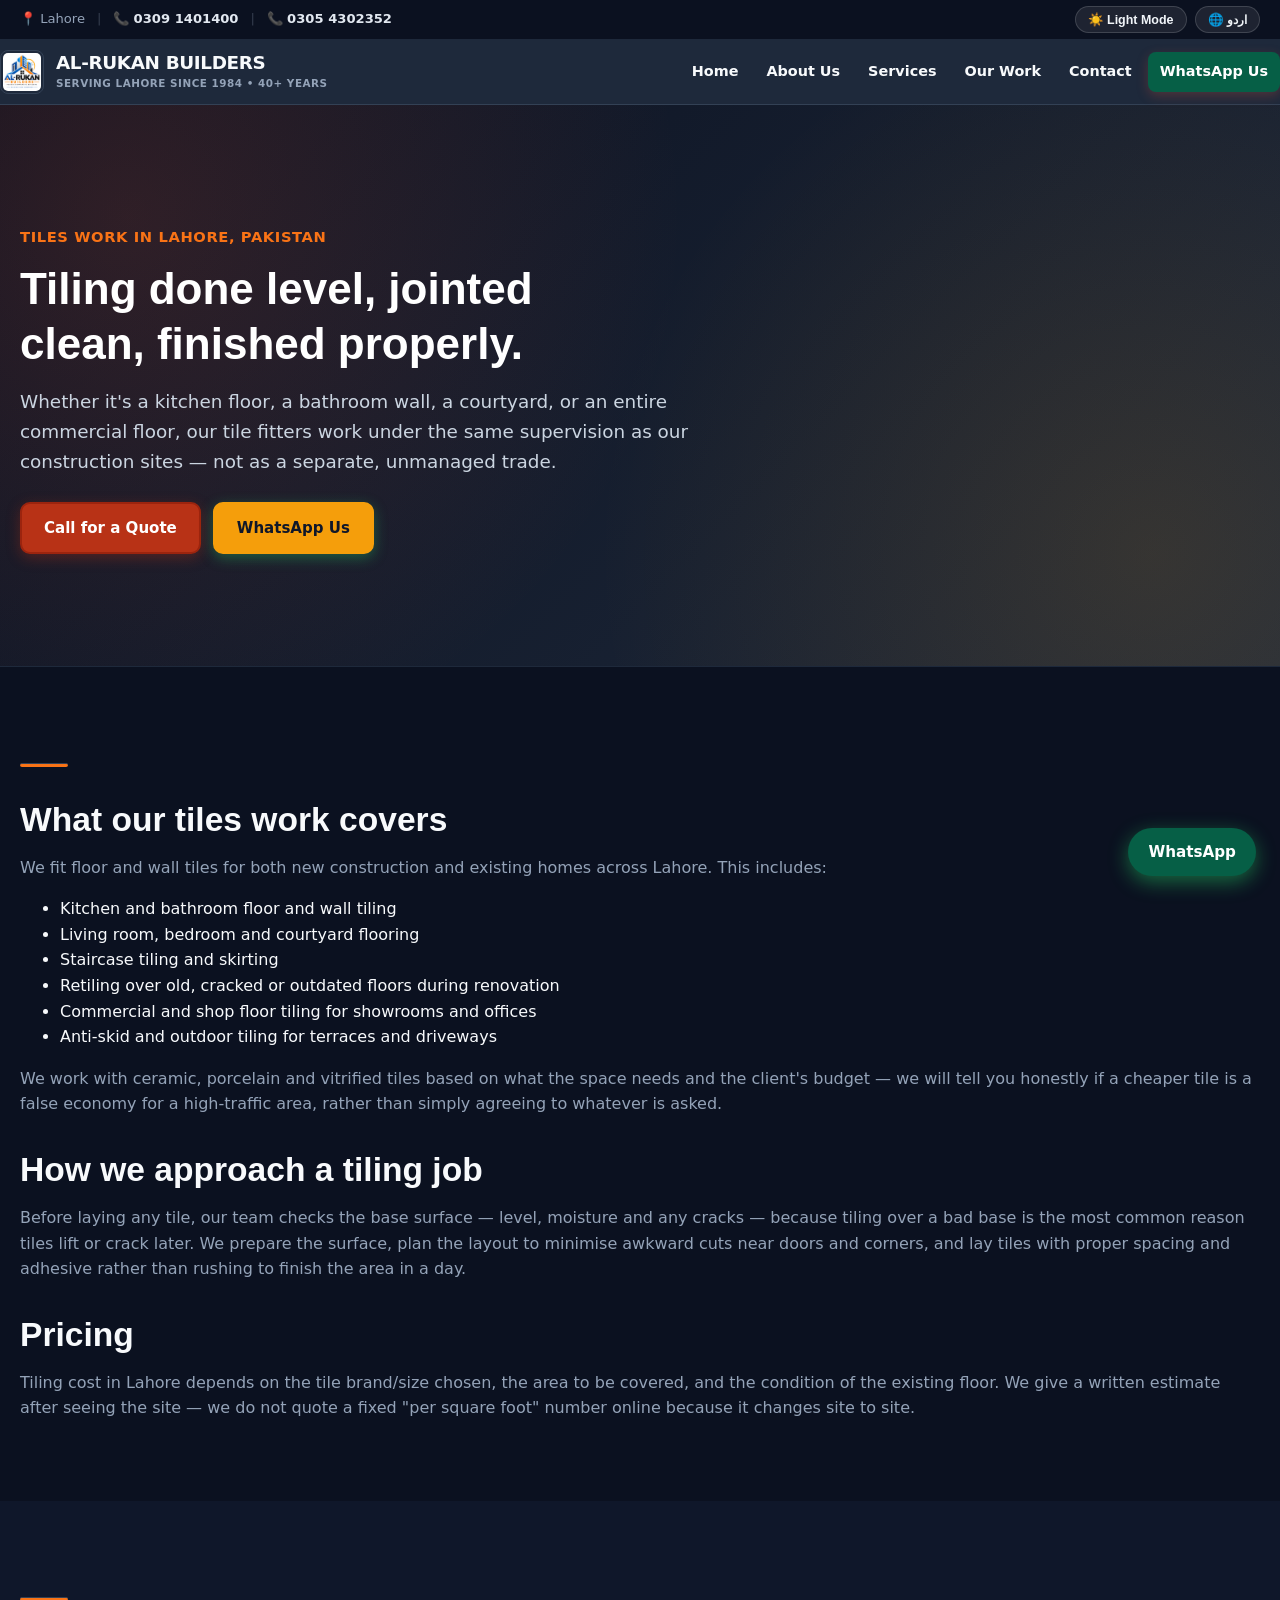
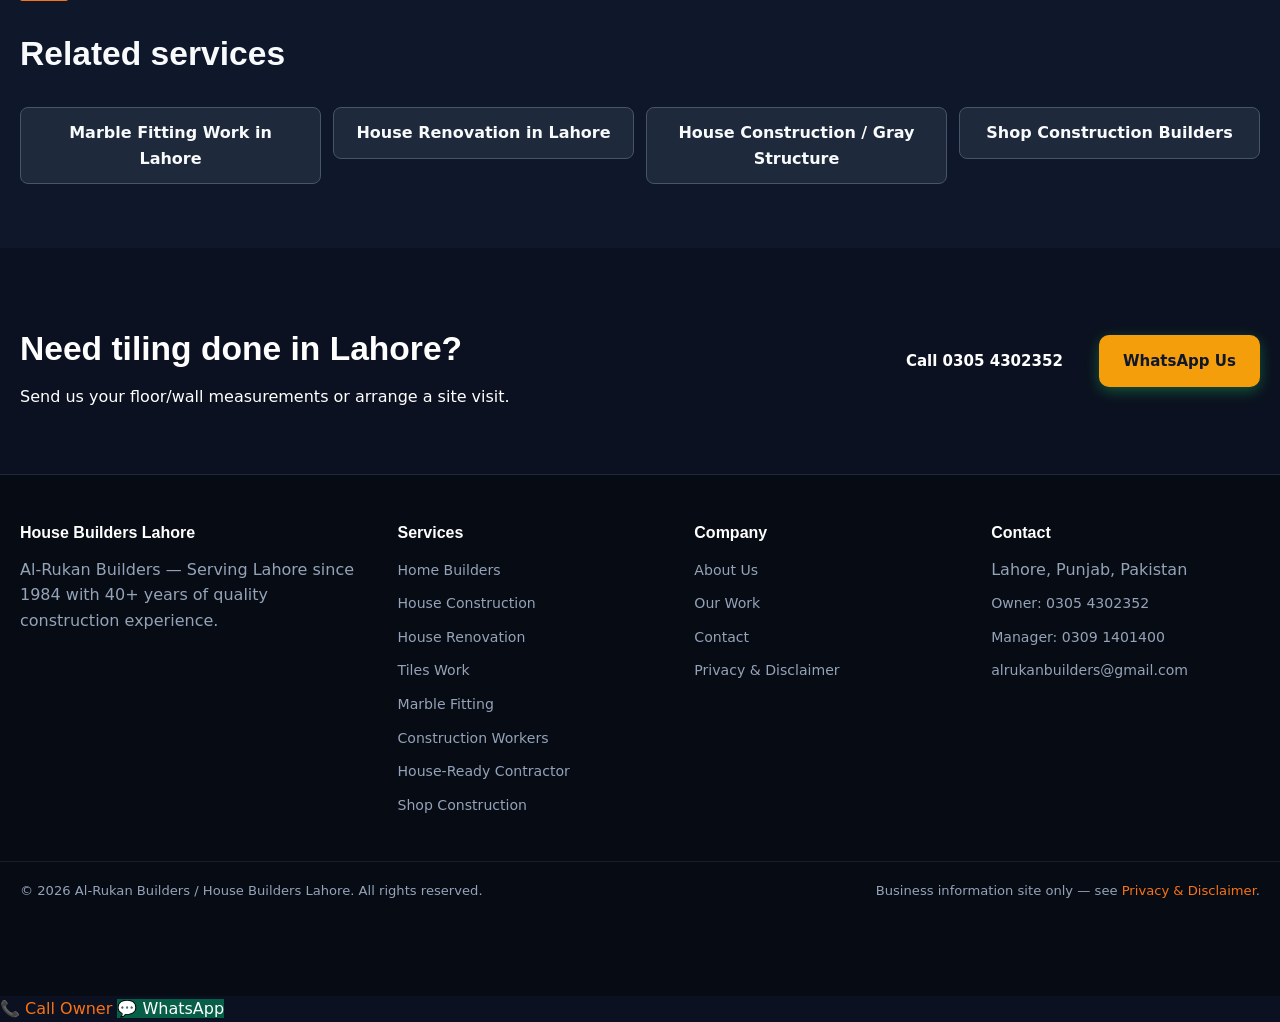
<file: services/tiles-work-in-lahore.html>
<!DOCTYPE html>
<html lang="en">
<head>
<link rel="icon" type="image/png" href="../assets/images/logo.png">
<meta charset="UTF-8">
<meta name="viewport" content="width=device-width, initial-scale=1.0">
<title>Tiles Work in Lahore, Pakistan | Floor &amp; Wall Tiling — House Builders Lahore</title>
<meta name="description" content="Tiles fitting work in Lahore for homes, shops and commercial floors — kitchen, bathroom, courtyard and floor tiling by Al-Rukan Builders' own labour, supervised by our engineer.">
<link rel="canonical" href="https://lahore-construction.work.gd/services/tiles-work-in-lahore.html">
<meta name="robots" content="index, follow">
<link rel="stylesheet" href="../assets/style.css?v=20260917c">
</head>
<body>

<div class="top-strip">
  <div class="container">
    <div class="top-contacts">
      <span data-en="📍 Lahore" data-ur="📍 لاہور">📍 Lahore</span>
      <span class="divider desktop-only">|</span>
      <span>📞 <a href="tel:+923091401400">0309 1401400</a></span>
      <span class="divider desktop-only">|</span>
      <span class="desktop-only">📞 <a href="tel:+923054302352">0305 4302352</a></span>
    </div>
    <div class="top-controls">
      <button class="toggle-btn" id="theme-toggle" type="button" aria-label="Toggle Dark/Light Mode"><span class="icon">🌙</span> <span class="lbl">Dark Mode</span></button>
      <button class="toggle-btn lang-btn" id="lang-toggle" type="button" aria-label="Toggle Language"><span class="icon">🌐</span> <span class="lbl" id="lang-lbl">اردو</span></button>
    </div>
  </div>
</div>
<header class="site-header">
  <div class="container nav-row">
    <a class="brand" href="../index.html" style="text-decoration:none;">
      <img src="../assets/images/logo.png" alt="Al-Rukan Builders Logo" class="brand-logo" width="44" height="44">
      <div class="brand-text"><span class="big">AL-RUKAN BUILDERS</span><span class="small">SERVING LAHORE SINCE 1984 • 40+ YEARS</span></div>
    </a>
    <button class="menu-toggle" id="menu-toggle" aria-label="Toggle navigation">☰</button>
    <nav class="main-nav" id="main-nav">
      <a href="../index.html"><span data-en="Home" data-ur="صفحۂ اول">Home</span></a>
      <a href="../about.html"><span data-en="About Us" data-ur="ہمارے بارے میں">About Us</span></a>
      <a href="house-construction-in-lahore.html" class="active"><span data-en="Services" data-ur="خدمات">Services</span></a>
      <a href="../gallery.html"><span data-en="Our Work" data-ur="ہمارا کام">Our Work</span></a>
      <a href="../contact.html"><span data-en="Contact" data-ur="رابطہ کریں">Contact</span></a>
      <a class="nav-cta" href="https://wa.me/923091401400" target="_blank" rel="noopener"><span data-en="WhatsApp Us" data-ur="واٹس ایپ رابطہ">WhatsApp Us</span></a>
    </nav>
  </div>
</header>

<section class="hero">
  <div class="container hero-inner">
    <div class="eyebrow-plain">TILES WORK IN LAHORE, PAKISTAN</div>
    <h1>Tiling done level, jointed clean, finished properly.</h1>
    <p class="lede">Whether it's a kitchen floor, a bathroom wall, a courtyard, or an entire commercial floor, our tile fitters work under the same supervision as our construction sites — not as a separate, unmanaged trade.</p>
    <div class="hero-actions">
      <a class="btn btn-solid" href="tel:+923054302352">Call for a Quote</a>
      <a class="btn btn-safety" href="https://wa.me/923091401400" target="_blank" rel="noopener"><span data-en="WhatsApp Us" data-ur="واٹس ایپ رابطہ">WhatsApp Us</span></a>
    </div>
  </div>
</section>

<section>
  <div class="container" style="max-width:820px;">
    <div class="rule"></div>
    <h2>What our tiles work covers</h2>
    <p>We fit floor and wall tiles for both new construction and existing homes across Lahore. This includes:</p>
    <ul>
      <li>Kitchen and bathroom floor and wall tiling</li>
      <li>Living room, bedroom and courtyard flooring</li>
      <li>Staircase tiling and skirting</li>
      <li>Retiling over old, cracked or outdated floors during renovation</li>
      <li>Commercial and shop floor tiling for showrooms and offices</li>
      <li>Anti-skid and outdoor tiling for terraces and driveways</li>
    </ul>
    <p>We work with ceramic, porcelain and vitrified tiles based on what the space needs and the client's budget — we will tell you honestly if a cheaper tile is a false economy for a high-traffic area, rather than simply agreeing to whatever is asked.</p>

    <h2>How we approach a tiling job</h2>
    <p>Before laying any tile, our team checks the base surface — level, moisture and any cracks — because tiling over a bad base is the most common reason tiles lift or crack later. We prepare the surface, plan the layout to minimise awkward cuts near doors and corners, and lay tiles with proper spacing and adhesive rather than rushing to finish the area in a day.</p>

    <h2>Pricing</h2>
    <p>Tiling cost in Lahore depends on the tile brand/size chosen, the area to be covered, and the condition of the existing floor. We give a written estimate after seeing the site — we do not quote a fixed "per square foot" number online because it changes site to site.</p>
  </div>
</section>

<section class="section-alt">
  <div class="container">
    <div class="section-head"><div class="rule"></div><h2>Related services</h2></div>
    <ul class="related">
      <li><a href="marble-fitting-in-lahore.html">Marble Fitting Work in Lahore</a></li>
      <li><a href="house-renovation-in-lahore.html">House Renovation in Lahore</a></li>
      <li><a href="house-construction-in-lahore.html">House Construction / Gray Structure</a></li>
      <li><a href="shop-construction-builders-in-lahore.html">Shop Construction Builders</a></li>
    </ul>
  </div>
</section>

<section class="cta-band">
  <div class="container cta-band-inner">
    <div><h2>Need tiling done in Lahore?</h2><p style="color:#F3E4DE;">Send us your floor/wall measurements or arrange a site visit.</p></div>
    <div class="hero-actions" style="margin-top:0;">
      <a class="btn" href="tel:+923054302352">Call 0305 4302352</a>
      <a class="btn btn-safety" href="https://wa.me/923091401400" target="_blank" rel="noopener"><span data-en="WhatsApp Us" data-ur="واٹس ایپ رابطہ">WhatsApp Us</span></a>
    </div>
  </div>
</section>

<footer class="site-footer">
  <div class="container footer-grid">
    <div><h4>House Builders Lahore</h4><p class="small">Al-Rukan Builders — Serving Lahore since 1984 with 40+ years of quality construction experience.</p></div>
    <div><h4>Services</h4><ul>
      <li><a href="home-builders-in-lahore.html">Home Builders</a></li>
      <li><a href="house-construction-in-lahore.html">House Construction</a></li>
      <li><a href="house-renovation-in-lahore.html">House Renovation</a></li>
      <li><a href="tiles-work-in-lahore.html">Tiles Work</a></li>
      <li><a href="marble-fitting-in-lahore.html">Marble Fitting</a></li>
      <li><a href="construction-workers-in-lahore.html">Construction Workers</a></li>
      <li><a href="house-ready-contractor-in-lahore.html">House-Ready Contractor</a></li>
      <li><a href="shop-construction-builders-in-lahore.html">Shop Construction</a></li>
    </ul></div>
    <div><h4>Company</h4><ul>
      <li><a href="../about.html"><span data-en="About Us" data-ur="ہمارے بارے میں">About Us</span></a></li>
      <li><a href="../gallery.html"><span data-en="Our Work" data-ur="ہمارا کام">Our Work</span></a></li>
      <li><a href="../contact.html"><span data-en="Contact" data-ur="رابطہ کریں">Contact</span></a></li>
      <li><a href="../privacy-disclaimer.html">Privacy &amp; Disclaimer</a></li>
    </ul></div>
    <div><h4>Contact</h4><ul>
      <li>Lahore, Punjab, Pakistan</li>
      <li><a href="tel:+923054302352">Owner: 0305 4302352</a></li>
      <li><a href="tel:+923091401400">Manager: 0309 1401400</a></li>
      <li><a href="mailto:alrukanbuilders@gmail.com">alrukanbuilders@gmail.com</a></li>
    </ul></div>
  </div>
  <div class="container footer-bottom"><div>&copy; <span id="y"></span> Al-Rukan Builders / House Builders Lahore. All rights reserved.</div><div>Business information site only — see <a href="../privacy-disclaimer.html">Privacy &amp; Disclaimer</a>.</div></div>
</footer>
<a class="wa-float" href="https://wa.me/923091401400" target="_blank" rel="noopener">WhatsApp</a>
<script>document.getElementById('y').textContent = new Date().getFullYear();</script>

<!-- Mobile Sticky Action Bar -->
<div class="mobile-action-bar">
  <a href="tel:+923054302352" class="mobile-action-btn mobile-action-call">
    <span class="icon">📞</span>
    <span>Call Owner</span>
  </a>
  <a href="https://wa.me/923091401400?text=Hi%20Al-Rukan%20Builders%2C%20I%20need%20a%20construction%20quote" class="mobile-action-btn mobile-action-wa" target="_blank" rel="noopener">
    <span class="icon">💬</span>
    <span>WhatsApp</span>
  </a>
</div>


<script>
(function() {
  var toggle = document.getElementById('menu-toggle');
  var nav = document.getElementById('main-nav');
  if (toggle && nav) {
    toggle.addEventListener('click', function(e) {
      e.stopPropagation();
      var open = nav.classList.toggle('open');
      toggle.textContent = open ? '✕' : '☰';
      toggle.setAttribute('aria-expanded', open ? 'true' : 'false');
    });
    var links = nav.querySelectorAll('a');
    for (var i = 0; i < links.length; i++) {
      links[i].addEventListener('click', function() {
        nav.classList.remove('open');
        toggle.textContent = '☰';
        toggle.setAttribute('aria-expanded', 'false');
      });
    }
    document.addEventListener('click', function(e) {
      if (!nav.contains(e.target) && !toggle.contains(e.target)) {
        nav.classList.remove('open');
        toggle.textContent = '☰';
        toggle.setAttribute('aria-expanded', 'false');
      }
    });
  }
})();
</script>

<script src="../assets/site.js?v=20260917c"></script>
</body>
</html>
</file>
<file: assets/style.css>
:root{--font-main:'Plus Jakarta Sans',system-ui,-apple-system,sans-serif;--font-heading:'Outfit',sans-serif;--font-urdu:'Noto Nastaliq Urdu',serif;--accent:#E05638;--accent-hover:#C94225;--accent-soft:rgba(224,86,56,0.12);--safety:#F59E0B;--wa-green:#25D366;--wa-dark:#1EBE5D;--bg-main:#FFFFFF;--bg-alt:#F8FAFC;--bg-card:#FFFFFF;--border-subtle:#E2E8F0;--border-strong:#CBD5E1;--text-main:#0F172A;--text-muted:#64748B;--text-inverse:#FFFFFF;--shadow-sm:0 1px 3px rgba(15,23,42,0.08);--shadow-md:0 6px 18px rgba(15,23,42,0.08);--shadow-lg:0 14px 32px rgba(15,23,42,0.12);--max:1180px}[data-theme="dark"]{--bg-main:#0B1120;--bg-alt:#0F172A;--bg-card:#1E293B;--border-subtle:#334155;--border-strong:#475569;--text-main:#F8FAFC;--text-muted:#94A3B8;--text-inverse:#0F172A;--shadow-sm:0 1px 3px rgba(0,0,0,0.35);--shadow-md:0 6px 18px rgba(0,0,0,0.45);--shadow-lg:0 14px 32px rgba(0,0,0,0.6)}*,*::before,*::after{box-sizing:border-box}html{scroll-behavior:smooth;-webkit-text-size-adjust:100%}html,body{margin:0;padding:0;width:100%;overflow-x:hidden;font-family:var(--font-main);background-color:var(--bg-main);color:var(--text-main);line-height:1.6;transition:background-color 0.25s ease,color 0.25s ease}[dir="rtl"] body{font-family:var(--font-urdu),var(--font-main);line-height:1.95;text-align:right}[dir="rtl"] h1,[dir="rtl"] h2,[dir="rtl"] h3,[dir="rtl"] h4{font-family:var(--font-urdu),var(--font-heading);line-height:1.6}[dir="rtl"] .tel-link,[dir="rtl"] .phone-num,[dir="rtl"] a[href^="tel:"]{direction:ltr !important;unicode-bidi:embed !important;display:inline-block}.container{width:100%;max-width:var(--max);margin-left:auto;margin-right:auto;padding-left:20px;padding-right:20px}@media (max-width:640px){.container{padding-left:14px;padding-right:14px}}h1,h2,h3,h4{font-family:var(--font-heading);font-weight:700;color:var(--text-main);line-height:1.25;margin:0 0 12px 0;word-break:break-word}h1{font-size:clamp(1.75rem,5vw,2.75rem)}h2{font-size:clamp(1.4rem,3.8vw,2.1rem);margin-top:32px;margin-bottom:14px}.notice{background:var(--bg-alt);border-left:4px solid var(--accent);padding:14px 18px;border-radius:8px;margin:20px 0;color:var(--text-muted);font-size:0.95rem;line-height:1.6}[dir="rtl"] .notice{border-left:none;border-right:4px solid var(--accent)}h3{font-size:clamp(1.15rem,2.5vw,1.45rem)}h4{font-size:1.05rem}p{margin:0 0 16px 0;color:var(--text-muted)}a{color:var(--accent);text-decoration:none;transition:color 0.15s ease}a:hover{color:var(--accent-hover)}.top-strip{background:#0B1120;color:#94A3B8;font-size:0.82rem;border-bottom:1px solid #1E293B;padding:6px 0}.top-strip .container{display:flex;align-items:center;justify-content:space-between;flex-wrap:wrap;gap:8px 16px}.top-contacts{display:flex;align-items:center;gap:12px;flex-wrap:wrap}.top-strip a{color:#E2E8F0;font-weight:600}.top-strip a:hover{color:var(--safety)}.top-strip .divider{opacity:0.3}.top-controls{display:flex;align-items:center;gap:8px}.toggle-btn{display:inline-flex;align-items:center;gap:6px;background:rgba(255,255,255,0.08);border:1px solid rgba(255,255,255,0.15);color:#F8FAFC;padding:4px 10px;border-radius:6px;font-size:0.78rem;font-weight:600;cursor:pointer;transition:all 0.15s ease}.toggle-btn:hover{background:rgba(255,255,255,0.16);border-color:var(--safety)}@media (max-width:600px){.top-contacts span:nth-child(3),.top-contacts span:nth-child(4){display:none}}.site-header{position:sticky;top:0;z-index:90;background:var(--bg-card);border-bottom:1px solid var(--border-subtle);backdrop-filter:blur(12px);-webkit-backdrop-filter:blur(12px)}.nav-row{display:flex;align-items:center;justify-content:space-between;flex-wrap:wrap;padding:12px 0;gap:12px}.brand{display:flex;align-items:center;gap:10px;text-decoration:none;min-width:0;flex-shrink:1}.brand-mark{width:38px;height:38px;background:linear-gradient(135deg,var(--accent) 0%,var(--safety) 100%);border-radius:9px;display:flex;align-items:center;justify-content:center;color:#fff;font-weight:800;font-size:1.15rem;box-shadow:0 4px 10px rgba(224,86,56,0.3);flex-shrink:0}.brand-mark::before{content:"AR"}.brand-text{min-width:0}.brand-text .big{display:block;font-size:1.15rem;color:var(--text-main);font-weight:800;letter-spacing:-0.02em;white-space:normal;text-align:center;max-width:100%}.brand-text .small{display:block;font-size:0.68rem;letter-spacing:0.04em;color:var(--text-muted);font-weight:700;margin-top:1px;white-space:normal;text-align:center;max-width:100%}nav.main-nav{display:flex;gap:4px;align-items:center}nav.main-nav a{color:var(--text-main);font-weight:600;font-size:0.9rem;padding:8px 12px;border-radius:8px;white-space:normal;text-align:center;max-width:100%}nav.main-nav a:hover{background:var(--bg-alt);color:var(--accent)}.nav-cta{display:inline-flex;align-items:center;gap:6px;background:linear-gradient(135deg,var(--accent) 0%,var(--accent-hover) 100%);color:#FFFFFF !important;padding:8px 16px;font-weight:700;border-radius:8px;box-shadow:0 4px 12px rgba(224,86,56,0.25)}.nav-cta:hover{transform:translateY(-1px);box-shadow:0 6px 16px rgba(224,86,56,0.35)}.menu-toggle{display:none}@media (max-width:920px){.menu-toggle{display:inline-flex;align-items:center;justify-content:center;background:var(--bg-alt);border:1px solid var(--border-strong);color:var(--text-main);width:40px;height:40px;border-radius:8px;font-size:1.25rem;cursor:pointer;flex-shrink:0}nav.main-nav{display:none;width:100%;order:3;flex-direction:column;gap:6px;background:var(--bg-card);border-top:1px solid var(--border-subtle);padding:12px 0 6px;margin-top:8px}nav.main-nav.open{display:flex;animation:fadeInDown 0.2s ease-out}nav.main-nav a{width:100%;padding:11px 14px;font-size:0.95rem;background:var(--bg-alt)}.nav-cta{justify-content:center;margin-top:4px}}@keyframes fadeInDown{from{opacity:0;transform:translateY(-8px)}to{opacity:1;transform:translateY(0)}}@media (max-width:480px){.brand-text .big{font-size:1rem}.brand-text .small{font-size:0.62rem}}.hero{position:relative;overflow:hidden;background:linear-gradient(135deg,#0B1120 0%,#1E293B 100%);color:#FFFFFF;border-bottom:1px solid #1E293B}.hero::before{content:"";position:absolute;inset:0;background-image:radial-gradient(circle at 10% 20%,rgba(224,86,56,0.16) 0%,transparent 45%),radial-gradient(circle at 90% 80%,rgba(245,158,11,0.12) 0%,transparent 45%);pointer-events:none}.hero-inner{padding:56px 20px 48px;position:relative;z-index:1}@media (max-width:640px){.hero-inner{padding:36px 14px 32px}}.hero-badge{display:inline-flex;align-items:center;gap:8px;color:var(--safety);font-weight:700;font-size:0.82rem;background:rgba(245,158,11,0.12);padding:6px 14px;border-radius:30px;border:1px solid rgba(245,158,11,0.3);margin-bottom:18px;max-width:100%;word-break:break-word}.hero h1{color:#FFFFFF;max-width:24ch;margin-bottom:16px}.hero .lede{color:#CBD5E1;font-size:clamp(0.98rem,2.2vw,1.15rem);max-width:64ch;line-height:1.65;margin-bottom:24px}.hero-actions{display:flex;flex-wrap:wrap;gap:12px;margin-top:24px}@media (max-width:580px){.hero-actions{flex-direction:column}.hero-actions .btn{width:100%;text-align:center}}.btn{display:inline-flex;align-items:center;justify-content:center;gap:8px;padding:12px 22px;font-weight:700;font-size:0.94rem;border-radius:10px;border:2px solid transparent;color:#FFFFFF;cursor:pointer;transition:all 0.15s ease;white-space:normal;text-align:center;max-width:100%}.btn-solid{background:#B83216;background:linear-gradient(135deg,#B83216 0%,#9C240E 100%);color:#FFFFFF !important;box-shadow:0 4px 14px rgba(184,50,22,0.35)}.btn-solid:hover{transform:translateY(-2px);box-shadow:0 6px 18px rgba(224,86,56,0.45);color:#fff}.btn-safety{background:var(--wa-green);box-shadow:0 4px 14px rgba(37,211,102,0.35);color:#fff !important}.btn-safety:hover{background:var(--wa-dark);transform:translateY(-2px);color:#fff !important}.btn-outline{border-color:rgba(255,255,255,0.3);background:rgba(255,255,255,0.06)}.btn-outline:hover{background:rgba(255,255,255,0.15);border-color:#fff}.guarantees-grid{display:grid;grid-template-columns:repeat(4,1fr);gap:16px;margin-top:40px;border-top:1px solid rgba(255,255,255,0.1);padding-top:28px}@media (max-width:900px){.guarantees-grid{grid-template-columns:repeat(2,1fr);gap:14px}}@media (max-width:480px){.guarantees-grid{grid-template-columns:1fr;gap:12px}}.g-card{background:rgba(255,255,255,0.04);border:1px solid rgba(255,255,255,0.08);border-radius:12px;padding:16px;transition:all 0.2s ease}.g-card:hover{background:rgba(255,255,255,0.08);border-color:rgba(245,158,11,0.4)}.g-icon{font-size:1.6rem;margin-bottom:10px}.g-card h3{color:#FFFFFF;font-size:1rem;margin-bottom:6px}.g-card p{color:#94A3B8;font-size:0.85rem;margin:0;line-height:1.5}section{padding:64px 0}@media (max-width:640px){section{padding:44px 0}}.section-alt{background-color:var(--bg-alt)}.section-head{margin-bottom:36px}.section-head.center{text-align:center}.section-head p{font-size:clamp(0.95rem,2vw,1.05rem);max-width:62ch;margin:0 auto}.rule{width:48px;height:4px;background:var(--accent);border-radius:2px;margin-bottom:14px}.rule.center{margin-left:auto;margin-right:auto}.calc-section{background:var(--bg-alt);overflow:hidden}.calculator-card{display:grid;grid-template-columns:1.25fr 0.85fr;gap:32px;background:var(--bg-main);border:1px solid var(--border-subtle);border-radius:16px;padding:32px;box-shadow:var(--shadow-md);width:100%;max-width:100%;box-sizing:border-box}@media (max-width:880px){.calculator-card{grid-template-columns:100%;padding:16px 14px;gap:20px}}.calc-field{margin-bottom:24px}.calc-label{display:block;font-weight:700;margin-bottom:10px;font-size:0.95rem;color:var(--text-main)}.pill-group{display:grid;grid-template-columns:1fr 1fr;gap:8px;width:100%;box-sizing:border-box}@media (max-width:480px){#stories-group{grid-template-columns:1fr}}.pill-btn{background:var(--bg-alt);border:1.5px solid var(--border-subtle);color:var(--text-main);padding:10px 8px;border-radius:10px;font-weight:600;font-size:0.84rem;cursor:pointer;transition:all 0.15s ease;text-align:center;word-break:break-word;white-space:normal;width:100%;box-sizing:border-box;min-width:0}.pill-btn:hover{border-color:var(--accent);background:var(--accent-soft)}.pill-btn.active{background:var(--accent);border-color:var(--accent);color:#FFFFFF;box-shadow:0 4px 10px rgba(224,86,56,0.25)}.scope-options{display:grid;gap:10px}.scope-box{display:flex;gap:12px;padding:14px;border:1.5px solid var(--border-subtle);border-radius:12px;cursor:pointer;background:var(--bg-card);transition:all 0.15s ease;align-items:flex-start}.scope-box:hover{border-color:var(--accent);background:var(--accent-soft)}.scope-box.active{border-color:var(--accent);background:rgba(224,86,56,0.05);box-shadow:0 0 0 1px var(--accent)}.scope-box input{margin-top:3px;accent-color:var(--accent);cursor:pointer;flex-shrink:0}.scope-content{min-width:0}.scope-title{display:block;font-weight:700;color:var(--text-main);font-size:0.94rem}.scope-sub{display:block;font-size:0.82rem;color:var(--text-muted);margin-top:3px;line-height:1.45}.calc-result-box{background:var(--bg-card);border:2px solid var(--safety);border-radius:14px;padding:20px 16px;display:flex;flex-direction:column;justify-content:space-between;box-shadow:var(--shadow-sm);height:fit-content;width:100%;max-width:100%;box-sizing:border-box;overflow:hidden}.calc-result-box .btn{width:100%;white-space:normal;line-height:1.35;padding:12px 14px;font-size:0.88rem;box-sizing:border-box}.result-header{border-bottom:1px solid var(--border-subtle);padding-bottom:14px;margin-bottom:16px}.result-badge{color:var(--safety);font-weight:700;font-size:0.78rem;letter-spacing:0.05em;text-transform:uppercase}.result-area{font-size:0.92rem;color:var(--text-muted);margin-top:4px}.result-amount{margin:16px 0}.result-lbl{font-size:0.85rem;color:var(--text-muted);display:block;margin-bottom:6px}.result-val{font-family:var(--font-heading);font-size:clamp(1.4rem,4vw,2.1rem);font-weight:800;color:var(--accent);line-height:1.25;word-break:break-word}.result-disclaimer{font-size:0.78rem;color:var(--text-muted);line-height:1.45;margin-top:14px}.comparison-table-wrapper{overflow-x:auto;-webkit-overflow-scrolling:touch;background:var(--bg-card);border-radius:14px;border:1px solid var(--border-subtle);box-shadow:var(--shadow-sm);margin:0 auto;max-width:100%}.comparison-table{width:100%;min-width:620px;border-collapse:collapse;text-align:left}[dir="rtl"] .comparison-table{text-align:right}.comparison-table th,.comparison-table td{padding:14px 18px;border-bottom:1px solid var(--border-subtle);font-size:0.9rem;vertical-align:top}.comparison-table th{background:var(--bg-alt);font-weight:700;color:var(--text-main);white-space:normal;text-align:center;max-width:100%}.comparison-table th.bad-col{background:rgba(239,68,68,0.08);color:#DC2626}.comparison-table th.good-col{background:rgba(34,197,94,0.08);color:#16A34A}.comparison-table td.bad{background:rgba(239,68,68,0.03);color:#DC2626;font-size:0.86rem}.comparison-table td.good{background:rgba(34,197,94,0.03);color:var(--text-main);font-weight:600;font-size:0.86rem}.comparison-table .feat-title{font-weight:700;color:var(--text-main);white-space:normal;text-align:center;max-width:100%}.table-scroll-hint{display:none;font-size:0.78rem;color:var(--text-muted);text-align:center;margin-top:8px}@media (max-width:768px){.table-scroll-hint{display:block}}.grid{display:grid;gap:20px}.grid-3{grid-template-columns:repeat(auto-fit,minmax(min(100%,280px),1fr))}.service-card{background:var(--bg-card);border:1px solid var(--border-subtle);border-radius:14px;padding:24px;box-shadow:var(--shadow-sm);display:flex;flex-direction:column;transition:all 0.2s ease}.service-card:hover{transform:translateY(-3px);border-color:var(--accent);box-shadow:var(--shadow-md)}.service-icon{font-size:2.2rem;margin-bottom:14px}.service-card h3{margin-bottom:10px}.service-card p{font-size:0.9rem;line-height:1.55;margin-bottom:16px;flex-grow:1}.service-link{font-weight:700;font-size:0.9rem;display:inline-flex;align-items:center;gap:6px}.section-dark{background:#0B1120;color:#FFFFFF}.section-dark h2{color:#FFFFFF}.section-dark p{color:#94A3B8}.lead-wrapper{display:grid;grid-template-columns:1.1fr 0.9fr;gap:36px;align-items:start}@media (max-width:880px){.lead-wrapper{grid-template-columns:1fr;gap:28px}}.eyebrow-plain{color:var(--safety);font-weight:700;font-size:0.85rem;letter-spacing:0.05em;margin-bottom:10px}.direct-contact-cards{display:grid;gap:12px;margin-top:24px}.c-card{background:rgba(255,255,255,0.05);border:1px solid rgba(255,255,255,0.1);border-radius:12px;padding:14px 18px;display:flex;align-items:center;gap:14px}.c-icon{font-size:1.5rem;flex-shrink:0}.c-info{min-width:0}.c-lbl{display:block;font-size:0.78rem;color:#94A3B8;font-weight:600}.c-val{color:#FFFFFF;font-weight:700;font-size:1.05rem}.c-val:hover{color:var(--safety)}.lead-form-box{background:var(--bg-card);border-radius:16px;padding:28px;color:var(--text-main);box-shadow:var(--shadow-lg);border:1px solid var(--border-subtle)}@media (max-width:480px){.lead-form-box{padding:20px 16px}}.lead-form-box h3{margin-bottom:8px}.form-group{margin-bottom:16px}.form-group label{display:block;font-weight:700;font-size:0.88rem;margin-bottom:6px;color:var(--text-main)}.form-group input,.form-group select{width:100%;padding:12px 14px;border:1px solid var(--border-strong);border-radius:8px;font-size:1rem;background:var(--bg-main);color:var(--text-main);font-family:inherit;transition:border-color 0.15s ease}.form-group input:focus,.form-group select:focus{outline:2px solid var(--accent);border-color:transparent}footer.site-footer{background:#070B14;color:#94A3B8;padding:48px 0 24px;border-top:1px solid #1E293B}.footer-grid{display:grid;gap:28px;grid-template-columns:1.3fr 1fr 1fr 1fr}@media (max-width:820px){.footer-grid{grid-template-columns:1fr 1fr}}@media (max-width:480px){.footer-grid{grid-template-columns:1fr;gap:24px}}.footer-grid h4{color:#FFFFFF;margin-bottom:14px;font-size:1rem}.footer-grid ul{list-style:none;margin:0;padding:0}.footer-grid li{margin-bottom:8px}.footer-grid a{color:#94A3B8;font-size:0.88rem}.footer-grid a:hover{color:#FFFFFF}.footer-bottom{border-top:1px solid rgba(255,255,255,0.08);margin-top:36px;padding-top:18px;display:flex;flex-wrap:wrap;justify-content:space-between;gap:12px;font-size:0.82rem}.wa-float{position:fixed;bottom:24px;right:24px;background:var(--wa-green);color:#FFFFFF;padding:12px 20px;border-radius:30px;font-weight:700;font-size:0.95rem;display:flex;align-items:center;gap:8px;box-shadow:0 6px 20px rgba(37,211,102,0.45);z-index:80;transition:transform 0.2s ease}[dir="rtl"] .wa-float{right:auto;left:24px}.wa-float:hover{transform:translateY(-2px);color:#fff}.mobile-sticky-bar{display:none}@media (max-width:768px){body{padding-bottom:74px}.wa-float{display:none}.mobile-sticky-bar{display:flex;position:fixed;bottom:0;left:0;right:0;z-index:999;background:#0B1120;padding:8px 12px calc(8px + env(safe-area-inset-bottom,0px));gap:10px;box-shadow:0 -4px 18px rgba(0,0,0,0.4);border-top:1px solid #1E293B}.mobile-sticky-bar a{flex:1;display:flex;align-items:center;justify-content:center;gap:8px;padding:12px;border-radius:10px;font-weight:700;font-size:0.92rem;color:#FFFFFF}.mobile-sticky-bar a.call-btn{background:#1E293B;border:1px solid #334155}.mobile-sticky-bar a.wa-btn{background:var(--wa-green)}}html,body{overflow-x:hidden !important;width:100% !important;max-width:100vw !important;position:relative}.container,.calc-form,.calculator-card,.calc-result-box,.scope-box,.scope-options{max-width:100% !important;box-sizing:border-box !important;min-width:0 !important}.scope-box{width:100%;box-sizing:border-box}.scope-content{min-width:0;flex:1;word-break:break-word}.eyebrow-plain{color:var(--accent);font-weight:700;font-size:0.92rem;letter-spacing:0.04em;text-transform:uppercase;margin-bottom:12px}.hero-stats{display:grid;grid-template-columns:repeat(auto-fit,minmax(min(100%,140px),1fr));gap:16px;margin-top:36px;padding-top:24px;border-top:1px solid var(--border-subtle)}.hero-stats>div{padding:10px 14px;background:var(--bg-card);border:1px solid var(--border-subtle);border-radius:10px}.hero-stats .num{font-family:'Outfit',sans-serif;font-weight:800;font-size:1.75rem;color:var(--accent);line-height:1.1;display:block}.hero-stats .lbl{font-size:0.82rem;color:var(--text-muted);margin-top:4px}.contact-grid{display:grid;grid-template-columns:1.1fr 0.9fr;gap:28px;align-items:start}@media (max-width:820px){.contact-grid{grid-template-columns:1fr;gap:20px}}.people{list-style:none;margin:0;padding:0;display:flex;flex-direction:column;gap:12px}.people li{display:flex;justify-content:space-between;align-items:center;gap:12px;flex-wrap:wrap;padding:14px 18px;background:var(--bg-card);border:1px solid var(--border-subtle);border-radius:10px;box-shadow:var(--shadow-sm)}.people .name{font-weight:700;color:var(--text-main)}.people .role{color:var(--accent);font-size:0.85rem;font-weight:600}.people a{color:var(--primary);font-weight:700;word-break:break-word}.photo-slot{background:repeating-linear-gradient(135deg,var(--bg-alt) 0 4px,var(--bg-card) 4px 16px);border:2px dashed var(--border-strong);border-radius:12px;min-height:190px;display:flex;align-items:center;justify-content:center;text-align:center;color:var(--text-muted);font-size:0.9rem;font-weight:600;padding:18px;box-sizing:border-box;max-width:100%}.bp-card{position:relative;background:var(--bg-card);border:1px solid var(--border-subtle);border-radius:12px;padding:24px;box-shadow:var(--shadow-sm);box-sizing:border-box;max-width:100%}.bp-card::before,.bp-card::after{content:"";position:absolute;width:14px;height:14px;border-top:3px solid var(--accent);border-left:3px solid var(--accent);top:-1px;left:-1px}.bp-card::after{top:auto;left:auto;bottom:-1px;right:-1px;border:none;border-bottom:3px solid var(--accent);border-right:3px solid var(--accent)}.bp-card h3{margin-top:0;margin-bottom:8px;color:var(--text-main)}.bp-card p{margin-bottom:0;color:var(--text-muted)}.cta-band{background:linear-gradient(135deg,var(--primary) 0%,var(--primary-dark) 100%);color:#ffffff;padding:48px 0;border-radius:0}.cta-band h2,.cta-band p,.cta-band strong{color:#ffffff !important}.cta-band-inner{display:flex;flex-wrap:wrap;justify-content:space-between;align-items:center;gap:24px}@media (max-width:640px){.cta-band-inner{flex-direction:column;align-items:stretch;text-align:center}.cta-band-inner .btn{width:100%}}.related{list-style:none;margin:0;padding:0;display:grid;gap:12px;grid-template-columns:repeat(auto-fit,minmax(min(100%,200px),1fr))}.related a{display:block;border:1px solid var(--border-strong);border-radius:8px;padding:12px 16px;font-weight:600;color:var(--text-main);background:var(--bg-card);transition:all 0.2s ease;text-decoration:none;text-align:center}.related a:hover{border-color:var(--primary);background:var(--primary);color:#ffffff;text-decoration:none}.steps{display:grid;gap:16px;grid-template-columns:repeat(auto-fit,minmax(min(100%,220px),1fr));margin:24px 0}.step{padding:22px 20px;background:var(--bg-card);border:1px solid var(--border-subtle);border-radius:12px;box-shadow:var(--shadow-sm);box-sizing:border-box}.step .n{font-family:'Outfit',sans-serif;font-weight:800;font-size:1.8rem;color:var(--accent);display:block;margin-bottom:8px;line-height:1}.btn-solid{background:#B83216 !important;border-color:#9C240E !important;color:#ffffff !important}.btn-solid:hover{background:var(--accent-hover);border-color:var(--accent-hover)}.btn-safety{background:#f59e0b;border-color:#f59e0b;color:#0f172a !important}.btn-safety:hover{background:#d97706;border-color:#d97706}.section-alt{background:var(--bg-alt)}.section-dark{background:#090d16;color:#f1f5f9}.section-tight{padding:36px 0}.section-head{margin-bottom:32px}.rule{border:none;border-top:1px solid var(--border-subtle);margin:32px 0}.rule-light{border:none;border-top:1px solid rgba(255,255,255,0.12);margin:28px 0}@media (max-width:768px){body{padding-bottom:74px !important}}.brand-logo{width:44px;height:44px;object-fit:contain;border-radius:8px;background:var(--bg-card);padding:2px;border:1px solid var(--border-subtle);flex-shrink:0}.gallery-grid{display:grid;grid-template-columns:repeat(auto-fit,minmax(min(100%,320px),1fr));gap:22px;margin-top:24px}.gallery-card{background:var(--bg-card);border:1px solid var(--border-subtle);border-radius:14px;overflow:hidden;box-shadow:var(--shadow-sm);display:flex;flex-direction:column;transition:transform 0.25s ease,box-shadow 0.25s ease,border-color 0.25s ease}.gallery-card:hover{transform:translateY(-4px);box-shadow:var(--shadow-md);border-color:var(--primary)}.gallery-thumb-wrapper{position:relative;width:100%;aspect-ratio:16 / 11;overflow:hidden;background:var(--bg-alt)}.gallery-thumb-wrapper img{width:100%;height:100%;object-fit:cover;transition:transform 0.4s ease;display:block}.gallery-card:hover .gallery-thumb-wrapper img{transform:scale(1.04)}.gallery-card-body{padding:18px 20px;flex:1;display:flex;flex-direction:column}.gallery-card-body h3{font-size:1.12rem;margin-top:0;margin-bottom:8px;color:var(--text-main);line-height:1.3}.gallery-card-body p{color:var(--text-muted);font-size:0.9rem;margin-bottom:12px;line-height:1.5;flex:1}.gallery-card-tag{display:inline-block;align-self:flex-start;font-size:0.76rem;font-weight:700;letter-spacing:0.04em;text-transform:uppercase;padding:4px 10px;border-radius:6px;background:var(--bg-alt);color:var(--accent);border:1px solid var(--border-subtle)}@media (max-width:480px){.brand-logo{width:38px;height:38px}}.top-strip{background:#0B1120;color:#94A3B8;font-size:0.82rem;border-bottom:1px solid #1E293B;padding:6px 0;line-height:1.4}.top-strip .container{display:flex;align-items:center;justify-content:space-between;flex-wrap:wrap;gap:8px 16px}.top-contacts{display:flex;align-items:center;gap:12px;flex-wrap:wrap}.top-controls{display:flex;align-items:center;gap:8px}.toggle-btn{display:inline-flex;align-items:center;gap:6px;background:rgba(255,255,255,0.08);border:1px solid rgba(255,255,255,0.15);color:#F1F5F9;padding:5px 12px;border-radius:999px;font-size:0.78rem;font-weight:600;cursor:pointer;transition:all 0.2s ease;white-space:nowrap}.toggle-btn:hover{background:rgba(255,255,255,0.16);border-color:rgba(255,255,255,0.3)}@media (max-width:640px){.top-strip{padding:7px 0}.top-strip .container{display:flex;flex-direction:row;justify-content:space-between;align-items:center;gap:8px}.top-contacts{gap:8px;font-size:0.76rem}.top-contacts .desktop-only{display:none !important}.top-controls{gap:6px;flex-shrink:0}.toggle-btn{padding:4px 9px;font-size:0.72rem;gap:4px}}.direct-contact-cards{display:flex;flex-direction:column;gap:14px;margin-top:24px}.c-card{background:rgba(255,255,255,0.05);border:1px solid rgba(255,255,255,0.12);border-radius:14px;padding:16px 18px;display:flex;flex-direction:column;gap:12px;transition:border-color 0.2s,background 0.2s}.c-card:hover{border-color:rgba(245,158,11,0.4);background:rgba(255,255,255,0.08)}.c-card-header{display:flex;justify-content:space-between;align-items:center;flex-wrap:wrap;gap:6px 12px}.c-role{font-size:0.75rem;text-transform:uppercase;letter-spacing:0.06em;color:#94A3B8;font-weight:700}.c-person{color:#FFFFFF;font-size:0.98rem;font-weight:700}.c-card-actions{display:grid;grid-template-columns:1fr 1fr;gap:10px;width:100%}.c-action-btn{display:inline-flex;align-items:center;justify-content:center;gap:8px;padding:10px 14px;border-radius:10px;font-weight:600;font-size:0.88rem;text-decoration:none;white-space:nowrap;transition:all 0.2s ease;min-height:42px}.c-call-btn{background:rgba(255,255,255,0.1);color:#FFFFFF;border:1px solid rgba(255,255,255,0.2)}.c-call-btn:hover{background:rgba(255,255,255,0.2);color:var(--safety);border-color:var(--safety)}.c-wa-btn{background:#0B5E54;color:#FFFFFF !important;border:1px solid #148072}.c-wa-btn:hover{background:#25D366;color:#0B1120 !important}.c-email-btn{grid-column:1 / -1;background:rgba(255,255,255,0.06);color:#F1F5F9;border:1px solid rgba(255,255,255,0.14)}.c-email-btn:hover{background:rgba(255,255,255,0.12);color:var(--safety)}@media (max-width:420px){.c-card-actions{grid-template-columns:1fr 1fr;gap:8px}.c-action-btn{padding:8px 10px;font-size:0.8rem;gap:6px}}img{max-width:100%;height:auto}.gallery-grid{display:grid;grid-template-columns:repeat(auto-fit,minmax(min(100%,340px),1fr));gap:24px;margin-top:24px}@media (max-width:640px){.gallery-grid{grid-template-columns:1fr !important;gap:20px !important}}.gallery-card{background:var(--bg-card);border:1px solid var(--border-subtle);border-radius:14px;overflow:hidden;box-shadow:var(--shadow-sm);display:flex;flex-direction:column;transition:transform 0.25s ease,box-shadow 0.25s ease}.gallery-card:hover{transform:translateY(-3px);box-shadow:var(--shadow-md)}.gallery-thumb-wrap,.gallery-thumb-wrapper{position:relative;width:100%;background:#090e1a;overflow:hidden;display:flex;align-items:center;justify-content:center;cursor:pointer}.gallery-thumb-wrap img,.gallery-thumb-wrapper img{width:100%;height:auto;max-height:460px;object-fit:contain !important;display:block;transition:transform 0.3s ease}.gallery-card:hover .gallery-thumb-wrap img,.gallery-card:hover .gallery-thumb-wrapper img{transform:scale(1.02)}.image-modal{display:none;position:fixed;inset:0;z-index:10000;background:rgba(0,0,0,0.92);align-items:center;justify-content:center;padding:16px;backdrop-filter:blur(8px)}.image-modal.active{display:flex}.image-modal img{max-width:95vw;max-height:90vh;object-fit:contain;border-radius:8px;box-shadow:0 10px 40px rgba(0,0,0,0.8)}.image-modal-close{position:absolute;top:18px;right:22px;background:rgba(255,255,255,0.15);border:none;color:#fff;font-size:2rem;width:44px;height:44px;border-radius:50%;cursor:pointer;display:flex;align-items:center;justify-content:center;line-height:1}.site-header{padding:0}.nav-row{display:flex;align-items:center;justify-content:space-between;padding:10px 0}.brand{display:flex;align-items:center;gap:12px;text-decoration:none}.brand-logo{width:44px;height:44px;border-radius:8px;object-fit:contain}.brand-text{display:flex;flex-direction:column}.brand-text .big{font-weight:800;font-size:1.15rem;line-height:1.2;color:var(--text-main);text-align:left}[dir="rtl"] .brand-text .big{text-align:right}.brand-text .small{font-size:0.65rem;font-weight:600;color:var(--text-muted);letter-spacing:0.05em;text-align:left}[dir="rtl"] .brand-text .small{text-align:right}@media (max-width:480px){.brand-logo{width:38px;height:38px}.brand-text .big{font-size:1rem}.brand-text .small{font-size:0.6rem}.top-strip{font-size:0.75rem;padding:6px 0}.top-strip .container{padding-left:12px;padding-right:12px}}.site-footer{padding-bottom:95px !important;position:relative;z-index:10}.site-footer a{position:relative;z-index:12}.goog-te-banner-frame,.goog-te-banner-frame.skiptranslate,iframe[id=":1.container"],#goog-gt-tt,.goog-te-balloon-frame{display:none !important;visibility:hidden !important;height:0 !important;width:0 !important}body{top:0px !important;position:static !important}.skiptranslate{display:none !important}.sr-only{position:absolute;width:1px;height:1px;padding:0;margin:-1px;overflow:hidden;clip:rect(0,0,0,0);white-space:nowrap;border-width:0}:root{--accent:#C4381C;--accent-hover:#A82E15;--wa-green:#15803D;--wa-dark:#166534}[data-theme="dark"]{--accent:#F97316;--accent-hover:#EA580C}[data-theme="dark"] .bad{color:#F87171 !important}[data-theme="dark"] .good{color:#4ADE80 !important}[data-theme="dark"] th.bad-col{color:#FCA5A5 !important}[data-theme="dark"] th.good-col{color:#86EFAC !important}[data-theme="dark"] .card-link{color:#FB923C !important}.pill-btn.active{background:#B91C1C !important;color:#FFFFFF !important}.btn-wa,.nav-cta,.mobile-action-wa,.wa-float{background:#15803D !important;color:#FFFFFF !important}.btn-wa,.nav-cta,.mobile-action-wa,.wa-float{background-color:#065F46 !important;color:#FFFFFF !important}.btn-lead,.btn-primary{background-color:#991B1B !important;color:#FFFFFF !important}[data-theme="dark"] .btn-lead,[data-theme="dark"] .btn-primary{background-color:#DC2626 !important;color:#FFFFFF !important}.btn-solid,.btn-solid span{color:#FFFFFF !important}.c-wa-btn,.c-wa-btn span{color:#FFFFFF !important}
</file>
